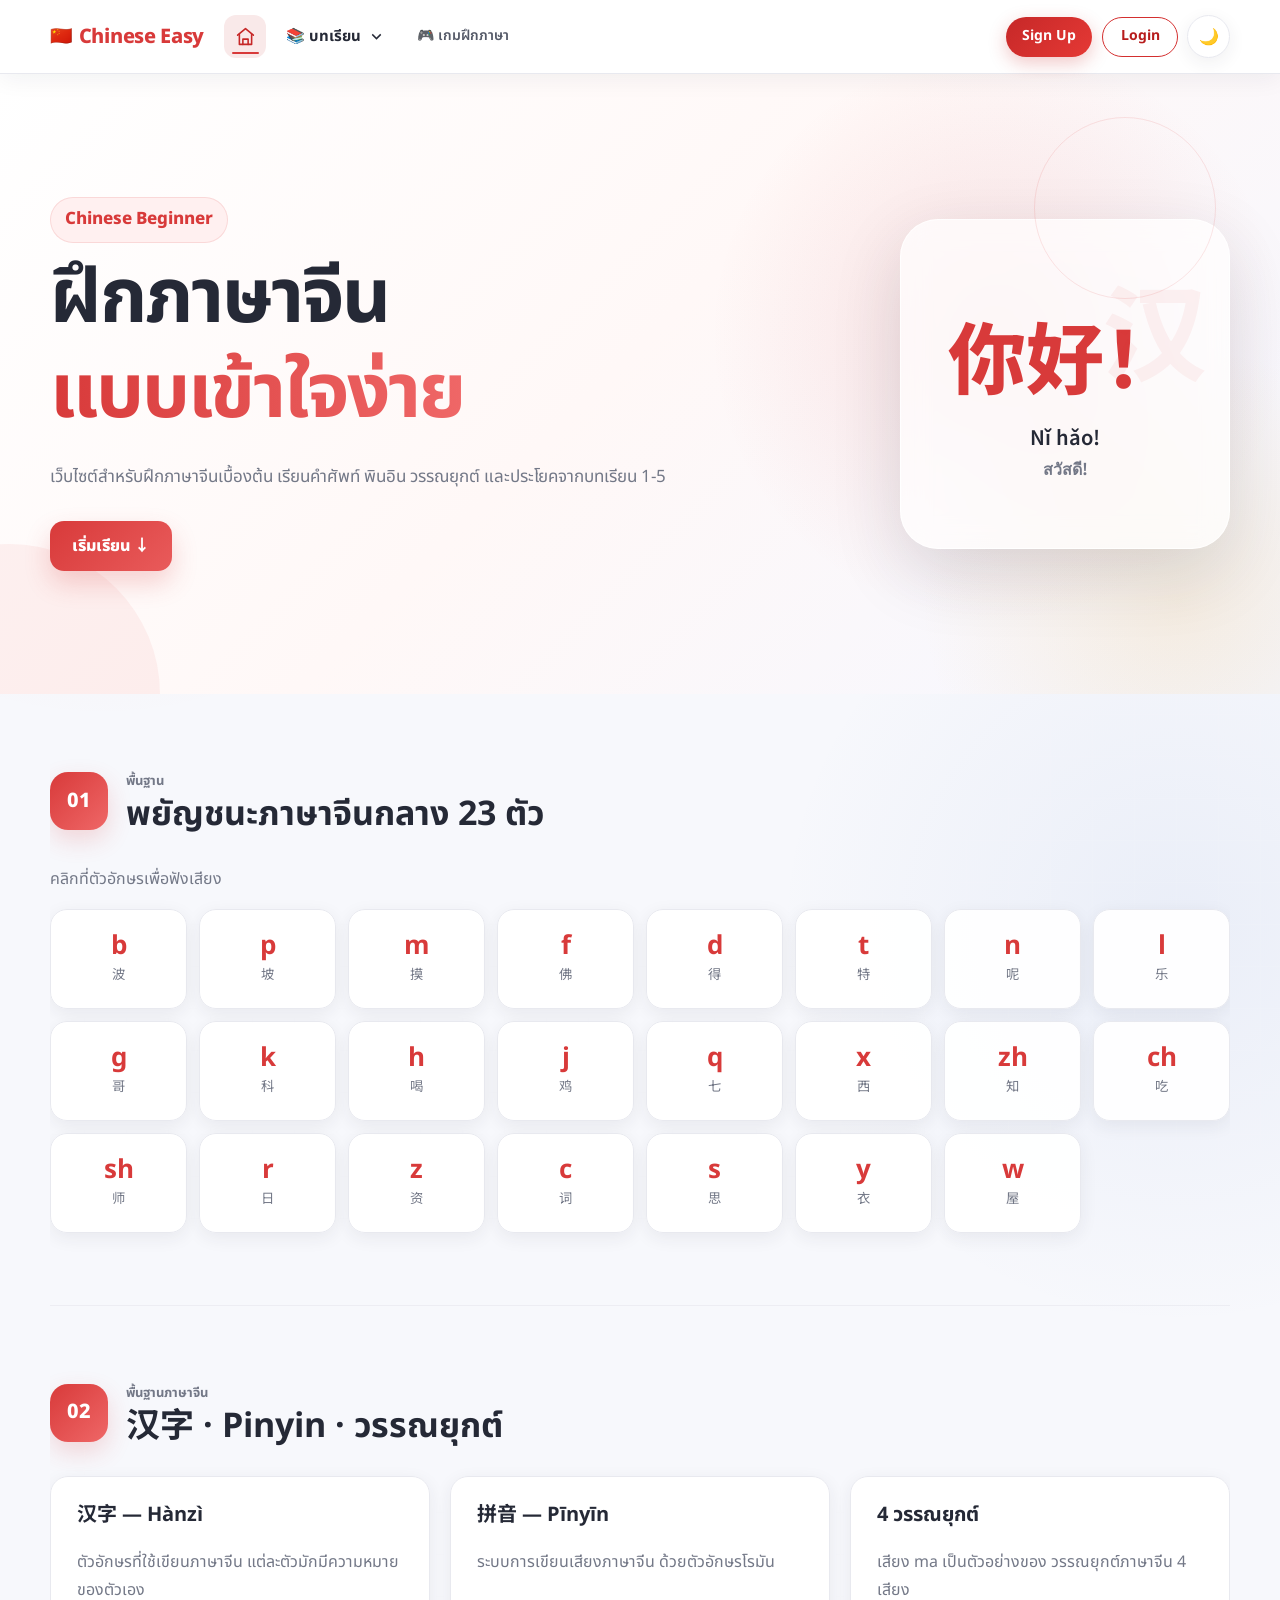
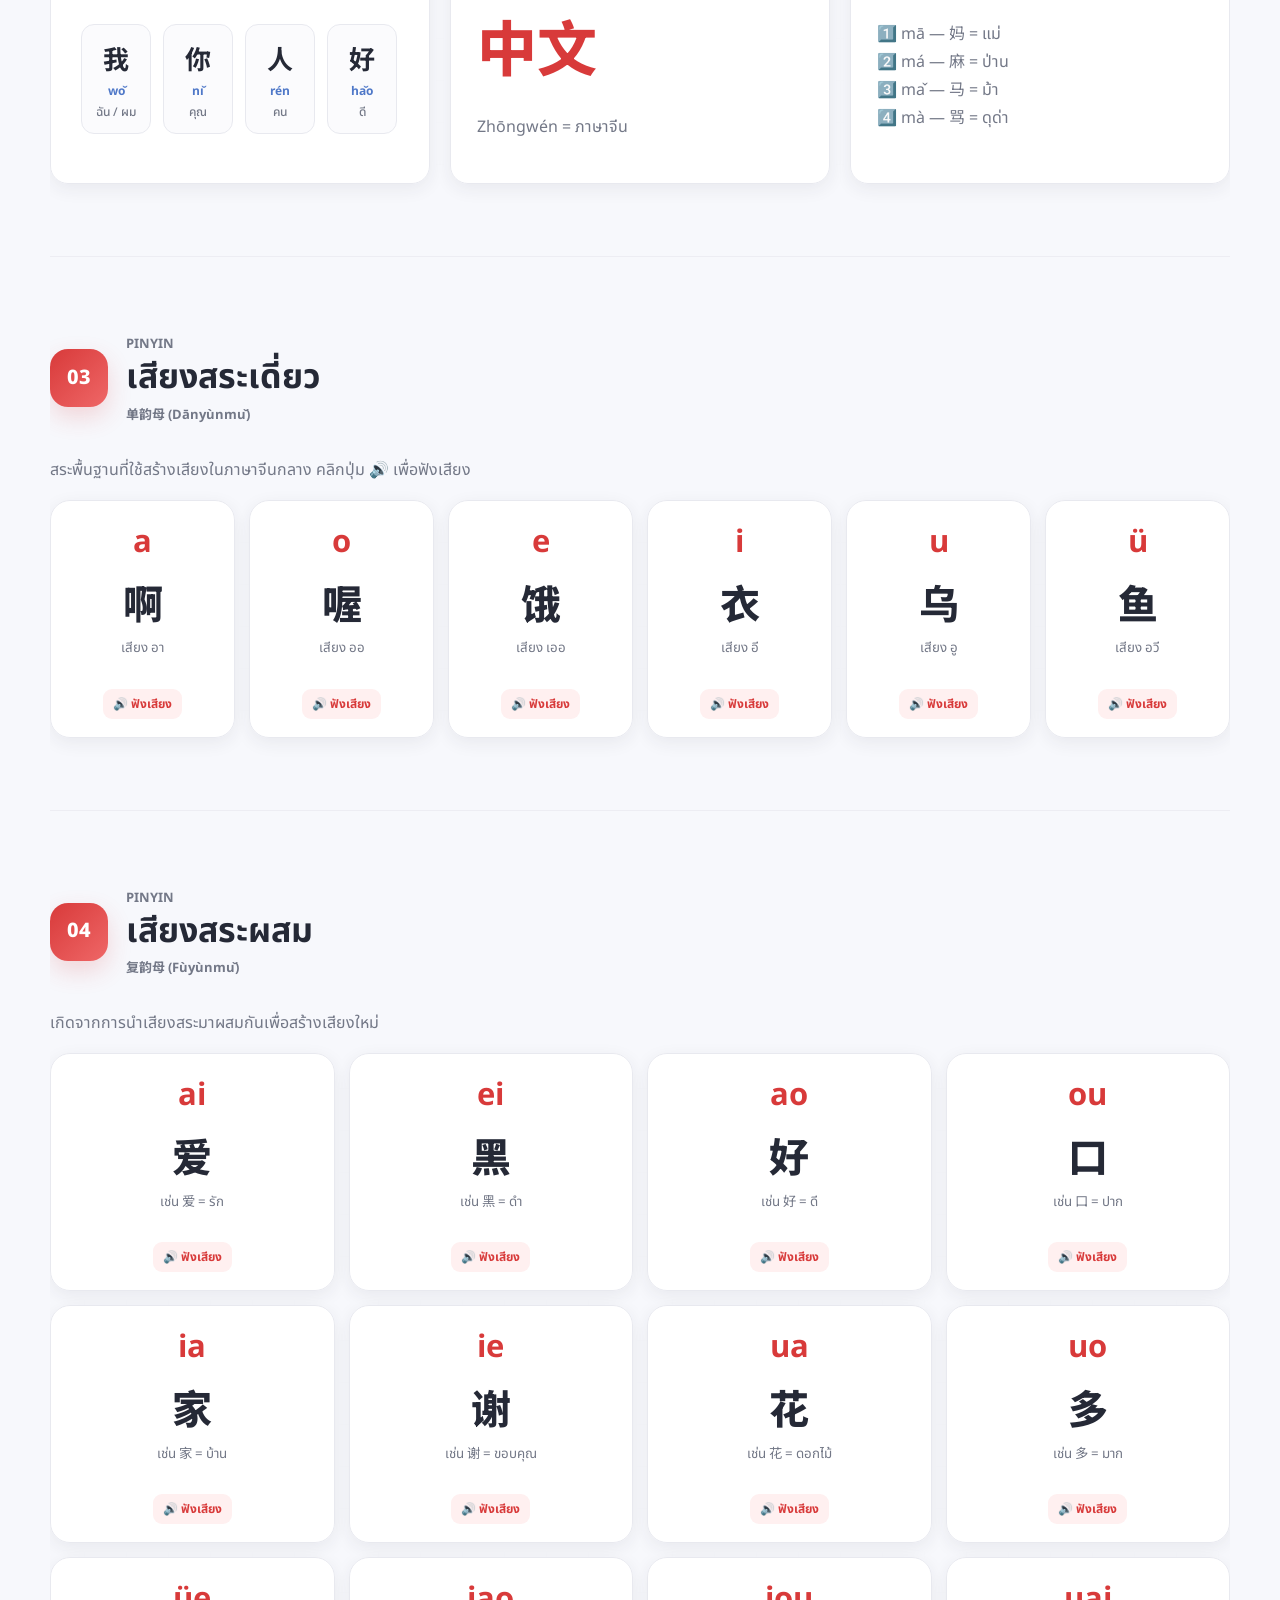
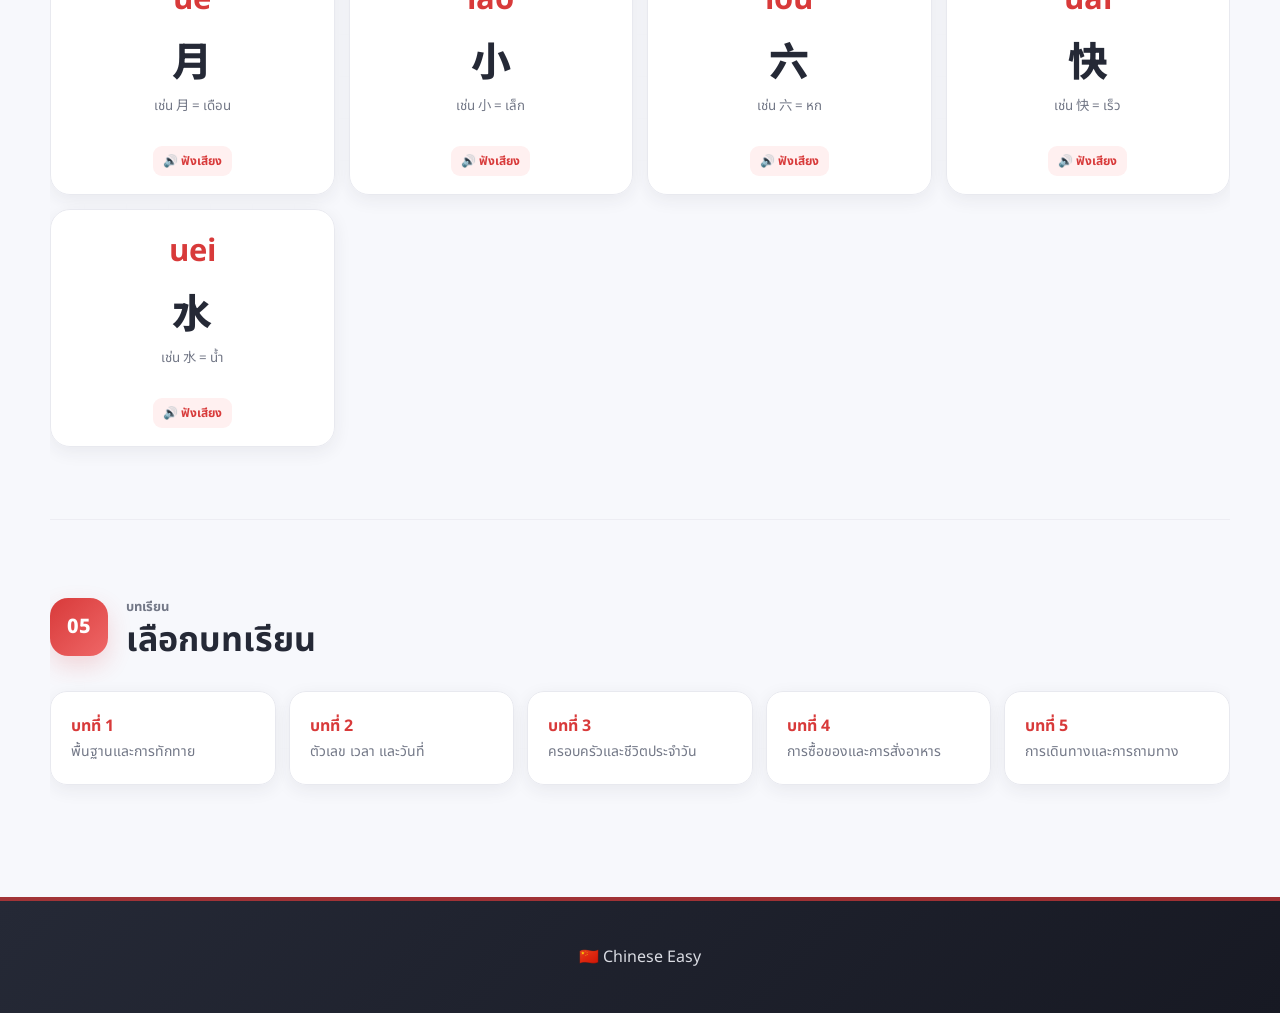
<file: index.html>
<!DOCTYPE html>
<html lang="th">
<head>
    <meta charset="UTF-8">
    <meta name="viewport" content="width=device-width, initial-scale=1.0">
    <title>Chinese Easy - Home</title>
    <link rel="stylesheet" href="style.css">
</head>

<body>

<header class="site-header">
    <div class="logo">
        <span class="logo-flag">🇨🇳</span>
        <span>Chinese Easy</span>
    </div>

    <nav class="nav-main" aria-label="เมนูหลัก">
        <a href="index.html"
           class="home-icon active"
           title="Home"
           aria-label="Home">
            <svg viewBox="0 0 24 24" aria-hidden="true">
                <path d="M3 10.5L12 3l9 7.5"></path>
                <path d="M5 9.5V21h14V9.5"></path>
                <path d="M9 21v-6h6v6"></path>
            </svg>
        </a>

        <div class="nav-dropdown">
            <button class="dropdown-btn"
                    type="button"
                    aria-haspopup="true"
                    aria-expanded="false">
                <span>📚 บทเรียน</span>
                <svg class="arrow-icon" viewBox="0 0 24 24" aria-hidden="true">
                    <path d="M6 9l6 6 6-6"></path>
                </svg>
            </button>

            <div class="dropdown-menu">
                <a href="บท1.html" class="lesson-menu-item">
                    <span class="lesson-icon">🔤</span>
                    <span>
                        <strong>บทที่ 1</strong>
                        <small>พื้นฐานภาษาจีนและการทักทาย</small>
                    </span>
                </a>
                <a href="บท2.html" class="lesson-menu-item">
                    <span class="lesson-icon">🔢</span>
                    <span>
                        <strong>บทที่ 2</strong>
                        <small>ตัวเลข เวลา และวันที่</small>
                    </span>
                </a>
                <a href="บท3.html" class="lesson-menu-item">
                    <span class="lesson-icon">👨‍👩‍👧‍👦</span>
                    <span>
                        <strong>บทที่ 3</strong>
                        <small>ครอบครัวและชีวิตประจำวัน</small>
                    </span>
                </a>
                <a href="บท4.html" class="lesson-menu-item">
                    <span class="lesson-icon">🛒</span>
                    <span>
                        <strong>บทที่ 4</strong>
                        <small>การซื้อของและการสั่งอาหาร</small>
                    </span>
                </a>
                <a href="บท5.html" class="lesson-menu-item">
                    <span class="lesson-icon">🚆</span>
                    <span>
                        <strong>บทที่ 5</strong>
                        <small>การเดินทางและการถามทาง</small>
                    </span>
                </a>
            </div>
        </div>

        <a href="chinese-lesson-game.html"
           class="nav-link">
            🎮 เกมฝึกภาษา
        </a>
    </nav>

    <div class="top-actions navbar-actions">
        <div id="userArea"></div>
        <button id="themeToggle"
                class="theme-toggle"
                type="button"
                aria-label="เปลี่ยนธีม">🌙</button>
    </div>
</header>
</header>

<section class="hero">
    <div>
        <p class="tag">Chinese Beginner</p>

        <h1>
            ฝึกภาษาจีน<br>
            <span>แบบเข้าใจง่าย</span>
        </h1>

        <p>
            เว็บไซต์สำหรับฝึกภาษาจีนเบื้องต้น
            เรียนคำศัพท์ พินอิน วรรณยุกต์
            และประโยคจากบทเรียน 1-5
        </p>

        <a href="#initials" class="btn">เริ่มเรียน ↓</a>
    </div>

    <div class="hero-box">
        你好！
        <small>Nǐ hǎo!</small>
        <b>สวัสดี!</b>
    </div>
</section>


<main>

<!-- พยัญชนะ -->
<section id="initials" class="section">

    <div class="title">
        <span>01</span>

        <div>
            <small>พื้นฐาน</small>
            <h2>พยัญชนะภาษาจีนกลาง 23 ตัว</h2>
        </div>
    </div>

    <p>
        คลิกที่ตัวอักษรเพื่อฟังเสียง
    </p>

    <div class="initial-grid">

        <button onclick="speak('ㄅ')">
            <strong>b</strong>
            <small>波</small>
        </button>

        <button onclick="speak('ㄆ')">
            <strong>p</strong>
            <small>坡</small>
        </button>

        <button onclick="speak('ㄇ')">
            <strong>m</strong>
            <small>摸</small>
        </button>

        <button onclick="speak('ㄈ')">
            <strong>f</strong>
            <small>佛</small>
        </button>

        <button onclick="speak('ㄉ')">
            <strong>d</strong>
            <small>得</small>
        </button>

        <button onclick="speak('ㄊ')">
            <strong>t</strong>
            <small>特</small>
        </button>

        <button onclick="speak('ㄋ')">
            <strong>n</strong>
            <small>呢</small>
        </button>

        <button onclick="speak('ㄌ')">
            <strong>l</strong>
            <small>乐</small>
        </button>

        <button onclick="speak('ㄍ')">
            <strong>g</strong>
            <small>哥</small>
        </button>

        <button onclick="speak('ㄎ')">
            <strong>k</strong>
            <small>科</small>
        </button>

        <button onclick="speak('ㄏ')">
            <strong>h</strong>
            <small>喝</small>
        </button>

        <button onclick="speak('ㄐ')">
            <strong>j</strong>
            <small>鸡</small>
        </button>

        <button onclick="speak('ㄑ')">
            <strong>q</strong>
            <small>七</small>
        </button>

        <button onclick="speak('ㄒ')">
            <strong>x</strong>
            <small>西</small>
        </button>

        <button onclick="speak('ㄓ')">
            <strong>zh</strong>
            <small>知</small>
        </button>

        <button onclick="speak('ㄔ')">
            <strong>ch</strong>
            <small>吃</small>
        </button>

        <button onclick="speak('ㄕ')">
            <strong>sh</strong>
            <small>师</small>
        </button>

        <button onclick="speak('ㄖ')">
            <strong>r</strong>
            <small>日</small>
        </button>

        <button onclick="speak('ㄗ')">
            <strong>z</strong>
            <small>资</small>
        </button>

        <button onclick="speak('ㄘ')">
            <strong>c</strong>
            <small>词</small>
        </button>

        <button onclick="speak('ㄙ')">
            <strong>s</strong>
            <small>思</small>
        </button>

        <button onclick="speak('丨')">
            <strong>y</strong>
            <small>衣</small>
        </button>

        <button onclick="speak('ㄨ')">
            <strong>w</strong>
            <small>屋</small>
        </button>

    </div>

</section>


<!-- พื้นฐาน -->
<section class="section">

    <div class="title">
        <span>02</span>

        <div>
            <small>พื้นฐานภาษาจีน</small>
            <h2>汉字 · Pinyin · วรรณยุกต์</h2>
        </div>
    </div>

    <div class="cards">

        <div class="card">
            <h3>汉字 — Hànzì</h3>

            <p>
                ตัวอักษรที่ใช้เขียนภาษาจีน
                แต่ละตัวมักมีความหมายของตัวเอง
            </p>

            <div class="word">
                我
                <small>wǒ</small>
                <b>ฉัน / ผม</b>
            </div>

            <div class="word">
                你
                <small>nǐ</small>
                <b>คุณ</b>
            </div>

            <div class="word">
                人
                <small>rén</small>
                <b>คน</b>
            </div>

            <div class="word">
                好
                <small>hǎo</small>
                <b>ดี</b>
            </div>
        </div>


        <div class="card">
            <h3>拼音 — Pīnyīn</h3>

            <p>
                ระบบการเขียนเสียงภาษาจีน
                ด้วยตัวอักษรโรมัน
            </p>

            <div class="big-word">
                中文
            </div>

            <p>Zhōngwén = ภาษาจีน</p>
        </div>


        <div class="card">

            <h3>4 วรรณยุกต์</h3>

            <p>
                เสียง ma เป็นตัวอย่างของ
                วรรณยุกต์ภาษาจีน 4 เสียง
            </p>

            <p>
                1️⃣ mā — 妈 = แม่<br>
                2️⃣ má — 麻 = ป่าน<br>
                3️⃣ mǎ — 马 = ม้า<br>
                4️⃣ mà — 骂 = ดุด่า
            </p>

        </div>

    </div>

</section>

<section id="vowels" class="section vowel-section">
    <div class="title">
        <span>03</span>
        <div>
            <small>PINYIN</small>
            <h2>เสียงสระเดี่ยว</h2>
            <small>单韵母 (Dānyùnmǔ)</small>
        </div>
    </div>
    <p>สระพื้นฐานที่ใช้สร้างเสียงในภาษาจีนกลาง คลิกปุ่ม 🔊 เพื่อฟังเสียง</p>
    <div class="vowel-grid-home">
        <button class="vowel-card-home" onclick="speak('啊')"><strong>a</strong><span>啊</span><small>เสียง อา</small><b>🔊 ฟังเสียง</b></button>
        <button class="vowel-card-home" onclick="speak('喔')"><strong>o</strong><span>喔</span><small>เสียง ออ</small><b>🔊 ฟังเสียง</b></button>
        <button class="vowel-card-home" onclick="speak('饿')"><strong>e</strong><span>饿</span><small>เสียง เออ</small><b>🔊 ฟังเสียง</b></button>
        <button class="vowel-card-home" onclick="speak('衣')"><strong>i</strong><span>衣</span><small>เสียง อี</small><b>🔊 ฟังเสียง</b></button>
        <button class="vowel-card-home" onclick="speak('乌')"><strong>u</strong><span>乌</span><small>เสียง อู</small><b>🔊 ฟังเสียง</b></button>
        <button class="vowel-card-home" onclick="speak('鱼')"><strong>ü</strong><span>鱼</span><small>เสียง อวี</small><b>🔊 ฟังเสียง</b></button>
    </div>
</section>

<section id="compound-vowels" class="section vowel-section">
    <div class="title">
        <span>04</span>
        <div>
            <small>PINYIN</small>
            <h2>เสียงสระผสม</h2>
            <small>复韵母 (Fùyùnmǔ)</small>
        </div>
    </div>
    <p>เกิดจากการนำเสียงสระมาผสมกันเพื่อสร้างเสียงใหม่</p>
    <div class="vowel-grid-home compound">
        <button class="vowel-card-home" onclick="speak('爱')"><strong>ai</strong><span>爱</span><small>เช่น 爱 = รัก</small><b>🔊 ฟังเสียง</b></button>
        <button class="vowel-card-home" onclick="speak('黑')"><strong>ei</strong><span>黑</span><small>เช่น 黑 = ดำ</small><b>🔊 ฟังเสียง</b></button>
        <button class="vowel-card-home" onclick="speak('好')"><strong>ao</strong><span>好</span><small>เช่น 好 = ดี</small><b>🔊 ฟังเสียง</b></button>
        <button class="vowel-card-home" onclick="speak('口')"><strong>ou</strong><span>口</span><small>เช่น 口 = ปาก</small><b>🔊 ฟังเสียง</b></button>
        <button class="vowel-card-home" onclick="speak('家')"><strong>ia</strong><span>家</span><small>เช่น 家 = บ้าน</small><b>🔊 ฟังเสียง</b></button>
        <button class="vowel-card-home" onclick="speak('谢')"><strong>ie</strong><span>谢</span><small>เช่น 谢 = ขอบคุณ</small><b>🔊 ฟังเสียง</b></button>
        <button class="vowel-card-home" onclick="speak('花')"><strong>ua</strong><span>花</span><small>เช่น 花 = ดอกไม้</small><b>🔊 ฟังเสียง</b></button>
        <button class="vowel-card-home" onclick="speak('多')"><strong>uo</strong><span>多</span><small>เช่น 多 = มาก</small><b>🔊 ฟังเสียง</b></button>
        <button class="vowel-card-home" onclick="speak('月')"><strong>üe</strong><span>月</span><small>เช่น 月 = เดือน</small><b>🔊 ฟังเสียง</b></button>
        <button class="vowel-card-home" onclick="speak('小')"><strong>iao</strong><span>小</span><small>เช่น 小 = เล็ก</small><b>🔊 ฟังเสียง</b></button>
        <button class="vowel-card-home" onclick="speak('六')"><strong>iou</strong><span>六</span><small>เช่น 六 = หก</small><b>🔊 ฟังเสียง</b></button>
        <button class="vowel-card-home" onclick="speak('快')"><strong>uai</strong><span>快</span><small>เช่น 快 = เร็ว</small><b>🔊 ฟังเสียง</b></button>
        <button class="vowel-card-home" onclick="speak('水')"><strong>uei</strong><span>水</span><small>เช่น 水 = น้ำ</small><b>🔊 ฟังเสียง</b></button>
    </div>
</section>

<!-- บทเรียน -->
<section class="section">

    <div class="title">
        <span>05</span>

        <div>
            <small>บทเรียน</small>
            <h2>เลือกบทเรียน</h2>
        </div>
    </div>

    <div class="lesson-list">

        <a href="บท1.html">
            <b>บทที่ 1</b>
            <span>พื้นฐานและการทักทาย</span>
        </a>

        <a href="บท2.html">
            <b>บทที่ 2</b>
            <span>ตัวเลข เวลา และวันที่</span>
        </a>

        <a href="บท3.html">
            <b>บทที่ 3</b>
            <span>ครอบครัวและชีวิตประจำวัน</span>
        </a>

        <a href="บท4.html">
            <b>บทที่ 4</b>
            <span>การซื้อของและการสั่งอาหาร</span>
        </a>

        <a href="บท5.html">
            <b>บทที่ 5</b>
            <span>การเดินทางและการถามทาง</span>
        </a>

    </div>

</section>

</main>

<footer>
    🇨🇳 Chinese Easy
</footer>
<script src="script.js"></script>
<script src="theme.js"></script>
<script src="auth.js"></script>
</body>
</html>
</file>
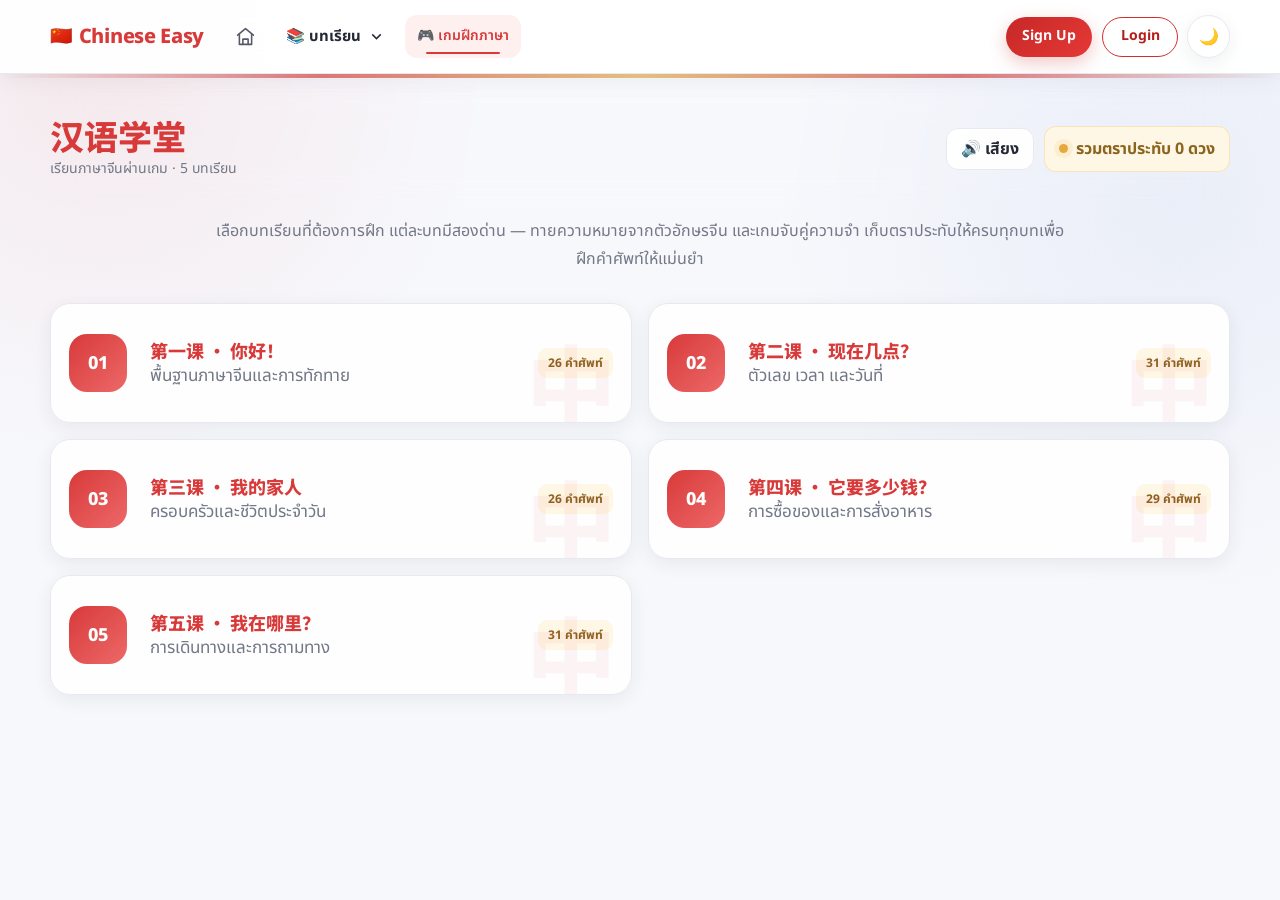
<file: chinese-lesson-game.html>
<!DOCTYPE html>
<html lang="th">
<head>
<meta charset="UTF-8">
<meta name="viewport" content="width=device-width, initial-scale=1.0">
<title>汉语学堂 · เรียนจีนผ่านเกม</title>
<link rel="stylesheet" href="style.css">
</head>
<body>
<header class="site-header">
    <div class="logo">
        <span class="logo-flag">🇨🇳</span>
        <span>Chinese Easy</span>
    </div>

    <nav class="nav-main" aria-label="เมนูหลัก">
        <a href="index.html"
           class="home-icon"
           title="Home"
           aria-label="Home">
            <svg viewBox="0 0 24 24" aria-hidden="true">
                <path d="M3 10.5L12 3l9 7.5"></path>
                <path d="M5 9.5V21h14V9.5"></path>
                <path d="M9 21v-6h6v6"></path>
            </svg>
        </a>

        <div class="nav-dropdown">
            <button class="dropdown-btn"
                    type="button"
                    aria-haspopup="true"
                    aria-expanded="false">
                <span>📚 บทเรียน</span>
                <svg class="arrow-icon" viewBox="0 0 24 24" aria-hidden="true">
                    <path d="M6 9l6 6 6-6"></path>
                </svg>
            </button>

            <div class="dropdown-menu">
                <a href="บท1.html" class="lesson-menu-item">
                    <span class="lesson-icon">🔤</span>
                    <span>
                        <strong>บทที่ 1</strong>
                        <small>พื้นฐานภาษาจีนและการทักทาย</small>
                    </span>
                </a>
                <a href="บท2.html" class="lesson-menu-item">
                    <span class="lesson-icon">🔢</span>
                    <span>
                        <strong>บทที่ 2</strong>
                        <small>ตัวเลข เวลา และวันที่</small>
                    </span>
                </a>
                <a href="บท3.html" class="lesson-menu-item">
                    <span class="lesson-icon">👨‍👩‍👧‍👦</span>
                    <span>
                        <strong>บทที่ 3</strong>
                        <small>ครอบครัวและชีวิตประจำวัน</small>
                    </span>
                </a>
                <a href="บท4.html" class="lesson-menu-item">
                    <span class="lesson-icon">🛒</span>
                    <span>
                        <strong>บทที่ 4</strong>
                        <small>การซื้อของและการสั่งอาหาร</small>
                    </span>
                </a>
                <a href="บท5.html" class="lesson-menu-item">
                    <span class="lesson-icon">🚆</span>
                    <span>
                        <strong>บทที่ 5</strong>
                        <small>การเดินทางและการถามทาง</small>
                    </span>
                </a>
            </div>
        </div>

        <a href="chinese-lesson-game.html"
           class="nav-link active">
            🎮 เกมฝึกภาษา
        </a>
    </nav>

    <div class="top-actions navbar-actions">
        <div id="userArea"></div>
        <button id="themeToggle"
                class="theme-toggle"
                type="button"
                aria-label="เปลี่ยนธีม">🌙</button>
    </div>
</header>
<div class="fiber"></div>
<div class="wrap">
  <header class="top">
    <div class="brand">
      <span class="cn">汉语学堂</span>
      <span class="th">เรียนภาษาจีนผ่านเกม · 5 บทเรียน</span>
    </div>
    <div class="top-actions">
      <button class="sound-toggle" id="soundToggle" onclick="toggleSound()">🔊 เสียง</button>
      <div class="score-chip"><span class="dot"></span><span id="scoreChipText">รวมตราประทับ 0 ดวง</span></div>
    </div>
  </header>

  <!-- HOME -->
  <section class="screen active" id="screen-home">
    <p class="intro">เลือกบทเรียนที่ต้องการฝึก แต่ละบทมีสองด่าน — ทายความหมายจากตัวอักษรจีน และเกมจับคู่ความจำ เก็บตราประทับให้ครบทุกบทเพื่อฝึกคำศัพท์ให้แม่นยำ</p>
    <div class="shelf" id="chapterShelf"></div>
  </section>

  <!-- LESSON MENU -->
  <section class="screen" id="screen-lesson">
    <button class="back-link" onclick="playClickSound(); goHome()">← กลับไปเลือกบท</button>
    <div class="lesson-hero">
      <div class="cn-title" id="lessonCnTitle"></div>
      <div class="th-title" id="lessonThTitle"></div>
    </div>
    <div class="mode-grid">
      <button class="mode-card" onclick="playStartSound(); startQuiz()">
        <h3>ทายความหมาย</h3>
        <p>ดูตัวอักษรจีนและพินอิน แล้วเลือกความหมายภาษาไทยที่ถูกต้องจาก 4 ตัวเลือก</p>
      </button>
      <button class="mode-card" onclick="playStartSound(); startMatch()">
        <h3>เกมจับคู่ความจำ</h3>
        <p>พลิกไพ่หาคู่ระหว่างตัวอักษรจีนกับความหมายภาษาไทยให้ครบทุกคู่</p>
      </button>
    </div>
  </section>

  <!-- QUIZ -->
  <section class="screen" id="screen-quiz">
    <button class="back-link" onclick="playClickSound(); goLessonMenu()">← กลับไปเลือกด่าน</button>
    <div class="quiz-top">
      <span id="quizProgressText">คำที่ 1 / 12</span>
      <span id="quizScoreText">ถูก 0</span>
    </div>
    <div class="progress-track"><div class="progress-fill" id="quizProgressFill"></div></div>
    <div class="quiz-card">
      <div class="seal-stamp" id="quizSeal">对</div>
      <div class="quiz-hanzi" id="quizHanzi"></div>
      <div class="quiz-pinyin" id="quizPinyin"></div>
      <div class="quiz-question-label">แปลว่าอะไร?</div>
      <div class="options" id="quizOptions"></div>
      <div class="quiz-next" id="quizNextWrap" style="display:none;">
        <button class="primary" onclick="playClickSound(); nextQuizQuestion()">ข้อถัดไป →</button>
      </div>
    </div>
  </section>

  <!-- MATCH -->
  <section class="screen" id="screen-match">
    <button class="back-link" onclick="playClickSound(); goLessonMenu()">← กลับไปเลือกด่าน</button>
    <div class="match-top">
      <span id="matchPairsText">จับคู่แล้ว 0 / 6</span>
      <span id="matchMovesText">พลิกไพ่ 0 ครั้ง</span>
    </div>
    <div class="match-grid" id="matchGrid"></div>
  </section>

  <!-- RESULT -->
  <section class="screen" id="screen-result">
    <div class="result-card">
      <div class="big" id="resultTitle"></div>
      <div class="sub" id="resultSub"></div>
      <div class="seals-row" id="resultSeals"></div>
      <div class="result-actions">
        <button class="primary" onclick="playStartSound(); replayLast()">เล่นด่านนี้อีกครั้ง</button>
        <button class="ghost" onclick="playClickSound(); goLessonMenu()">เลือกด่านอื่น</button>
        <button class="ghost" onclick="playClickSound(); goHome()">เลือกบทอื่น</button>
      </div>
    </div>
  </section>

</div>

<script>
/* ===================== DATA ===================== */
const chapters = [
  {
    id:1, cn:"第一课", th:"พื้นฐานภาษาจีนและการทักทาย", subtitle:"你好！",
    words:[
      ["你好","nǐ hǎo","สวัสดี"], ["您好","nín hǎo","สวัสดี (สุภาพ)"], ["我","wǒ","ฉัน / ผม"],
      ["你","nǐ","คุณ"], ["您","nín","คุณ (สุภาพ)"], ["他","tā","เขา"], ["她","tā","เธอ"],
      ["是","shì","เป็น / คือ"], ["叫","jiào","ชื่อ / เรียกว่า"], ["名字","míngzi","ชื่อ"],
      ["什么","shénme","อะไร"], ["谁","shéi","ใคร"], ["很","hěn","มาก / ค่อนข้าง"], ["好","hǎo","ดี"],
      ["是的","shì de","ใช่"], ["不","bù","ไม่ / ไม่ใช่"], ["谢谢","xièxie","ขอบคุณ"],
      ["不客气","bú kèqi","ไม่เป็นไร"], ["对不起","duìbuqǐ","ขอโทษ"], ["再见","zàijiàn","ลาก่อน"],
      ["请","qǐng","กรุณา / เชิญ"], ["认识","rènshi","รู้จัก"], ["高兴","gāoxìng","ดีใจ / ยินดี"],
      ["学生","xuéshēng","นักเรียน / นักศึกษา"], ["老师","lǎoshī","ครู / อาจารย์"], ["中文","Zhōngwén","ภาษาจีน"]
    ]
  },
  {
    id:2, cn:"第二课", th:"ตัวเลข เวลา และวันที่", subtitle:"现在几点？",
    words:[
      ["一","yī","หนึ่ง"], ["二","èr","สอง"], ["三","sān","สาม"], ["四","sì","สี่"], ["五","wǔ","ห้า"],
      ["六","liù","หก"], ["七","qī","เจ็ด"], ["八","bā","แปด"], ["九","jiǔ","เก้า"], ["十","shí","สิบ"],
      ["百","bǎi","ร้อย"], ["岁","suì","ปี (บอกอายุ)"], ["时间","shíjiān","เวลา"], ["现在","xiànzài","ตอนนี้"],
      ["几","jǐ","กี่"], ["点","diǎn","โมง / นาฬิกา"], ["分","fēn","นาที"], ["今天","jīntiān","วันนี้"],
      ["昨天","zuótiān","เมื่อวาน"], ["明天","míngtiān","พรุ่งนี้"], ["年","nián","ปี"], ["月","yuè","เดือน"],
      ["号","hào","วันที่"], ["星期","xīngqī","สัปดาห์"], ["星期一","xīngqī yī","วันจันทร์"],
      ["星期二","xīngqī èr","วันอังคาร"], ["星期三","xīngqī sān","วันพุธ"], ["星期四","xīngqī sì","วันพฤหัสบดี"],
      ["星期五","xīngqī wǔ","วันศุกร์"], ["星期六","xīngqī liù","วันเสาร์"], ["星期日","xīngqī rì","วันอาทิตย์"]
    ]
  },
  {
    id:3, cn:"第三课", th:"ครอบครัวและชีวิตประจำวัน", subtitle:"我的家人",
    words:[
      ["家","jiā","บ้าน / ครอบครัว"], ["家人","jiārén","สมาชิกครอบครัว"], ["爸爸","bàba","พ่อ"],
      ["妈妈","māma","แม่"], ["哥哥","gēge","พี่ชาย"], ["姐姐","jiějie","พี่สาว"], ["弟弟","dìdi","น้องชาย"],
      ["妹妹","mèimei","น้องสาว"], ["朋友","péngyou","เพื่อน"], ["人","rén","คน"], ["有","yǒu","มี"],
      ["没有","méiyǒu","ไม่มี"], ["起床","qǐchuáng","ตื่นนอน"], ["睡觉","shuìjiào","นอน"],
      ["吃饭","chīfàn","กินข้าว"], ["喝水","hē shuǐ","ดื่มน้ำ"], ["上课","shàngkè","เข้าเรียน"],
      ["学习","xuéxí","เรียน"], ["工作","gōngzuò","ทำงาน"], ["回家","huí jiā","กลับบ้าน"],
      ["休息","xiūxi","พักผ่อน"], ["早上","zǎoshang","ตอนเช้า"], ["中午","zhōngwǔ","ตอนเที่ยง"],
      ["下午","xiàwǔ","ตอนบ่าย"], ["晚上","wǎnshang","ตอนเย็น / กลางคืน"], ["每天","měitiān","ทุกวัน"]
    ]
  },
  {
    id:4, cn:"第四课", th:"การซื้อของและการสั่งอาหาร", subtitle:"它要多少钱？",
    words:[
      ["买","mǎi","ซื้อ"], ["卖","mài","ขาย"], ["要","yào","ต้องการ"], ["想","xiǎng","อยาก"],
      ["钱","qián","เงิน"], ["价格","jiàgé","ราคา"], ["多少","duōshao","เท่าไหร่"], ["贵","guì","แพง"],
      ["便宜","piányi","ถูก"], ["这个","zhège","อันนี้"], ["那个","nàge","อันนั้น"], ["多少个","duōshao ge","กี่อัน"],
      ["斤","jīn","จิน (หน่วยน้ำหนักจีน)"], ["吃","chī","กิน"], ["喝","hē","ดื่ม"], ["饭","fàn","ข้าว / อาหาร"],
      ["菜","cài","อาหาร / กับข้าว"], ["水","shuǐ","น้ำ"], ["茶","chá","ชา"], ["咖啡","kāfēi","กาแฟ"],
      ["米饭","mǐfàn","ข้าวสวย"], ["面条","miàntiáo","บะหมี่"], ["鸡肉","jīròu","เนื้อไก่"], ["猪肉","zhūròu","เนื้อหมู"],
      ["好吃","hǎochī","อร่อย"], ["杯","bēi","แก้ว"], ["碗","wǎn","ชาม"], ["菜单","càidān","เมนู"], ["服务员","fúwùyuán","พนักงาน"]
    ]
  },
  {
    id:5, cn:"第五课", th:"การเดินทางและการถามทาง", subtitle:"我在哪里？",
    words:[
      ["去","qù","ไป"], ["来","lái","มา"], ["走","zǒu","เดิน"], ["坐","zuò","นั่ง / โดยสาร"], ["车","chē","รถ"],
      ["出租车","chūzūchē","แท็กซี่"], ["公共汽车","gōnggòng qìchē","รถโดยสาร"], ["地铁","dìtiě","รถไฟใต้ดิน"],
      ["火车","huǒchē","รถไฟ"], ["飞机","fēijī","เครื่องบิน"], ["机场","jīchǎng","สนามบิน"], ["车站","chēzhàn","สถานี"],
      ["学校","xuéxiào","โรงเรียน"], ["医院","yīyuàn","โรงพยาบาล"], ["银行","yínháng","ธนาคาร"], ["商店","shāngdiàn","ร้านค้า"],
      ["餐厅","cāntīng","ร้านอาหาร"], ["厕所","cèsuǒ","ห้องน้ำ"], ["哪里","nǎlǐ","ที่ไหน"], ["这里","zhèlǐ","ที่นี่"],
      ["那里","nàlǐ","ที่นั่น"], ["左边","zuǒbian","ด้านซ้าย"], ["右边","yòubian","ด้านขวา"], ["前面","qiánmiàn","ด้านหน้า"],
      ["后面","hòumiàn","ด้านหลัง"], ["里面","lǐmiàn","ด้านใน"], ["外面","wàimiàn","ด้านนอก"], ["远","yuǎn","ไกล"],
      ["近","jìn","ใกล้"], ["直走","zhí zǒu","เดินตรงไป"], ["怎么走","zěnme zǒu","ไปอย่างไร"]
    ]
  }
];


/* ===================== GAME SOUND EFFECTS ===================== */
let gameAudioCtx = null;
let soundEnabled = true;

function getAudioContext(){
  if(!gameAudioCtx){
    const AC = window.AudioContext || window.webkitAudioContext;
    if(!AC) return null;
    gameAudioCtx = new AC();
  }
  if(gameAudioCtx.state === 'suspended') gameAudioCtx.resume();
  return gameAudioCtx;
}

function playTone(freq, duration=0.12, type='sine', volume=0.045, delay=0){
  if(!soundEnabled) return;
  const ctx = getAudioContext();
  if(!ctx) return;

  const now = ctx.currentTime + delay;
  const osc = ctx.createOscillator();
  const gain = ctx.createGain();

  osc.type = type;
  osc.frequency.setValueAtTime(freq, now);
  gain.gain.setValueAtTime(0.0001, now);
  gain.gain.exponentialRampToValueAtTime(volume, now + 0.012);
  gain.gain.exponentialRampToValueAtTime(0.0001, now + duration);

  osc.connect(gain);
  gain.connect(ctx.destination);
  osc.start(now);
  osc.stop(now + duration + 0.02);
}

function playClickSound(){
  playTone(520, 0.07, 'sine', 0.035);
}

function playCorrectSound(){
  playTone(660, 0.10, 'sine', 0.045);
  playTone(880, 0.16, 'sine', 0.045, 0.09);
}

function playWrongSound(){
  playTone(220, 0.12, 'triangle', 0.04);
  playTone(165, 0.18, 'triangle', 0.035, 0.10);
}

function playFlipSound(){
  playTone(360, 0.055, 'sine', 0.025);
}

function playMatchSound(){
  playTone(523, 0.08, 'sine', 0.04);
  playTone(659, 0.08, 'sine', 0.04, 0.08);
  playTone(784, 0.18, 'sine', 0.045, 0.16);
}

function playFinishSound(){
  playTone(523, 0.10, 'sine', 0.04);
  playTone(659, 0.10, 'sine', 0.04, 0.10);
  playTone(784, 0.10, 'sine', 0.04, 0.20);
  playTone(1047, 0.28, 'sine', 0.05, 0.30);
}

function playStartSound(){
  playTone(392, 0.08, 'sine', 0.035);
  playTone(523, 0.12, 'sine', 0.04, 0.08);
}

function toggleSound(){
  soundEnabled = !soundEnabled;
  const btn = document.getElementById('soundToggle');
  if(btn){
    btn.textContent = soundEnabled ? '🔊 เสียง' : '🔇 ปิดเสียง';
    btn.classList.toggle('muted', !soundEnabled);
  }
  if(soundEnabled) playClickSound();
}


/* ===================== STATE ===================== */
let totalSeals = 0;
let currentChapter = null;
let currentMode = null; // 'quiz' | 'match'

// quiz state
let quizQuestions = [];
let quizIndex = 0;
let quizCorrect = 0;
let quizAnswered = false;

// match state
let matchCards = [];
let matchFlipped = [];
let matchSolvedCount = 0;
let matchMoves = 0;
let matchTotalPairs = 6;
let matchLock = false;

/* ===================== HELPERS ===================== */
function shuffle(arr){
  const a = arr.slice();
  for(let i=a.length-1;i>0;i--){
    const j = Math.floor(Math.random()*(i+1));
    [a[i],a[j]]=[a[j],a[i]];
  }
  return a;
}
function sample(arr,n){ return shuffle(arr).slice(0,n); }
function showScreen(id){
  document.querySelectorAll('.screen').forEach(s=>s.classList.remove('active'));
  document.getElementById(id).classList.add('active');
  window.scrollTo({top:0, behavior:'smooth'});
}
function updateScoreChip(){
  document.getElementById('scoreChipText').textContent = `รวมตราประทับ ${totalSeals} ดวง`;
}

/* ===================== HOME ===================== */
function renderHome(){
  const shelf = document.getElementById('chapterShelf');
  shelf.innerHTML = '';
  chapters.forEach(ch=>{
    const card = document.createElement('button');
    card.className = 'chapter-card';
    card.innerHTML = `
      <span class="chapter-num">${String(ch.id).padStart(2,'0')}</span>
      <span class="chapter-info">
        <div class="cn-title">${ch.cn} · ${ch.subtitle}</div>
        <div class="th-title">${ch.th}</div>
      </span>
      <span class="chapter-meta">${ch.words.length} คำศัพท์</span>
    `;
    card.onclick = ()=> { playClickSound(); openLesson(ch.id); };
    shelf.appendChild(card);
  });
}
function goHome(){ currentChapter = null; showScreen('screen-home'); }

/* ===================== LESSON MENU ===================== */
function openLesson(id){
  currentChapter = chapters.find(c=>c.id===id);
  document.getElementById('lessonCnTitle').textContent = `${currentChapter.cn} · ${currentChapter.subtitle}`;
  document.getElementById('lessonThTitle').textContent = currentChapter.th;
  showScreen('screen-lesson');
}
function goLessonMenu(){ showScreen('screen-lesson'); }

/* ===================== QUIZ ===================== */
function startQuiz(){
  currentMode = 'quiz';
  const pool = currentChapter.words;
  const count = Math.min(12, pool.length);
  quizQuestions = sample(pool, count);
  quizIndex = 0;
  quizCorrect = 0;
  showScreen('screen-quiz');
  renderQuizQuestion();
}
function renderQuizQuestion(){
  quizAnswered = false;
  const total = quizQuestions.length;
  const [hz, py, th] = quizQuestions[quizIndex];
  document.getElementById('quizProgressText').textContent = `คำที่ ${quizIndex+1} / ${total}`;
  document.getElementById('quizScoreText').textContent = `ถูก ${quizCorrect}`;
  document.getElementById('quizProgressFill').style.width = `${(quizIndex/total)*100}%`;
  document.getElementById('quizHanzi').textContent = hz;
  document.getElementById('quizPinyin').textContent = py;
  document.getElementById('quizSeal').classList.remove('show');
  document.getElementById('quizNextWrap').style.display = 'none';

  // build options: correct + 3 distractors from full chapter pool (fallback to all chapters if needed)
  let distractorPool = currentChapter.words.filter(w=>w[2]!==th);
  if(distractorPool.length < 3){
    chapters.forEach(c=>{ if(c.id!==currentChapter.id) distractorPool = distractorPool.concat(c.words); });
  }
  const distractors = sample(distractorPool, 3).map(w=>w[2]);
  const options = shuffle([th, ...distractors]);

  const optWrap = document.getElementById('quizOptions');
  optWrap.innerHTML = '';
  options.forEach(opt=>{
    const btn = document.createElement('button');
    btn.className = 'opt-btn';
    btn.textContent = opt;
    btn.onclick = ()=> selectQuizOption(btn, opt, th);
    optWrap.appendChild(btn);
  });
}
function selectQuizOption(btn, chosen, correctAnswer){
  if(quizAnswered) return;
  quizAnswered = true;
  const allBtns = document.querySelectorAll('#quizOptions .opt-btn');
  allBtns.forEach(b=>{
    b.disabled = true;
    if(b.textContent === correctAnswer) b.classList.add('correct');
  });
  if(chosen === correctAnswer){
    quizCorrect++;
    totalSeals++;
    updateScoreChip();
    document.getElementById('quizSeal').classList.add('show');
  } else {
    btn.classList.add('wrong');
  }
  document.getElementById('quizScoreText').textContent = `ถูก ${quizCorrect}`;
  document.getElementById('quizNextWrap').style.display = 'flex';
}
function nextQuizQuestion(){
  quizIndex++;
  if(quizIndex >= quizQuestions.length){
    document.getElementById('quizProgressFill').style.width = '100%';
    finishQuiz();
  } else {
    renderQuizQuestion();
  }
}
function finishQuiz(){
  const total = quizQuestions.length;
  const pct = Math.round((quizCorrect/total)*100);
  let verdict = 'ต้องฝึกอีกนิด';
  if(pct===100) verdict = 'ยอดเยี่ยม เก็บครบทุกคำ!';
  else if(pct>=75) verdict = 'เก่งมาก ใกล้ครบแล้ว';
  else if(pct>=50) verdict = 'ทำได้ดี ลองอีกรอบ';
  document.getElementById('resultTitle').textContent = `${quizCorrect} / ${total} คำ`;
  document.getElementById('resultSub').textContent = `${currentChapter.cn} · ${verdict}`;
  const sealsRow = document.getElementById('resultSeals');
  sealsRow.innerHTML = '';
  for(let i=0;i<total;i++){
    const s = document.createElement('span');
    s.className = 's' + (i<quizCorrect ? '' : ' miss');
    s.textContent = '印';
    s.style.animationDelay = (i*0.04)+'s';
    sealsRow.appendChild(s);
  }
  showScreen('screen-result');
}

/* ===================== MATCH ===================== */
function startMatch(){
  currentMode = 'match';
  const pool = currentChapter.words;
  matchTotalPairs = Math.min(6, pool.length);
  const chosen = sample(pool, matchTotalPairs);
  let cards = [];
  chosen.forEach((w, idx)=>{
    cards.push({pairId:idx, type:'hz', display:w[0], sub:w[1]});
    cards.push({pairId:idx, type:'th', display:w[2], sub:''});
  });
  matchCards = shuffle(cards);
  matchFlipped = [];
  matchSolvedCount = 0;
  matchMoves = 0;
  matchLock = false;
  showScreen('screen-match');
  renderMatch();
}
function renderMatch(){
  document.getElementById('matchPairsText').textContent = `จับคู่แล้ว ${matchSolvedCount} / ${matchTotalPairs}`;
  document.getElementById('matchMovesText').textContent = `พลิกไพ่ ${matchMoves} ครั้ง`;
  const grid = document.getElementById('matchGrid');
  grid.innerHTML = '';
  matchCards.forEach((c, i)=>{
    const cardEl = document.createElement('div');
    cardEl.className = 'card';
    cardEl.dataset.index = i;
    cardEl.innerHTML = `
      <div class="card-inner">
        <div class="card-face card-back"></div>
        <div class="card-face card-front">
          <div class="hz">${c.type==='hz' ? c.display : ''}</div>
          <div class="th">${c.type==='th' ? c.display : (c.sub||'')}</div>
        </div>
      </div>
    `;
    cardEl.onclick = ()=> flipMatchCard(i, cardEl);
    grid.appendChild(cardEl);
  });
}
function flipMatchCard(i, el){
  if(matchLock) return;
  if(el.classList.contains('flipped') || el.classList.contains('solved')) return;
  if(matchFlipped.length===2) return;

  el.classList.add('flipped');
  matchFlipped.push({i, el});

  if(matchFlipped.length===2){
    matchMoves++;
    document.getElementById('matchMovesText').textContent = `พลิกไพ่ ${matchMoves} ครั้ง`;
    const [a,b] = matchFlipped;
    const ca = matchCards[a.i], cb = matchCards[b.i];
    if(ca.pairId===cb.pairId){
      matchLock = true;
      setTimeout(()=>{
        a.el.classList.add('solved');
        b.el.classList.add('solved');
        matchSolvedCount++;
        totalSeals++;
        updateScoreChip();
        document.getElementById('matchPairsText').textContent = `จับคู่แล้ว ${matchSolvedCount} / ${matchTotalPairs}`;
        matchFlipped = [];
        matchLock = false;
        if(matchSolvedCount===matchTotalPairs){
          setTimeout(()=>{ playFinishSound(); finishMatch(); }, 500);
        }
      }, 400);
    } else {
      matchLock = true;
      setTimeout(()=>{
        a.el.classList.remove('flipped');
        b.el.classList.remove('flipped');
        matchFlipped = [];
        matchLock = false;
      }, 700);
    }
  }
}
function finishMatch(){
  let verdict = 'ต้องฝึกอีกนิด';
  const efficiency = matchTotalPairs / matchMoves;
  if(efficiency >= 0.8) verdict = 'ความจำเป๊ะมาก!';
  else if(efficiency >= 0.55) verdict = 'เก่งมาก';
  else verdict = 'จับคู่ครบแล้ว ลองให้เร็วขึ้น';
  document.getElementById('resultTitle').textContent = `จับคู่ครบ ${matchTotalPairs} คู่`;
  document.getElementById('resultSub').textContent = `${currentChapter.cn} · ใช้ ${matchMoves} ครั้ง · ${verdict}`;
  const sealsRow = document.getElementById('resultSeals');
  sealsRow.innerHTML = '';
  for(let i=0;i<matchTotalPairs;i++){
    const s = document.createElement('span');
    s.className = 's';
    s.textContent = '印';
    s.style.animationDelay = (i*0.04)+'s';
    sealsRow.appendChild(s);
  }
  showScreen('screen-result');
}

/* ===================== RESULT ===================== */
function replayLast(){
  if(currentMode==='quiz') startQuiz();
  else startMatch();
}

/* ===================== INIT ===================== */
renderHome();
updateScoreChip();
</script>
<script src="script.js"></script>
<script src="theme.js"></script>
<script src="auth.js"></script>
</body>
</html>
</file>
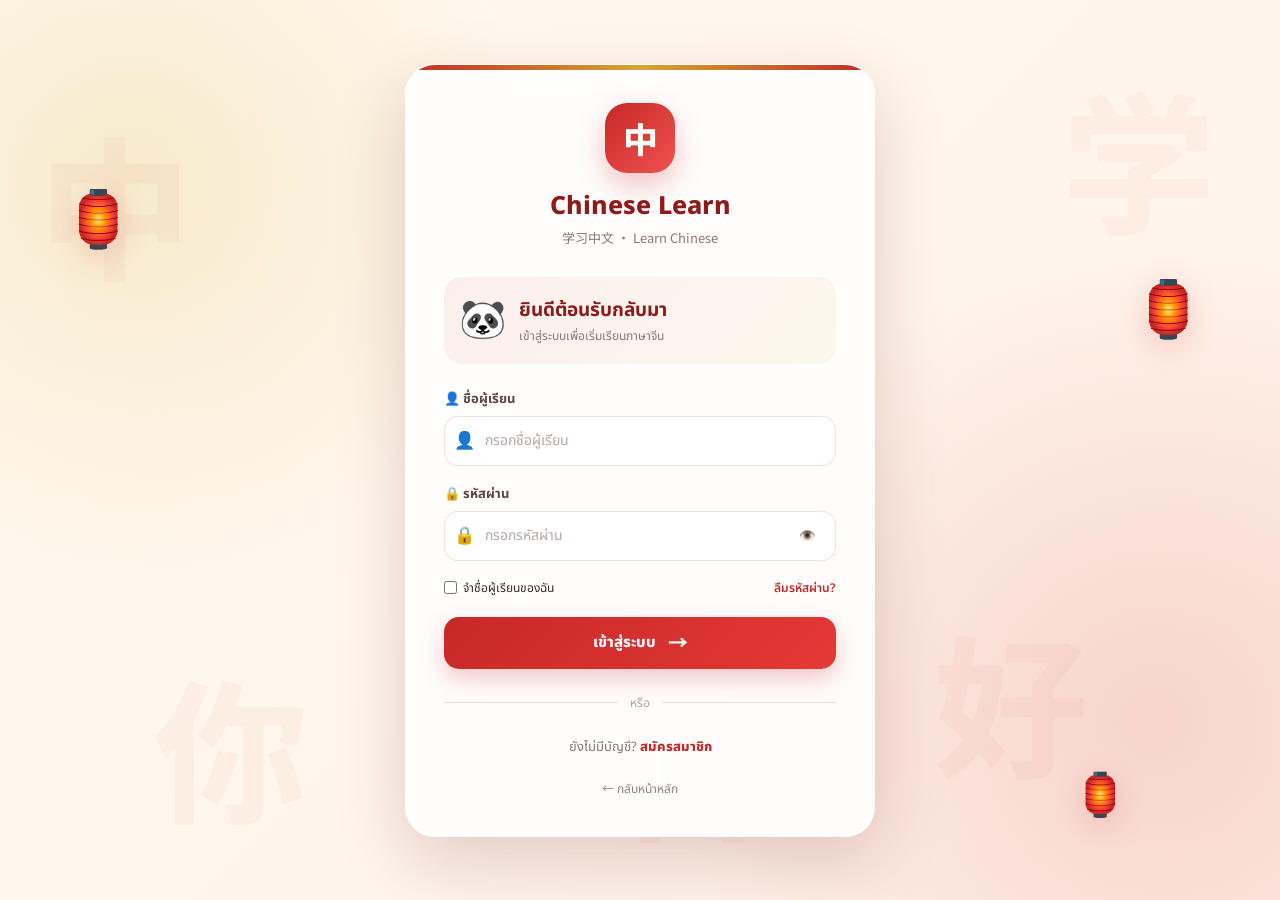
<file: login.html>
<!DOCTYPE html>
<html lang="th">
<head>
    <meta charset="UTF-8">
    <meta name="viewport" content="width=device-width, initial-scale=1.0">

    <title>Login | Chinese Learn</title>

    <link rel="stylesheet" href="auth.css">
</head>

<body>

    <!-- Background Decorations -->
    <div class="chinese-bg">
        <span>中</span>
        <span>学</span>
        <span>你</span>
        <span>好</span>
        <span>语</span>
        <span>言</span>
    </div>

    <!-- Floating Lanterns -->
    <div class="lantern lantern-1">🏮</div>
    <div class="lantern lantern-2">🏮</div>
    <div class="lantern lantern-3">🏮</div>

    <!-- Main -->
    <main class="auth-container">

        <div class="auth-card">

            <!-- Logo -->
            <div class="auth-logo">
                <div class="logo-circle">中</div>

                <h1>Chinese Learn</h1>

                <p>学习中文 · Learn Chinese</p>
            </div>

            <!-- Title -->
            <div class="auth-title">

                <span class="title-icon">🐼</span>

                <div>
                    <h2>ยินดีต้อนรับกลับมา</h2>
                    <p>เข้าสู่ระบบเพื่อเริ่มเรียนภาษาจีน</p>
                </div>

            </div>

            <!-- Form -->
            <form id="loginForm">

                <!-- Username -->
                <div class="input-group">

                    <label for="loginUsername">
                        👤 ชื่อผู้เรียน
                    </label>

                    <div class="input-box">

                        <span class="input-icon">👤</span>

                        <input
                            type="text"
                            id="loginUsername"
                            placeholder="กรอกชื่อผู้เรียน"
                            autocomplete="username"
                            required
                        >

                    </div>

                </div>

                <!-- Password -->
                <div class="input-group">

                    <label for="loginPassword">
                        🔒 รหัสผ่าน
                    </label>

                    <div class="input-box">

                        <span class="input-icon">🔒</span>

                        <input
                            type="password"
                            id="loginPassword"
                            placeholder="กรอกรหัสผ่าน"
                            autocomplete="current-password"
                            required
                        >

                        <button
                            type="button"
                            class="password-toggle"
                            onclick="togglePassword('loginPassword', this)"
                        >
                            👁️
                        </button>

                    </div>

                </div>

                <!-- Remember -->
                <div class="form-options">

                    <label class="remember">

                        <input
                            type="checkbox"
                            id="rememberMe"
                        >

                        <span>จำชื่อผู้เรียนของฉัน</span>

                    </label>

                    <a href="#" onclick="forgotPassword(event)">
                        ลืมรหัสผ่าน?
                    </a>

                </div>

                <!-- Button -->
                <button
                    type="submit"
                    class="auth-submit"
                >
                    <span>เข้าสู่ระบบ</span>
                    <span class="button-arrow">→</span>
                </button>

            </form>

            <!-- Divider -->
            <div class="divider">
                <span>หรือ</span>
            </div>

            <!-- Signup -->
            <div class="switch-auth">

                <p>
                    ยังไม่มีบัญชี?
                    <a href="signup.html">
                        สมัครสมาชิก
                    </a>
                </p>

            </div>

            <!-- Home -->
            <a href="index.html" class="home-link">
                ← กลับหน้าหลัก
            </a>

        </div>

    </main>

    <!-- Toast -->
    <div id="toast" class="toast"></div>

    <script src="auth.js"></script>
</body>
</html>
</file>
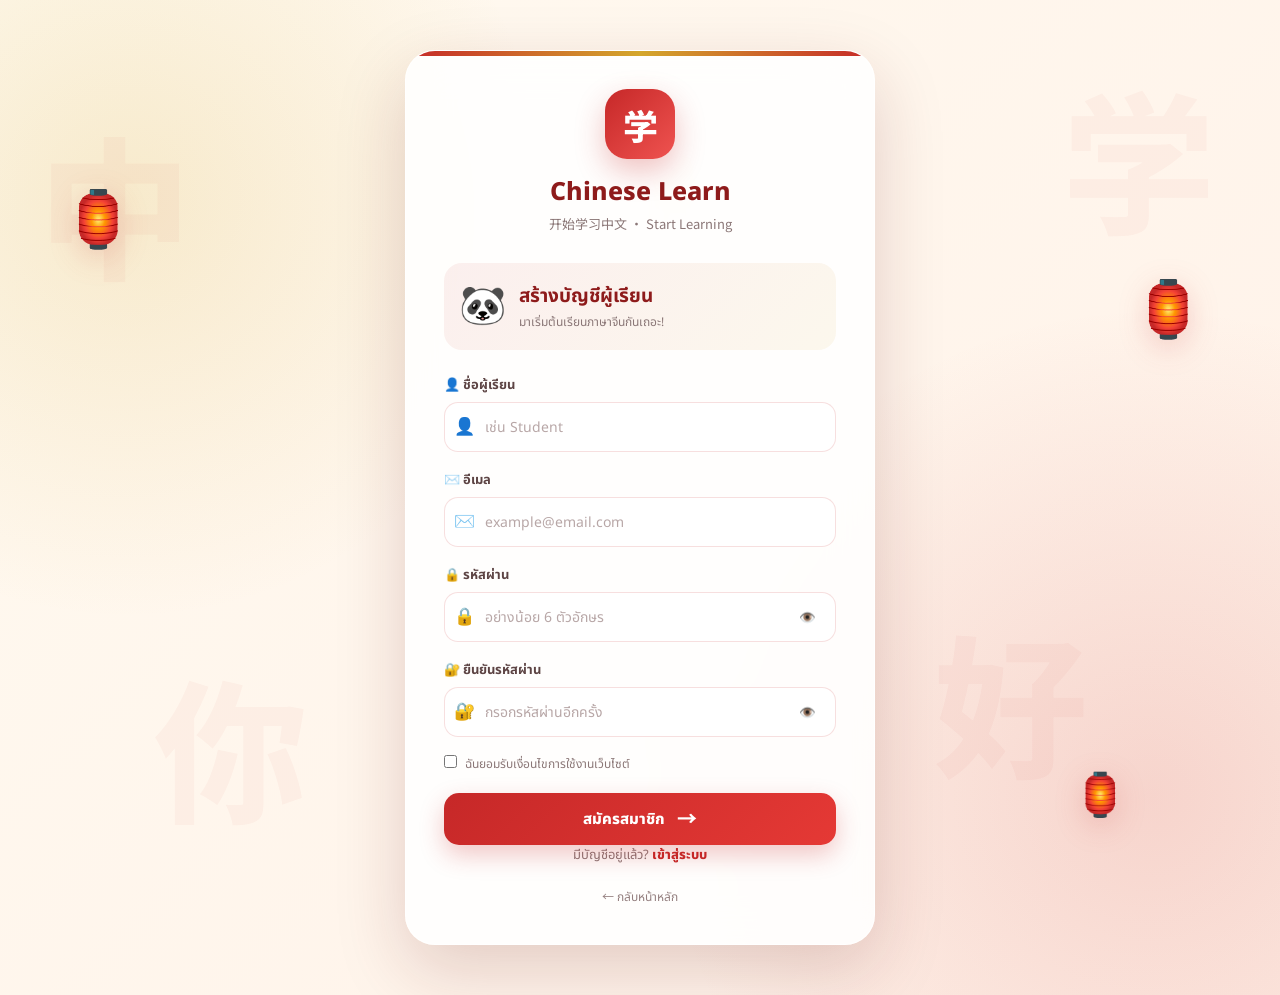
<file: signup.html>
<!DOCTYPE html>
<html lang="th">
<head>

    <meta charset="UTF-8">

    <meta
        name="viewport"
        content="width=device-width, initial-scale=1.0"
    >

    <title>Sign Up | Chinese Learn</title>

    <link rel="stylesheet" href="auth.css">

</head>

<body>

    <!-- Background -->
    <div class="chinese-bg">
        <span>中</span>
        <span>学</span>
        <span>你</span>
        <span>好</span>
        <span>语</span>
        <span>言</span>
    </div>

    <!-- Lanterns -->
    <div class="lantern lantern-1">🏮</div>
    <div class="lantern lantern-2">🏮</div>
    <div class="lantern lantern-3">🏮</div>

    <main class="auth-container">

        <div class="auth-card signup-card">

            <!-- Logo -->
            <div class="auth-logo">

                <div class="logo-circle">
                    学
                </div>

                <h1>Chinese Learn</h1>

                <p>
                    开始学习中文 · Start Learning
                </p>

            </div>

            <!-- Title -->
            <div class="auth-title">

                <span class="title-icon">
                    🐼
                </span>

                <div>

                    <h2>
                        สร้างบัญชีผู้เรียน
                    </h2>

                    <p>
                        มาเริ่มต้นเรียนภาษาจีนกันเถอะ!
                    </p>

                </div>

            </div>

            <!-- Form -->
            <form id="signupForm">

                <!-- Name -->
                <div class="input-group">

                    <label for="signupName">
                        👤 ชื่อผู้เรียน
                    </label>

                    <div class="input-box">

                        <span class="input-icon">
                            👤
                        </span>

                        <input
                            type="text"
                            id="signupName"
                            placeholder="เช่น Student"
                            required
                        >

                    </div>

                </div>

                <!-- Email -->
                <div class="input-group">

                    <label for="signupEmail">
                        ✉️ อีเมล
                    </label>

                    <div class="input-box">

                        <span class="input-icon">
                            ✉️
                        </span>

                        <input
                            type="email"
                            id="signupEmail"
                            placeholder="example@email.com"
                            required
                        >

                    </div>

                </div>

                <!-- Password -->
                <div class="input-group">

                    <label for="signupPassword">
                        🔒 รหัสผ่าน
                    </label>

                    <div class="input-box">

                        <span class="input-icon">
                            🔒
                        </span>

                        <input
                            type="password"
                            id="signupPassword"
                            placeholder="อย่างน้อย 6 ตัวอักษร"
                            required
                            minlength="6"
                        >

                        <button
                            type="button"
                            class="password-toggle"
                            onclick="togglePassword('signupPassword', this)"
                        >
                            👁️
                        </button>

                    </div>

                </div>

                <!-- Confirm -->
                <div class="input-group">

                    <label for="confirmPassword">
                        🔐 ยืนยันรหัสผ่าน
                    </label>

                    <div class="input-box">

                        <span class="input-icon">
                            🔐
                        </span>

                        <input
                            type="password"
                            id="confirmPassword"
                            placeholder="กรอกรหัสผ่านอีกครั้ง"
                            required
                        >

                        <button
                            type="button"
                            class="password-toggle"
                            onclick="togglePassword('confirmPassword', this)"
                        >
                            👁️
                        </button>

                    </div>

                </div>

                <!-- Terms -->
                <label class="terms">

                    <input
                        type="checkbox"
                        id="terms"
                        required
                    >

                    <span>
                        ฉันยอมรับเงื่อนไขการใช้งานเว็บไซต์
                    </span>

                </label>

                <!-- Submit -->
                <button
                    type="submit"
                    class="auth-submit"
                >

                    <span>
                        สมัครสมาชิก
                    </span>

                    <span class="button-arrow">
                        →
                    </span>

                </button>

            </form>

            <!-- Login -->
            <div class="switch-auth">

                <p>
                    มีบัญชีอยู่แล้ว?
                    <a href="login.html">
                        เข้าสู่ระบบ
                    </a>
                </p>

            </div>

            <!-- Home -->
            <a
                href="index.html"
                class="home-link"
            >
                ← กลับหน้าหลัก
            </a>

        </div>

    </main>

    <div
        id="toast"
        class="toast"
    ></div>

    <script src="auth.js"></script>
</body>
</html>
</file>
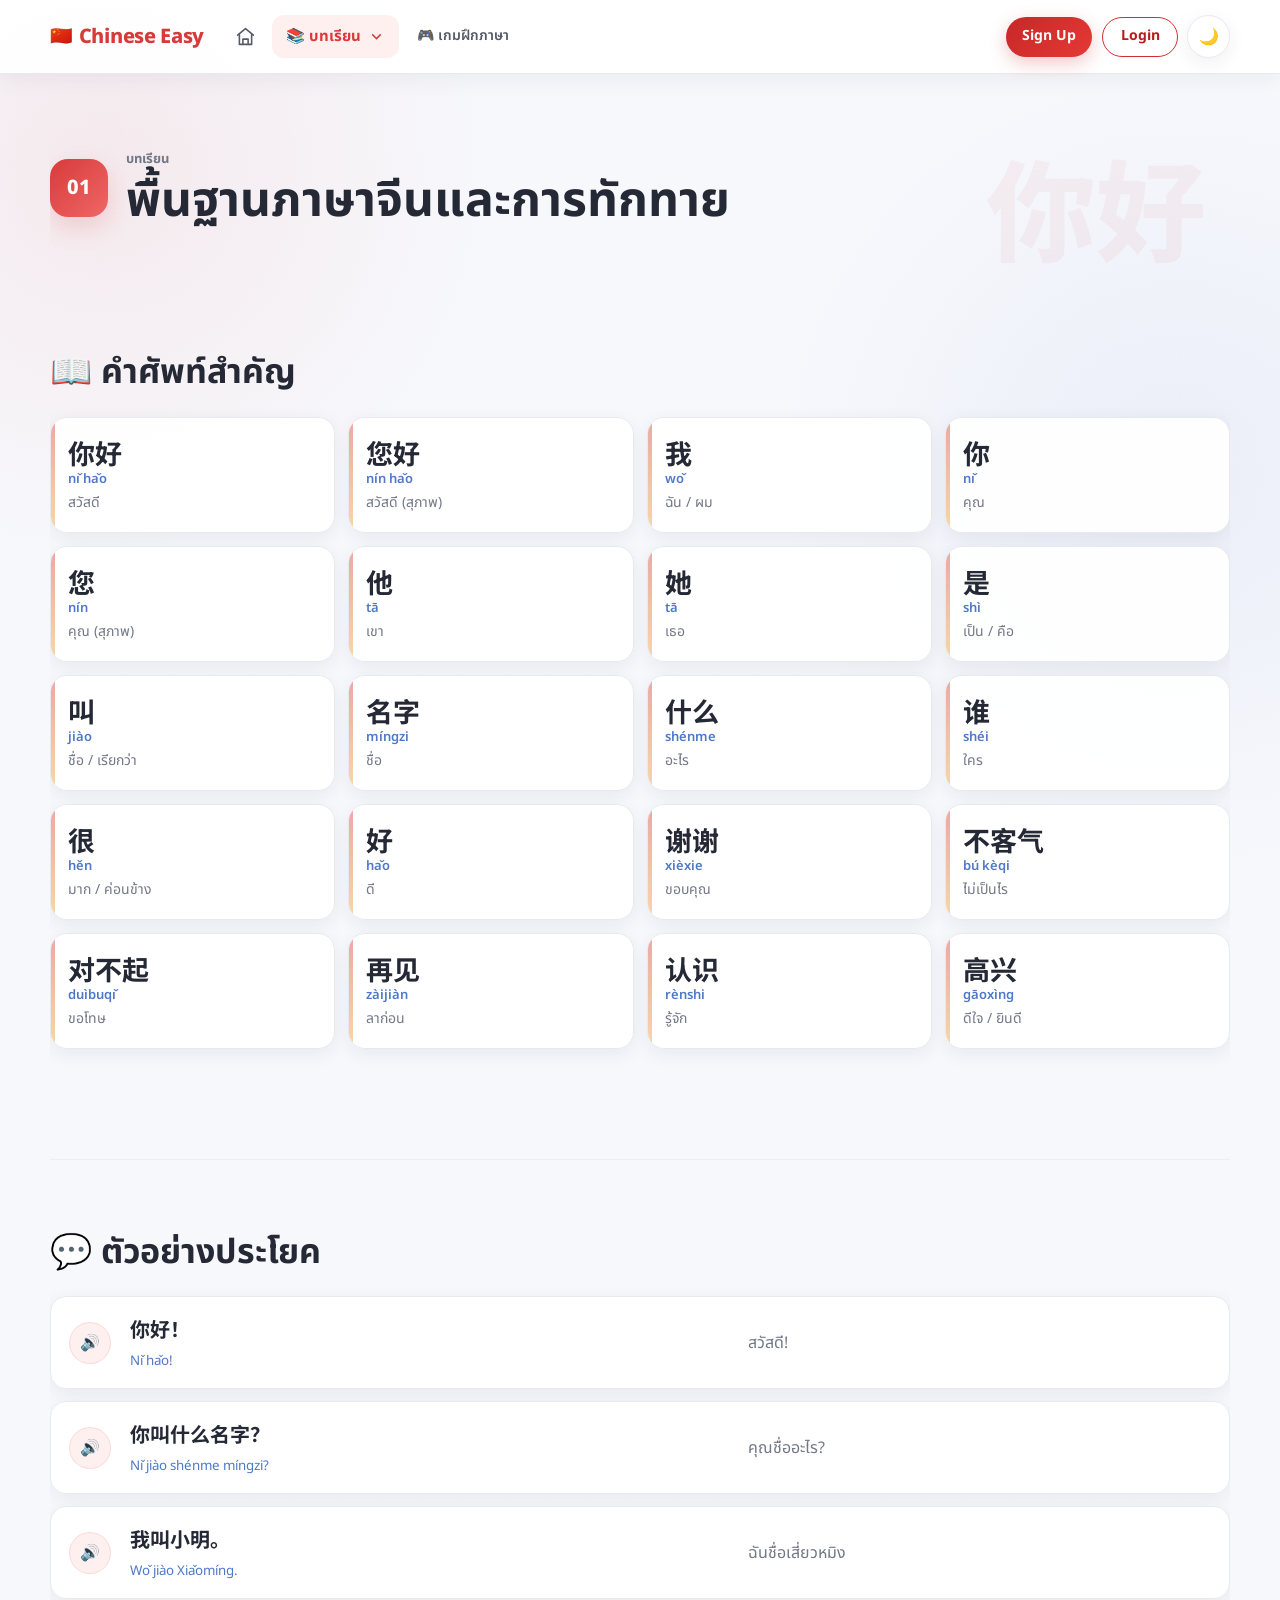
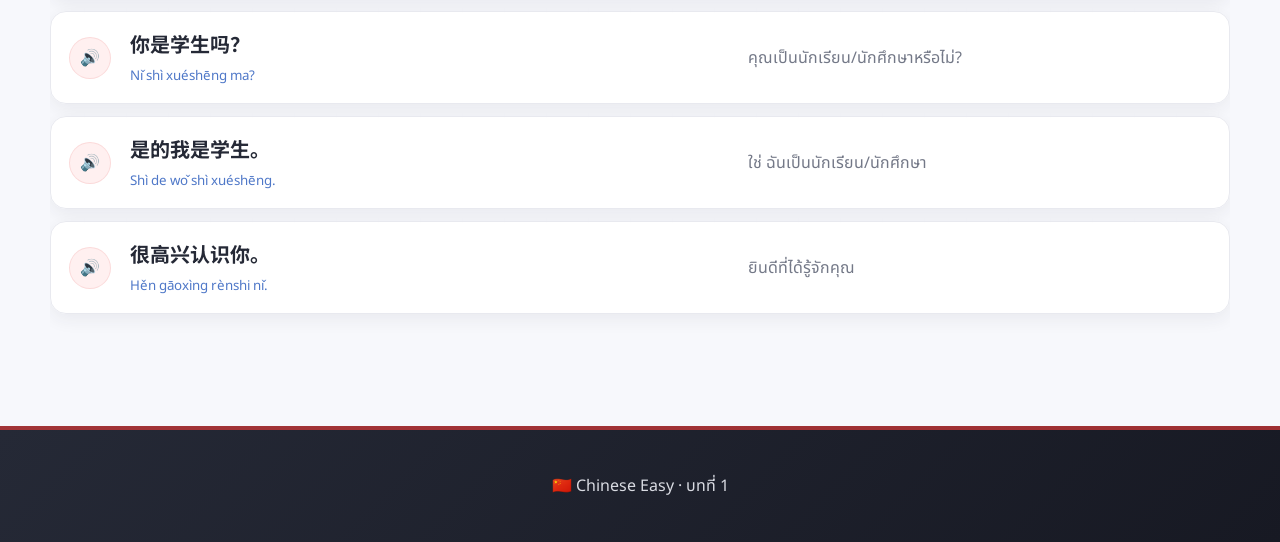
<file: บท1.html>
<!DOCTYPE html>
<html lang="th">
<head>
<meta charset="UTF-8">
<meta name="viewport" content="width=device-width, initial-scale=1.0">
<title>บทที่ 1 - Chinese Easy</title>
<link rel="stylesheet" href="style.css">
</head>

<body>

<header class="site-header">
    <div class="logo">
        <span class="logo-flag">🇨🇳</span>
        <span>Chinese Easy</span>
    </div>

    <nav class="nav-main" aria-label="เมนูหลัก">
        <a href="index.html"
           class="home-icon"
           title="Home"
           aria-label="Home">
            <svg viewBox="0 0 24 24" aria-hidden="true">
                <path d="M3 10.5L12 3l9 7.5"></path>
                <path d="M5 9.5V21h14V9.5"></path>
                <path d="M9 21v-6h6v6"></path>
            </svg>
        </a>

        <div class="nav-dropdown">
            <button class="dropdown-btn active"
                    type="button"
                    aria-haspopup="true"
                    aria-expanded="false">
                <span>📚 บทเรียน</span>
                <svg class="arrow-icon" viewBox="0 0 24 24" aria-hidden="true">
                    <path d="M6 9l6 6 6-6"></path>
                </svg>
            </button>

            <div class="dropdown-menu">
                <a href="บท1.html" class="lesson-menu-item current">
                    <span class="lesson-icon">🔤</span>
                    <span>
                        <strong>บทที่ 1</strong>
                        <small>พื้นฐานภาษาจีนและการทักทาย</small>
                    </span>
                </a>
                <a href="บท2.html" class="lesson-menu-item">
                    <span class="lesson-icon">🔢</span>
                    <span>
                        <strong>บทที่ 2</strong>
                        <small>ตัวเลข เวลา และวันที่</small>
                    </span>
                </a>
                <a href="บท3.html" class="lesson-menu-item">
                    <span class="lesson-icon">👨‍👩‍👧‍👦</span>
                    <span>
                        <strong>บทที่ 3</strong>
                        <small>ครอบครัวและชีวิตประจำวัน</small>
                    </span>
                </a>
                <a href="บท4.html" class="lesson-menu-item">
                    <span class="lesson-icon">🛒</span>
                    <span>
                        <strong>บทที่ 4</strong>
                        <small>การซื้อของและการสั่งอาหาร</small>
                    </span>
                </a>
                <a href="บท5.html" class="lesson-menu-item">
                    <span class="lesson-icon">🚆</span>
                    <span>
                        <strong>บทที่ 5</strong>
                        <small>การเดินทางและการถามทาง</small>
                    </span>
                </a>
            </div>
        </div>

        <a href="chinese-lesson-game.html"
           class="nav-link">
            🎮 เกมฝึกภาษา
        </a>
    </nav>

    <div class="top-actions navbar-actions">
        <div id="userArea"></div>
        <button id="themeToggle"
                class="theme-toggle"
                type="button"
                aria-label="เปลี่ยนธีม">🌙</button>
    </div>
</header>

<main>

<section class="lesson-head">

    <div class="title">
        <span>01</span>

        <div>
            <small>บทเรียน</small>
            <h1>พื้นฐานภาษาจีนและการทักทาย</h1>
        </div>
    </div>

</section>

<section class="section">

<h2>📖 คำศัพท์สำคัญ</h2>

<div class="vocab-grid">

    <button onclick="speak('你好')">
        <strong>你好</strong>
        <small>nǐ hǎo</small>
        <span>สวัสดี</span>
    </button>

    <button onclick="speak('您好')">
        <strong>您好</strong>
        <small>nín hǎo</small>
        <span>สวัสดี (สุภาพ)</span>
    </button>

    <button onclick="speak('我')">
        <strong>我</strong>
        <small>wǒ</small>
        <span>ฉัน / ผม</span>
    </button>

    <button onclick="speak('你')">
        <strong>你</strong>
        <small>nǐ</small>
        <span>คุณ</span>
    </button>

    <button onclick="speak('您')">
        <strong>您</strong>
        <small>nín</small>
        <span>คุณ (สุภาพ)</span>
    </button>

    <button onclick="speak('他')">
        <strong>他</strong>
        <small>tā</small>
        <span>เขา</span>
    </button>

    <button onclick="speak('她')">
        <strong>她</strong>
        <small>tā</small>
        <span>เธอ</span>
    </button>

    <button onclick="speak('是')">
        <strong>是</strong>
        <small>shì</small>
        <span>เป็น / คือ</span>
    </button>

    <button onclick="speak('叫')">
        <strong>叫</strong>
        <small>jiào</small>
        <span>ชื่อ / เรียกว่า</span>
    </button>

    <button onclick="speak('名字')">
        <strong>名字</strong>
        <small>míngzi</small>
        <span>ชื่อ</span>
    </button>

    <button onclick="speak('什么')">
        <strong>什么</strong>
        <small>shénme</small>
        <span>อะไร</span>
    </button>

    <button onclick="speak('谁')">
        <strong>谁</strong>
        <small>shéi</small>
        <span>ใคร</span>
    </button>

    <button onclick="speak('很')">
        <strong>很</strong>
        <small>hěn</small>
        <span>มาก / ค่อนข้าง</span>
    </button>

    <button onclick="speak('好')">
        <strong>好</strong>
        <small>hǎo</small>
        <span>ดี</span>
    </button>

    <button onclick="speak('谢谢')">
        <strong>谢谢</strong>
        <small>xièxie</small>
        <span>ขอบคุณ</span>
    </button>

    <button onclick="speak('不客气')">
        <strong>不客气</strong>
        <small>bú kèqi</small>
        <span>ไม่เป็นไร</span>
    </button>

    <button onclick="speak('对不起')">
        <strong>对不起</strong>
        <small>duìbuqǐ</small>
        <span>ขอโทษ</span>
    </button>

    <button onclick="speak('再见')">
        <strong>再见</strong>
        <small>zàijiàn</small>
        <span>ลาก่อน</span>
    </button>

    <button onclick="speak('认识')">
        <strong>认识</strong>
        <small>rènshi</small>
        <span>รู้จัก</span>
    </button>

    <button onclick="speak('高兴')">
        <strong>高兴</strong>
        <small>gāoxìng</small>
        <span>ดีใจ / ยินดี</span>
    </button>

</div>

</section>


<section class="section">

<h2>💬 ตัวอย่างประโยค</h2>

<div class="sentences">

    <div class="sentence">
        <button onclick="speak('你好')">🔊</button>
        <div>
            <strong>你好！</strong>
            <small>Nǐ hǎo!</small>
        </div>
        <span>สวัสดี!</span>
    </div>

    <div class="sentence">
        <button onclick="speak('你叫什么名字')">🔊</button>
        <div>
            <strong>你叫什么名字？</strong>
            <small>Nǐ jiào shénme míngzi?</small>
        </div>
        <span>คุณชื่ออะไร?</span>
    </div>

    <div class="sentence">
        <button onclick="speak('我叫小明')">🔊</button>
        <div>
            <strong>我叫小明。</strong>
            <small>Wǒ jiào Xiǎomíng.</small>
        </div>
        <span>ฉันชื่อเสี่ยวหมิง</span>
    </div>

    <div class="sentence">
        <button onclick="speak('你是学生吗')">🔊</button>
        <div>
            <strong>你是学生吗？</strong>
            <small>Nǐ shì xuéshēng ma?</small>
        </div>
        <span>คุณเป็นนักเรียน/นักศึกษาหรือไม่?</span>
    </div>

    <div class="sentence">
        <button onclick="speak('是的我是学生')">🔊</button>
        <div>
            <strong>是的我是学生。</strong>
            <small>Shì de wǒ shì xuéshēng.</small>
        </div>
        <span>ใช่ ฉันเป็นนักเรียน/นักศึกษา</span>
    </div>

    <div class="sentence">
        <button onclick="speak('很高兴认识你')">🔊</button>
        <div>
            <strong>很高兴认识你。</strong>
            <small>Hěn gāoxìng rènshi nǐ.</small>
        </div>
        <span>ยินดีที่ได้รู้จักคุณ</span>
    </div>

</div>

</section>

</main>

<footer>🇨🇳 Chinese Easy · บทที่ 1</footer>
<script src="script.js"></script>
<script src="theme.js"></script>
<script src="auth.js"></script>
</body>
</html>
</file>
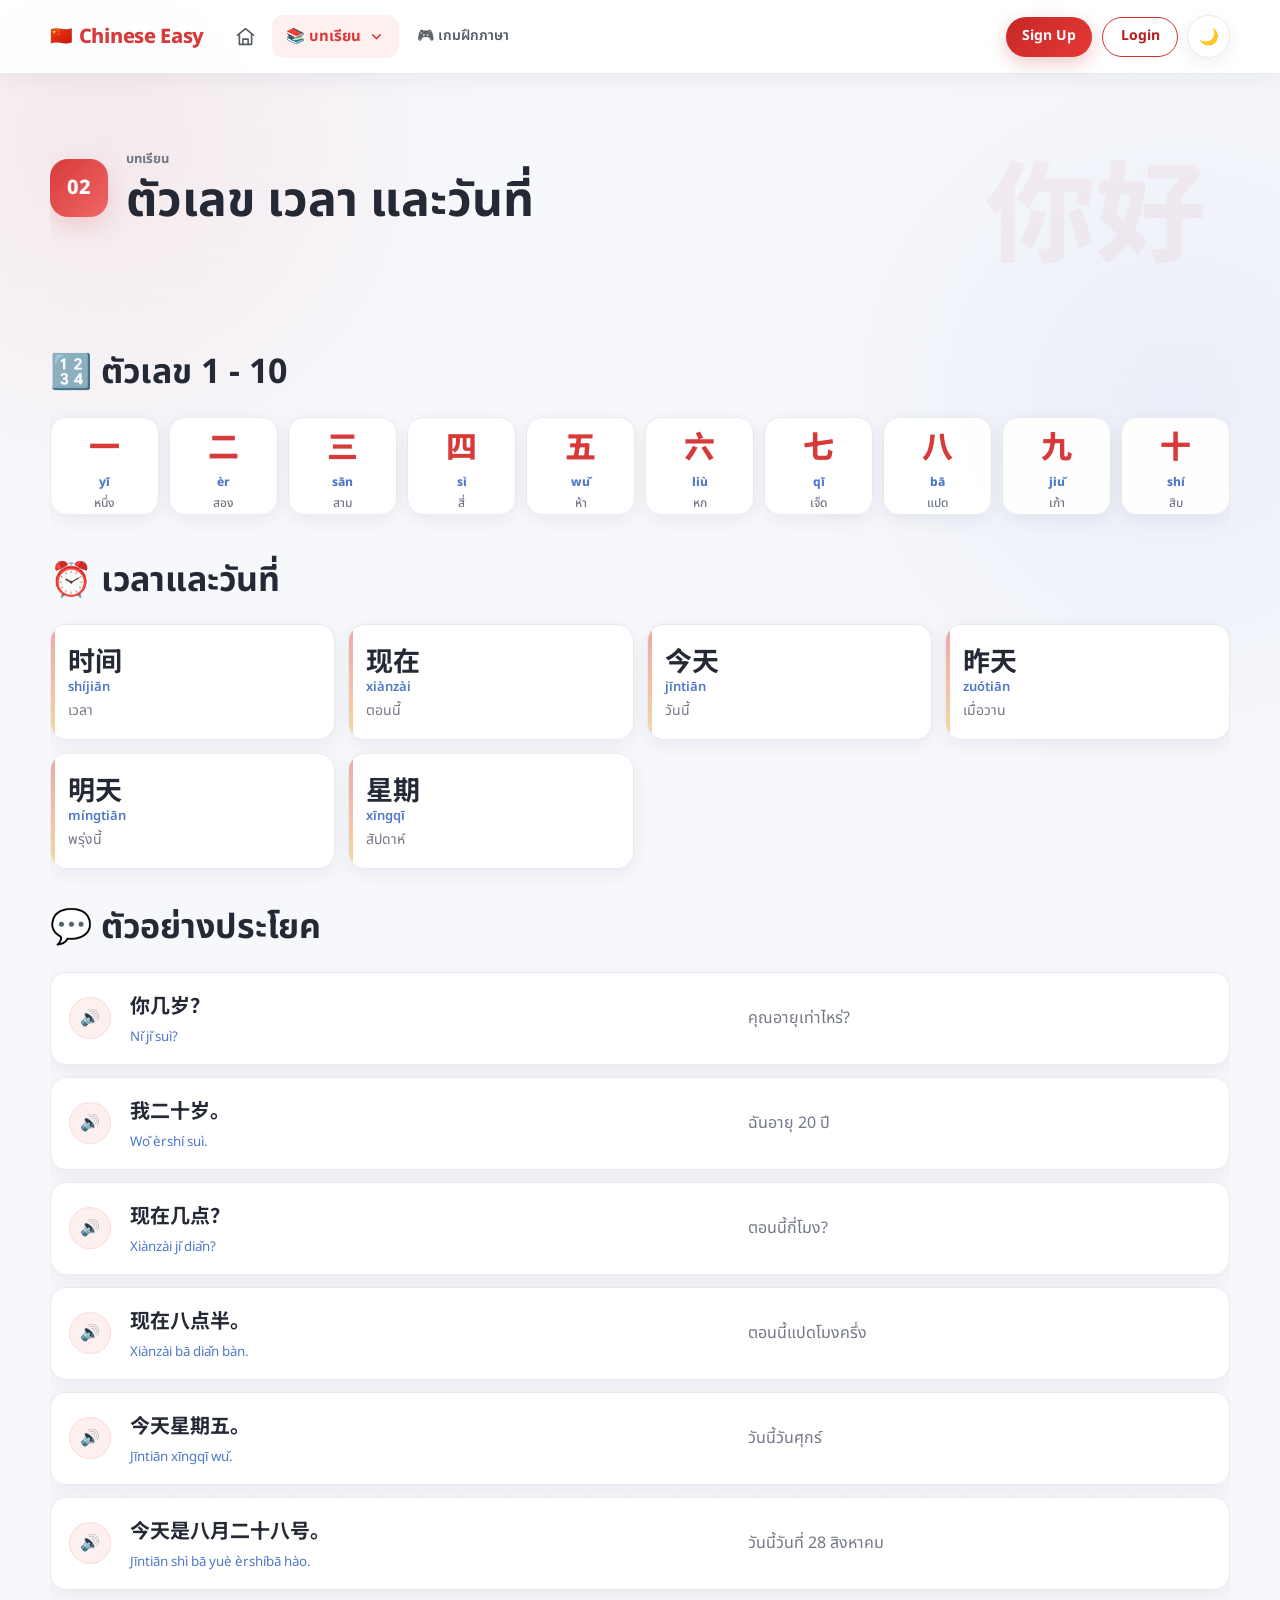
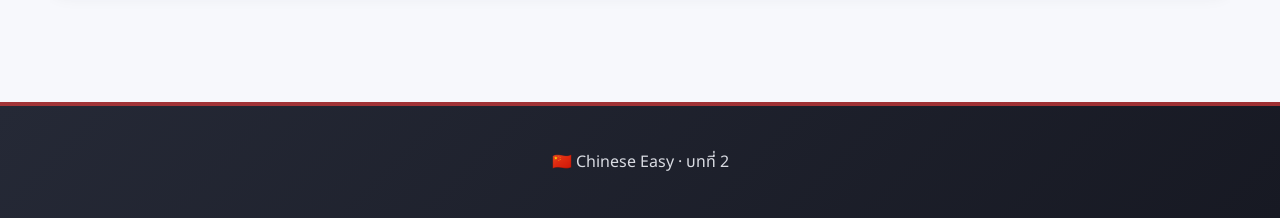
<file: บท2.html>
<!DOCTYPE html>
<html lang="th">
<head>
<meta charset="UTF-8">
<meta name="viewport" content="width=device-width, initial-scale=1.0">
<title>บทที่ 2 - Chinese Easy</title>
<link rel="stylesheet" href="style.css">
</head>

<body>

<header class="site-header">
    <div class="logo">
        <span class="logo-flag">🇨🇳</span>
        <span>Chinese Easy</span>
    </div>

    <nav class="nav-main" aria-label="เมนูหลัก">
        <a href="index.html"
           class="home-icon"
           title="Home"
           aria-label="Home">
            <svg viewBox="0 0 24 24" aria-hidden="true">
                <path d="M3 10.5L12 3l9 7.5"></path>
                <path d="M5 9.5V21h14V9.5"></path>
                <path d="M9 21v-6h6v6"></path>
            </svg>
        </a>

        <div class="nav-dropdown">
            <button class="dropdown-btn active"
                    type="button"
                    aria-haspopup="true"
                    aria-expanded="false">
                <span>📚 บทเรียน</span>
                <svg class="arrow-icon" viewBox="0 0 24 24" aria-hidden="true">
                    <path d="M6 9l6 6 6-6"></path>
                </svg>
            </button>

            <div class="dropdown-menu">
                <a href="บท1.html" class="lesson-menu-item">
                    <span class="lesson-icon">🔤</span>
                    <span>
                        <strong>บทที่ 1</strong>
                        <small>พื้นฐานภาษาจีนและการทักทาย</small>
                    </span>
                </a>
                <a href="บท2.html" class="lesson-menu-item current">
                    <span class="lesson-icon">🔢</span>
                    <span>
                        <strong>บทที่ 2</strong>
                        <small>ตัวเลข เวลา และวันที่</small>
                    </span>
                </a>
                <a href="บท3.html" class="lesson-menu-item">
                    <span class="lesson-icon">👨‍👩‍👧‍👦</span>
                    <span>
                        <strong>บทที่ 3</strong>
                        <small>ครอบครัวและชีวิตประจำวัน</small>
                    </span>
                </a>
                <a href="บท4.html" class="lesson-menu-item">
                    <span class="lesson-icon">🛒</span>
                    <span>
                        <strong>บทที่ 4</strong>
                        <small>การซื้อของและการสั่งอาหาร</small>
                    </span>
                </a>
                <a href="บท5.html" class="lesson-menu-item">
                    <span class="lesson-icon">🚆</span>
                    <span>
                        <strong>บทที่ 5</strong>
                        <small>การเดินทางและการถามทาง</small>
                    </span>
                </a>
            </div>
        </div>

        <a href="chinese-lesson-game.html"
           class="nav-link">
            🎮 เกมฝึกภาษา
        </a>
    </nav>

    <div class="top-actions navbar-actions">
        <div id="userArea"></div>
        <button id="themeToggle"
                class="theme-toggle"
                type="button"
                aria-label="เปลี่ยนธีม">🌙</button>
    </div>
</header>

<main>

<section class="lesson-head">

    <div class="title">
        <span>02</span>

        <div>
            <small>บทเรียน</small>
            <h1>ตัวเลข เวลา และวันที่</h1>
        </div>
    </div>

</section>

<section class="section">

<h2>🔢 ตัวเลข 1 - 10</h2>

<div class="number-grid">

<div onclick="speak('一')">一<small>yī</small><b>หนึ่ง</b></div>
<div onclick="speak('二')">二<small>èr</small><b>สอง</b></div>
<div onclick="speak('三')">三<small>sān</small><b>สาม</b></div>
<div onclick="speak('四')">四<small>sì</small><b>สี่</b></div>
<div onclick="speak('五')">五<small>wǔ</small><b>ห้า</b></div>
<div onclick="speak('六')">六<small>liù</small><b>หก</b></div>
<div onclick="speak('七')">七<small>qī</small><b>เจ็ด</b></div>
<div onclick="speak('八')">八<small>bā</small><b>แปด</b></div>
<div onclick="speak('九')">九<small>jiǔ</small><b>เก้า</b></div>
<div onclick="speak('十')">十<small>shí</small><b>สิบ</b></div>

</div>

<h2>⏰ เวลาและวันที่</h2>

<div class="vocab-grid">

<button onclick="speak('时间')">
<strong>时间</strong>
<small>shíjiān</small>
<span>เวลา</span>
</button>

<button onclick="speak('现在')">
<strong>现在</strong>
<small>xiànzài</small>
<span>ตอนนี้</span>
</button>

<button onclick="speak('今天')">
<strong>今天</strong>
<small>jīntiān</small>
<span>วันนี้</span>
</button>

<button onclick="speak('昨天')">
<strong>昨天</strong>
<small>zuótiān</small>
<span>เมื่อวาน</span>
</button>

<button onclick="speak('明天')">
<strong>明天</strong>
<small>míngtiān</small>
<span>พรุ่งนี้</span>
</button>

<button onclick="speak('星期')">
<strong>星期</strong>
<small>xīngqī</small>
<span>สัปดาห์</span>
</button>

</div>


<h2>💬 ตัวอย่างประโยค</h2>

<div class="sentences">

<div class="sentence">
<button onclick="speak('你几岁')">🔊</button>
<div>
<strong>你几岁？</strong>
<small>Nǐ jǐ suì?</small>
</div>
<span>คุณอายุเท่าไหร่?</span>
</div>

<div class="sentence">
<button onclick="speak('我二十岁')">🔊</button>
<div>
<strong>我二十岁。</strong>
<small>Wǒ èrshí suì.</small>
</div>
<span>ฉันอายุ 20 ปี</span>
</div>

<div class="sentence">
<button onclick="speak('现在几点')">🔊</button>
<div>
<strong>现在几点？</strong>
<small>Xiànzài jǐ diǎn?</small>
</div>
<span>ตอนนี้กี่โมง?</span>
</div>

<div class="sentence">
<button onclick="speak('现在八点半')">🔊</button>
<div>
<strong>现在八点半。</strong>
<small>Xiànzài bā diǎn bàn.</small>
</div>
<span>ตอนนี้แปดโมงครึ่ง</span>
</div>

<div class="sentence">
<button onclick="speak('今天星期五')">🔊</button>
<div>
<strong>今天星期五。</strong>
<small>Jīntiān xīngqī wǔ.</small>
</div>
<span>วันนี้วันศุกร์</span>
</div>

<div class="sentence">
<button onclick="speak('今天是八月二十八号')">🔊</button>
<div>
<strong>今天是八月二十八号。</strong>
<small>Jīntiān shì bā yuè èrshíbā hào.</small>
</div>
<span>วันนี้วันที่ 28 สิงหาคม</span>
</div>

</div>

</section>

</main>

<footer>🇨🇳 Chinese Easy · บทที่ 2</footer>
<script src="script.js"></script>
<script src="theme.js"></script>
<script src="auth.js"></script>
</body>
</html>
</file>
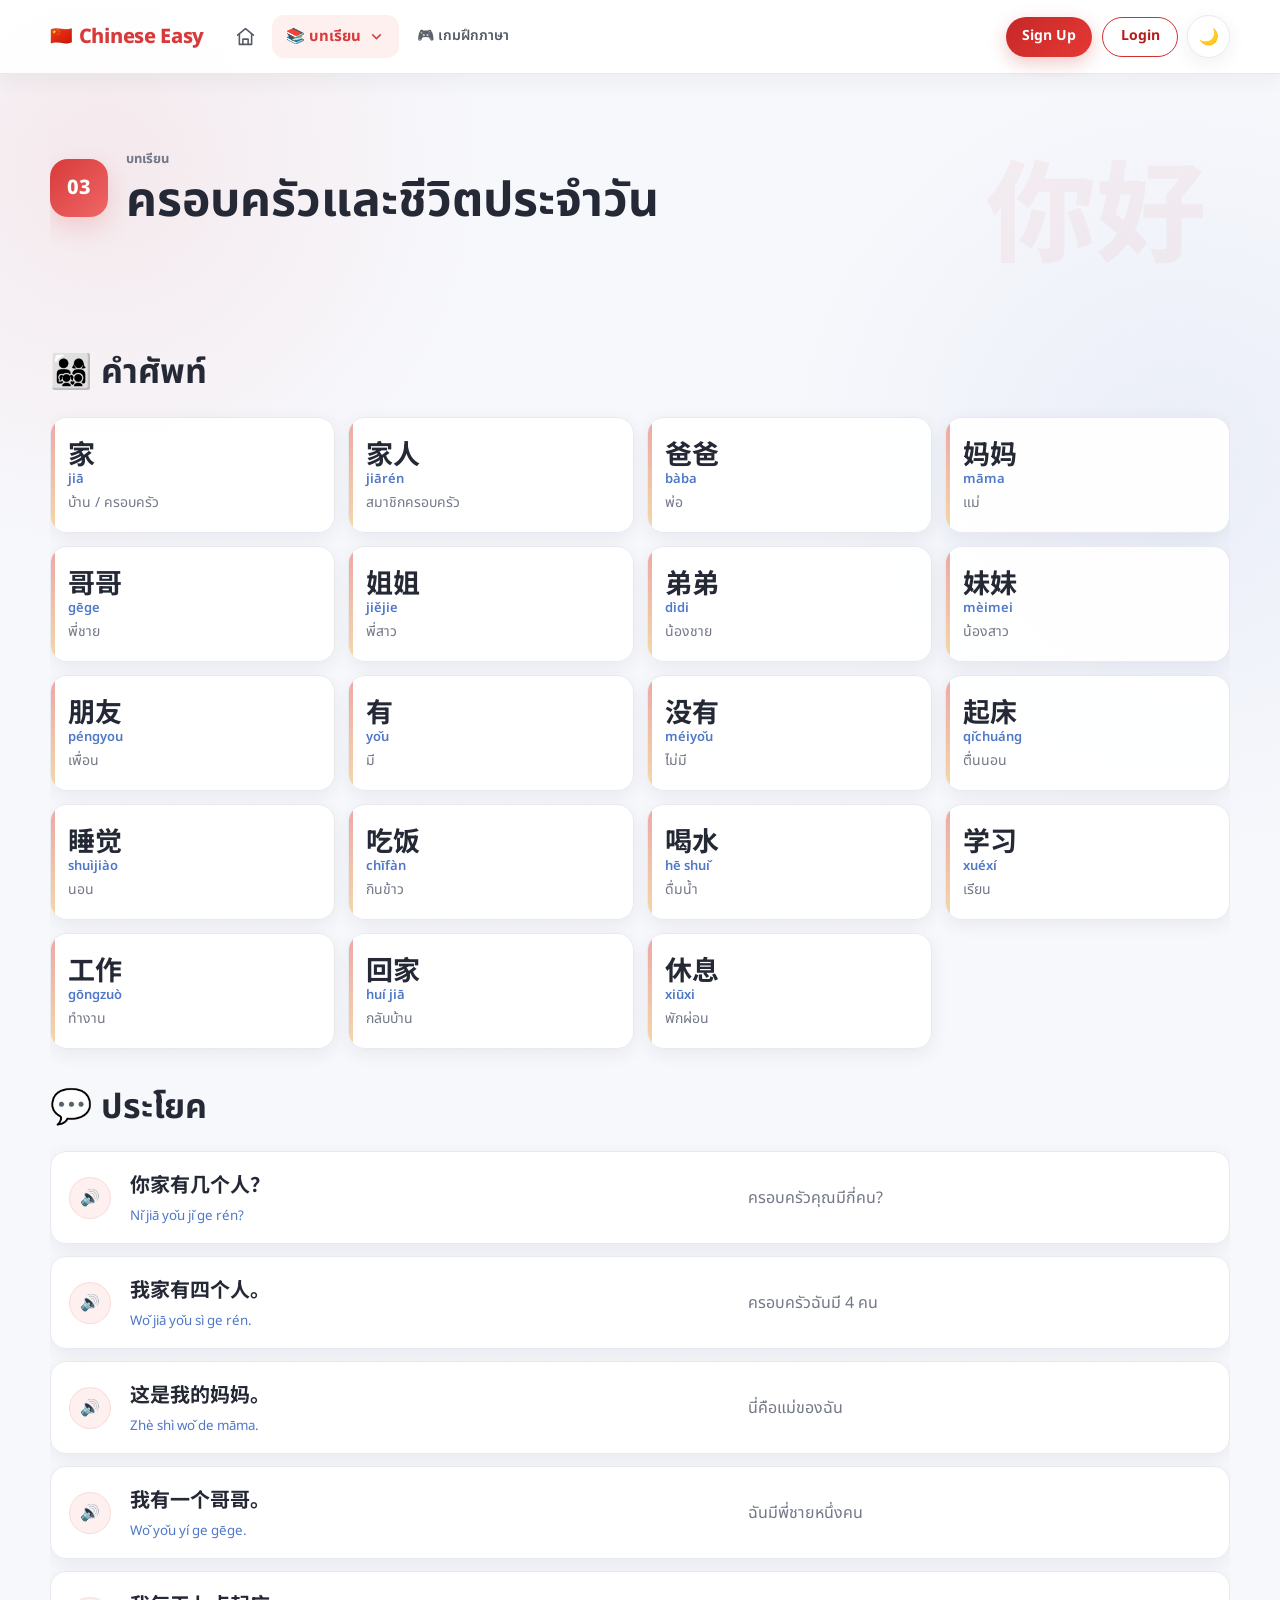
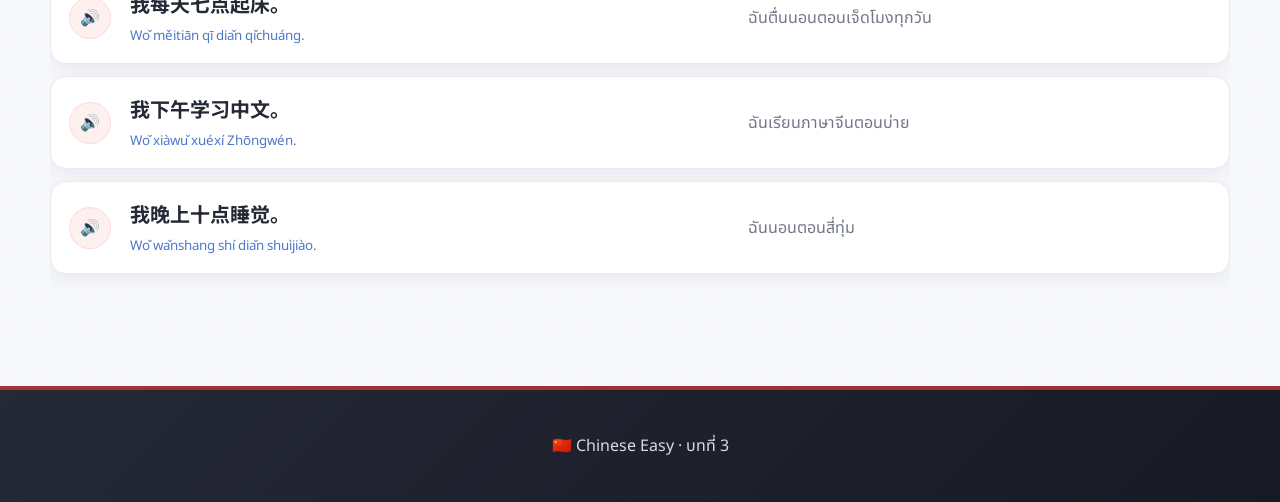
<file: บท3.html>
<!DOCTYPE html>
<html lang="th">
<head>
<meta charset="UTF-8">
<meta name="viewport" content="width=device-width, initial-scale=1.0">
<title>บทที่ 3 - Chinese Easy</title>
<link rel="stylesheet" href="style.css">
</head>

<body>

<header class="site-header">
    <div class="logo">
        <span class="logo-flag">🇨🇳</span>
        <span>Chinese Easy</span>
    </div>

    <nav class="nav-main" aria-label="เมนูหลัก">
        <a href="index.html"
           class="home-icon"
           title="Home"
           aria-label="Home">
            <svg viewBox="0 0 24 24" aria-hidden="true">
                <path d="M3 10.5L12 3l9 7.5"></path>
                <path d="M5 9.5V21h14V9.5"></path>
                <path d="M9 21v-6h6v6"></path>
            </svg>
        </a>

        <div class="nav-dropdown">
            <button class="dropdown-btn active"
                    type="button"
                    aria-haspopup="true"
                    aria-expanded="false">
                <span>📚 บทเรียน</span>
                <svg class="arrow-icon" viewBox="0 0 24 24" aria-hidden="true">
                    <path d="M6 9l6 6 6-6"></path>
                </svg>
            </button>

            <div class="dropdown-menu">
                <a href="บท1.html" class="lesson-menu-item">
                    <span class="lesson-icon">🔤</span>
                    <span>
                        <strong>บทที่ 1</strong>
                        <small>พื้นฐานภาษาจีนและการทักทาย</small>
                    </span>
                </a>
                <a href="บท2.html" class="lesson-menu-item">
                    <span class="lesson-icon">🔢</span>
                    <span>
                        <strong>บทที่ 2</strong>
                        <small>ตัวเลข เวลา และวันที่</small>
                    </span>
                </a>
                <a href="บท3.html" class="lesson-menu-item current">
                    <span class="lesson-icon">👨‍👩‍👧‍👦</span>
                    <span>
                        <strong>บทที่ 3</strong>
                        <small>ครอบครัวและชีวิตประจำวัน</small>
                    </span>
                </a>
                <a href="บท4.html" class="lesson-menu-item">
                    <span class="lesson-icon">🛒</span>
                    <span>
                        <strong>บทที่ 4</strong>
                        <small>การซื้อของและการสั่งอาหาร</small>
                    </span>
                </a>
                <a href="บท5.html" class="lesson-menu-item">
                    <span class="lesson-icon">🚆</span>
                    <span>
                        <strong>บทที่ 5</strong>
                        <small>การเดินทางและการถามทาง</small>
                    </span>
                </a>
            </div>
        </div>

        <a href="chinese-lesson-game.html"
           class="nav-link">
            🎮 เกมฝึกภาษา
        </a>
    </nav>

    <div class="top-actions navbar-actions">
        <div id="userArea"></div>
        <button id="themeToggle"
                class="theme-toggle"
                type="button"
                aria-label="เปลี่ยนธีม">🌙</button>
    </div>
</header>

<main>

<section class="lesson-head">

    <div class="title">
        <span>03</span>

        <div>
            <small>บทเรียน</small>
            <h1>ครอบครัวและชีวิตประจำวัน</h1>
        </div>
    </div>

</section>

<section class="section">

<h2>👨‍👩‍👧‍👦 คำศัพท์</h2>

<div class="vocab-grid">

<button onclick="speak('家')">
<strong>家</strong><small>jiā</small><span>บ้าน / ครอบครัว</span>
</button>

<button onclick="speak('家人')">
<strong>家人</strong><small>jiārén</small><span>สมาชิกครอบครัว</span>
</button>

<button onclick="speak('爸爸')">
<strong>爸爸</strong><small>bàba</small><span>พ่อ</span>
</button>

<button onclick="speak('妈妈')">
<strong>妈妈</strong><small>māma</small><span>แม่</span>
</button>

<button onclick="speak('哥哥')">
<strong>哥哥</strong><small>gēge</small><span>พี่ชาย</span>
</button>

<button onclick="speak('姐姐')">
<strong>姐姐</strong><small>jiějie</small><span>พี่สาว</span>
</button>

<button onclick="speak('弟弟')">
<strong>弟弟</strong><small>dìdi</small><span>น้องชาย</span>
</button>

<button onclick="speak('妹妹')">
<strong>妹妹</strong><small>mèimei</small><span>น้องสาว</span>
</button>

<button onclick="speak('朋友')">
<strong>朋友</strong><small>péngyou</small><span>เพื่อน</span>
</button>

<button onclick="speak('有')">
<strong>有</strong><small>yǒu</small><span>มี</span>
</button>

<button onclick="speak('没有')">
<strong>没有</strong><small>méiyǒu</small><span>ไม่มี</span>
</button>

<button onclick="speak('起床')">
<strong>起床</strong><small>qǐchuáng</small><span>ตื่นนอน</span>
</button>

<button onclick="speak('睡觉')">
<strong>睡觉</strong><small>shuìjiào</small><span>นอน</span>
</button>

<button onclick="speak('吃饭')">
<strong>吃饭</strong><small>chīfàn</small><span>กินข้าว</span>
</button>

<button onclick="speak('喝水')">
<strong>喝水</strong><small>hē shuǐ</small><span>ดื่มน้ำ</span>
</button>

<button onclick="speak('学习')">
<strong>学习</strong><small>xuéxí</small><span>เรียน</span>
</button>

<button onclick="speak('工作')">
<strong>工作</strong><small>gōngzuò</small><span>ทำงาน</span>
</button>

<button onclick="speak('回家')">
<strong>回家</strong><small>huí jiā</small><span>กลับบ้าน</span>
</button>

<button onclick="speak('休息')">
<strong>休息</strong><small>xiūxi</small><span>พักผ่อน</span>
</button>

</div>


<h2>💬 ประโยค</h2>

<div class="sentences">

<div class="sentence">
<button onclick="speak('你家有几个人')">🔊</button>
<div>
<strong>你家有几个人？</strong>
<small>Nǐ jiā yǒu jǐ ge rén?</small>
</div>
<span>ครอบครัวคุณมีกี่คน?</span>
</div>

<div class="sentence">
<button onclick="speak('我家有四个人')">🔊</button>
<div>
<strong>我家有四个人。</strong>
<small>Wǒ jiā yǒu sì ge rén.</small>
</div>
<span>ครอบครัวฉันมี 4 คน</span>
</div>

<div class="sentence">
<button onclick="speak('这是我的妈妈')">🔊</button>
<div>
<strong>这是我的妈妈。</strong>
<small>Zhè shì wǒ de māma.</small>
</div>
<span>นี่คือแม่ของฉัน</span>
</div>

<div class="sentence">
<button onclick="speak('我有一个哥哥')">🔊</button>
<div>
<strong>我有一个哥哥。</strong>
<small>Wǒ yǒu yí ge gēge.</small>
</div>
<span>ฉันมีพี่ชายหนึ่งคน</span>
</div>

<div class="sentence">
<button onclick="speak('我每天七点起床')">🔊</button>
<div>
<strong>我每天七点起床。</strong>
<small>Wǒ měitiān qī diǎn qǐchuáng.</small>
</div>
<span>ฉันตื่นนอนตอนเจ็ดโมงทุกวัน</span>
</div>

<div class="sentence">
<button onclick="speak('我下午学习中文')">🔊</button>
<div>
<strong>我下午学习中文。</strong>
<small>Wǒ xiàwǔ xuéxí Zhōngwén.</small>
</div>
<span>ฉันเรียนภาษาจีนตอนบ่าย</span>
</div>

<div class="sentence">
<button onclick="speak('我晚上十点睡觉')">🔊</button>
<div>
<strong>我晚上十点睡觉。</strong>
<small>Wǒ wǎnshang shí diǎn shuìjiào.</small>
</div>
<span>ฉันนอนตอนสี่ทุ่ม</span>
</div>

</div>

</section>

</main>

<footer>🇨🇳 Chinese Easy · บทที่ 3</footer>
<script src="script.js"></script>
<script src="theme.js"></script>
<script src="auth.js"></script>
</body>
</html>
</file>
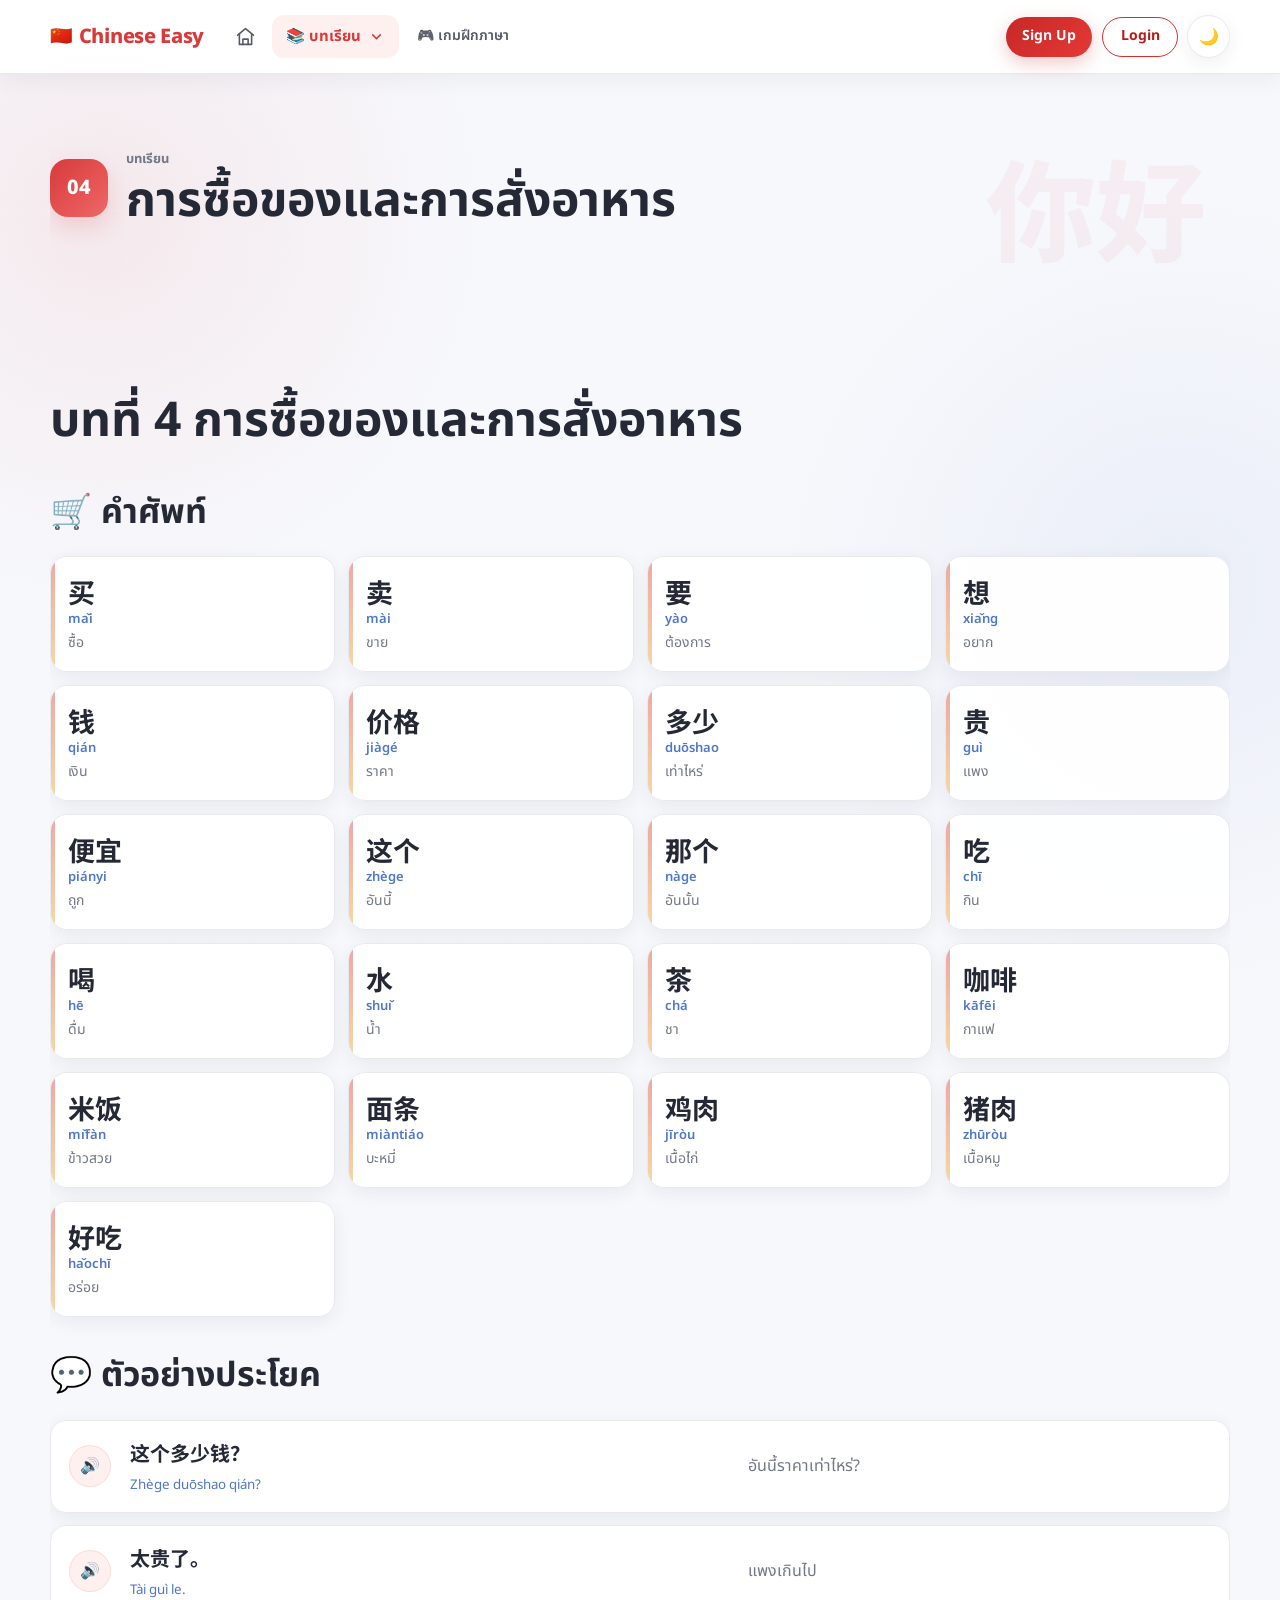
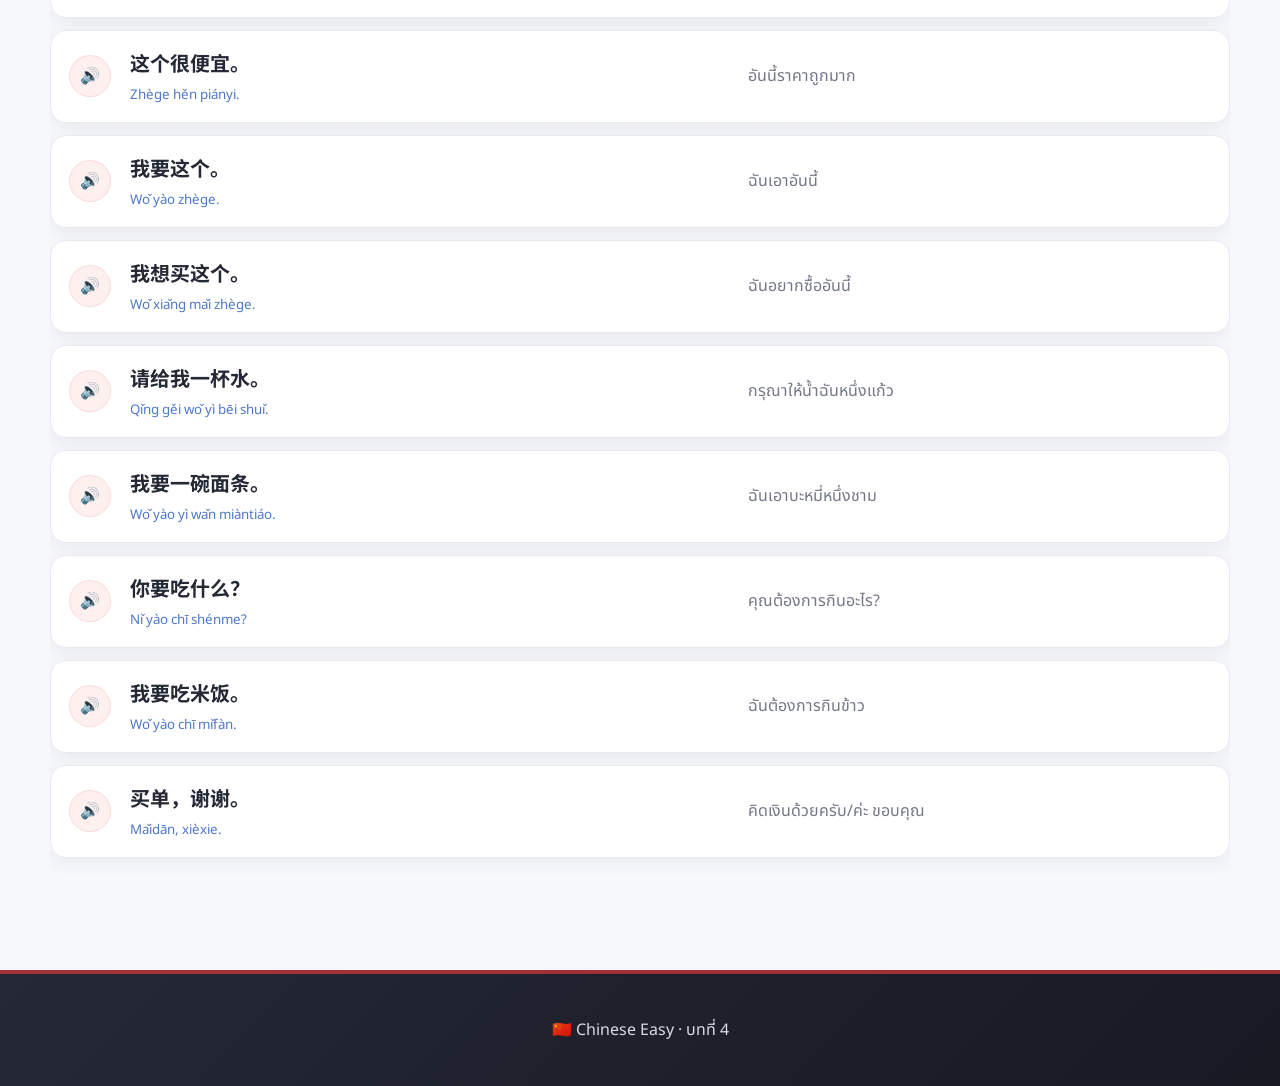
<file: บท4.html>
<!DOCTYPE html>
<html lang="th">
<head>
<meta charset="UTF-8">
<meta name="viewport" content="width=device-width, initial-scale=1.0">
<title>บทที่ 4 - Chinese Easy</title>
<link rel="stylesheet" href="style.css">
</head>

<body>

<header class="site-header">
    <div class="logo">
        <span class="logo-flag">🇨🇳</span>
        <span>Chinese Easy</span>
    </div>

    <nav class="nav-main" aria-label="เมนูหลัก">
        <a href="index.html"
           class="home-icon"
           title="Home"
           aria-label="Home">
            <svg viewBox="0 0 24 24" aria-hidden="true">
                <path d="M3 10.5L12 3l9 7.5"></path>
                <path d="M5 9.5V21h14V9.5"></path>
                <path d="M9 21v-6h6v6"></path>
            </svg>
        </a>

        <div class="nav-dropdown">
            <button class="dropdown-btn active"
                    type="button"
                    aria-haspopup="true"
                    aria-expanded="false">
                <span>📚 บทเรียน</span>
                <svg class="arrow-icon" viewBox="0 0 24 24" aria-hidden="true">
                    <path d="M6 9l6 6 6-6"></path>
                </svg>
            </button>

            <div class="dropdown-menu">
                <a href="บท1.html" class="lesson-menu-item">
                    <span class="lesson-icon">🔤</span>
                    <span>
                        <strong>บทที่ 1</strong>
                        <small>พื้นฐานภาษาจีนและการทักทาย</small>
                    </span>
                </a>
                <a href="บท2.html" class="lesson-menu-item">
                    <span class="lesson-icon">🔢</span>
                    <span>
                        <strong>บทที่ 2</strong>
                        <small>ตัวเลข เวลา และวันที่</small>
                    </span>
                </a>
                <a href="บท3.html" class="lesson-menu-item">
                    <span class="lesson-icon">👨‍👩‍👧‍👦</span>
                    <span>
                        <strong>บทที่ 3</strong>
                        <small>ครอบครัวและชีวิตประจำวัน</small>
                    </span>
                </a>
                <a href="บท4.html" class="lesson-menu-item current">
                    <span class="lesson-icon">🛒</span>
                    <span>
                        <strong>บทที่ 4</strong>
                        <small>การซื้อของและการสั่งอาหาร</small>
                    </span>
                </a>
                <a href="บท5.html" class="lesson-menu-item">
                    <span class="lesson-icon">🚆</span>
                    <span>
                        <strong>บทที่ 5</strong>
                        <small>การเดินทางและการถามทาง</small>
                    </span>
                </a>
            </div>
        </div>

        <a href="chinese-lesson-game.html"
           class="nav-link">
            🎮 เกมฝึกภาษา
        </a>
    </nav>

    <div class="top-actions navbar-actions">
        <div id="userArea"></div>
        <button id="themeToggle"
                class="theme-toggle"
                type="button"
                aria-label="เปลี่ยนธีม">🌙</button>
    </div>
</header>

<main>

<section class="lesson-head">

    <div class="title">
        <span>04</span>

        <div>
            <small>บทเรียน</small>
            <h1>การซื้อของและการสั่งอาหาร</h1>
        </div>
    </div>

</section>

<section class="section">

<h1>บทที่ 4 การซื้อของและการสั่งอาหาร</h1>

<h2>🛒 คำศัพท์</h2>

<div class="vocab-grid">

<button onclick="speak('买')">
<strong>买</strong><small>mǎi</small><span>ซื้อ</span>
</button>

<button onclick="speak('卖')">
<strong>卖</strong><small>mài</small><span>ขาย</span>
</button>

<button onclick="speak('要')">
<strong>要</strong><small>yào</small><span>ต้องการ</span>
</button>

<button onclick="speak('想')">
<strong>想</strong><small>xiǎng</small><span>อยาก</span>
</button>

<button onclick="speak('钱')">
<strong>钱</strong><small>qián</small><span>เงิน</span>
</button>

<button onclick="speak('价格')">
<strong>价格</strong><small>jiàgé</small><span>ราคา</span>
</button>

<button onclick="speak('多少')">
<strong>多少</strong><small>duōshao</small><span>เท่าไหร่</span>
</button>

<button onclick="speak('贵')">
<strong>贵</strong><small>guì</small><span>แพง</span>
</button>

<button onclick="speak('便宜')">
<strong>便宜</strong><small>piányi</small><span>ถูก</span>
</button>

<button onclick="speak('这个')">
<strong>这个</strong><small>zhège</small><span>อันนี้</span>
</button>

<button onclick="speak('那个')">
<strong>那个</strong><small>nàge</small><span>อันนั้น</span>
</button>

<button onclick="speak('吃')">
<strong>吃</strong><small>chī</small><span>กิน</span>
</button>

<button onclick="speak('喝')">
<strong>喝</strong><small>hē</small><span>ดื่ม</span>
</button>

<button onclick="speak('水')">
<strong>水</strong><small>shuǐ</small><span>น้ำ</span>
</button>

<button onclick="speak('茶')">
<strong>茶</strong><small>chá</small><span>ชา</span>
</button>

<button onclick="speak('咖啡')">
<strong>咖啡</strong><small>kāfēi</small><span>กาแฟ</span>
</button>

<button onclick="speak('米饭')">
<strong>米饭</strong><small>mǐfàn</small><span>ข้าวสวย</span>
</button>

<button onclick="speak('面条')">
<strong>面条</strong><small>miàntiáo</small><span>บะหมี่</span>
</button>

<button onclick="speak('鸡肉')">
<strong>鸡肉</strong><small>jīròu</small><span>เนื้อไก่</span>
</button>

<button onclick="speak('猪肉')">
<strong>猪肉</strong><small>zhūròu</small><span>เนื้อหมู</span>
</button>

<button onclick="speak('好吃')">
<strong>好吃</strong><small>hǎochī</small><span>อร่อย</span>
</button>

</div>


<h2>💬 ตัวอย่างประโยค</h2>

<div class="sentences">

<div class="sentence">
<button onclick="speak('这个多少钱')">🔊</button>
<div>
<strong>这个多少钱？</strong>
<small>Zhège duōshao qián?</small>
</div>
<span>อันนี้ราคาเท่าไหร่?</span>
</div>

<div class="sentence">
<button onclick="speak('太贵了')">🔊</button>
<div>
<strong>太贵了。</strong>
<small>Tài guì le.</small>
</div>
<span>แพงเกินไป</span>
</div>

<div class="sentence">
<button onclick="speak('这个很便宜')">🔊</button>
<div>
<strong>这个很便宜。</strong>
<small>Zhège hěn piányi.</small>
</div>
<span>อันนี้ราคาถูกมาก</span>
</div>

<div class="sentence">
<button onclick="speak('我要这个')">🔊</button>
<div>
<strong>我要这个。</strong>
<small>Wǒ yào zhège.</small>
</div>
<span>ฉันเอาอันนี้</span>
</div>

<div class="sentence">
<button onclick="speak('我想买这个')">🔊</button>
<div>
<strong>我想买这个。</strong>
<small>Wǒ xiǎng mǎi zhège.</small>
</div>
<span>ฉันอยากซื้ออันนี้</span>
</div>

<div class="sentence">
<button onclick="speak('请给我一杯水')">🔊</button>
<div>
<strong>请给我一杯水。</strong>
<small>Qǐng gěi wǒ yì bēi shuǐ.</small>
</div>
<span>กรุณาให้น้ำฉันหนึ่งแก้ว</span>
</div>

<div class="sentence">
<button onclick="speak('我要一碗面条')">🔊</button>
<div>
<strong>我要一碗面条。</strong>
<small>Wǒ yào yì wǎn miàntiáo.</small>
</div>
<span>ฉันเอาบะหมี่หนึ่งชาม</span>
</div>

<div class="sentence">
<button onclick="speak('你要吃什么')">🔊</button>
<div>
<strong>你要吃什么？</strong>
<small>Nǐ yào chī shénme?</small>
</div>
<span>คุณต้องการกินอะไร?</span>
</div>

<div class="sentence">
<button onclick="speak('我要吃米饭')">🔊</button>
<div>
<strong>我要吃米饭。</strong>
<small>Wǒ yào chī mǐfàn.</small>
</div>
<span>ฉันต้องการกินข้าว</span>
</div>

<div class="sentence">
<button onclick="speak('买单谢谢')">🔊</button>
<div>
<strong>买单，谢谢。</strong>
<small>Mǎidān, xièxie.</small>
</div>
<span>คิดเงินด้วยครับ/ค่ะ ขอบคุณ</span>
</div>

</div>

</section>

</main>

<footer>🇨🇳 Chinese Easy · บทที่ 4</footer>
<script src="script.js"></script>
<script src="theme.js"></script>
<script src="auth.js"></script>
</body>
</html>
</file>
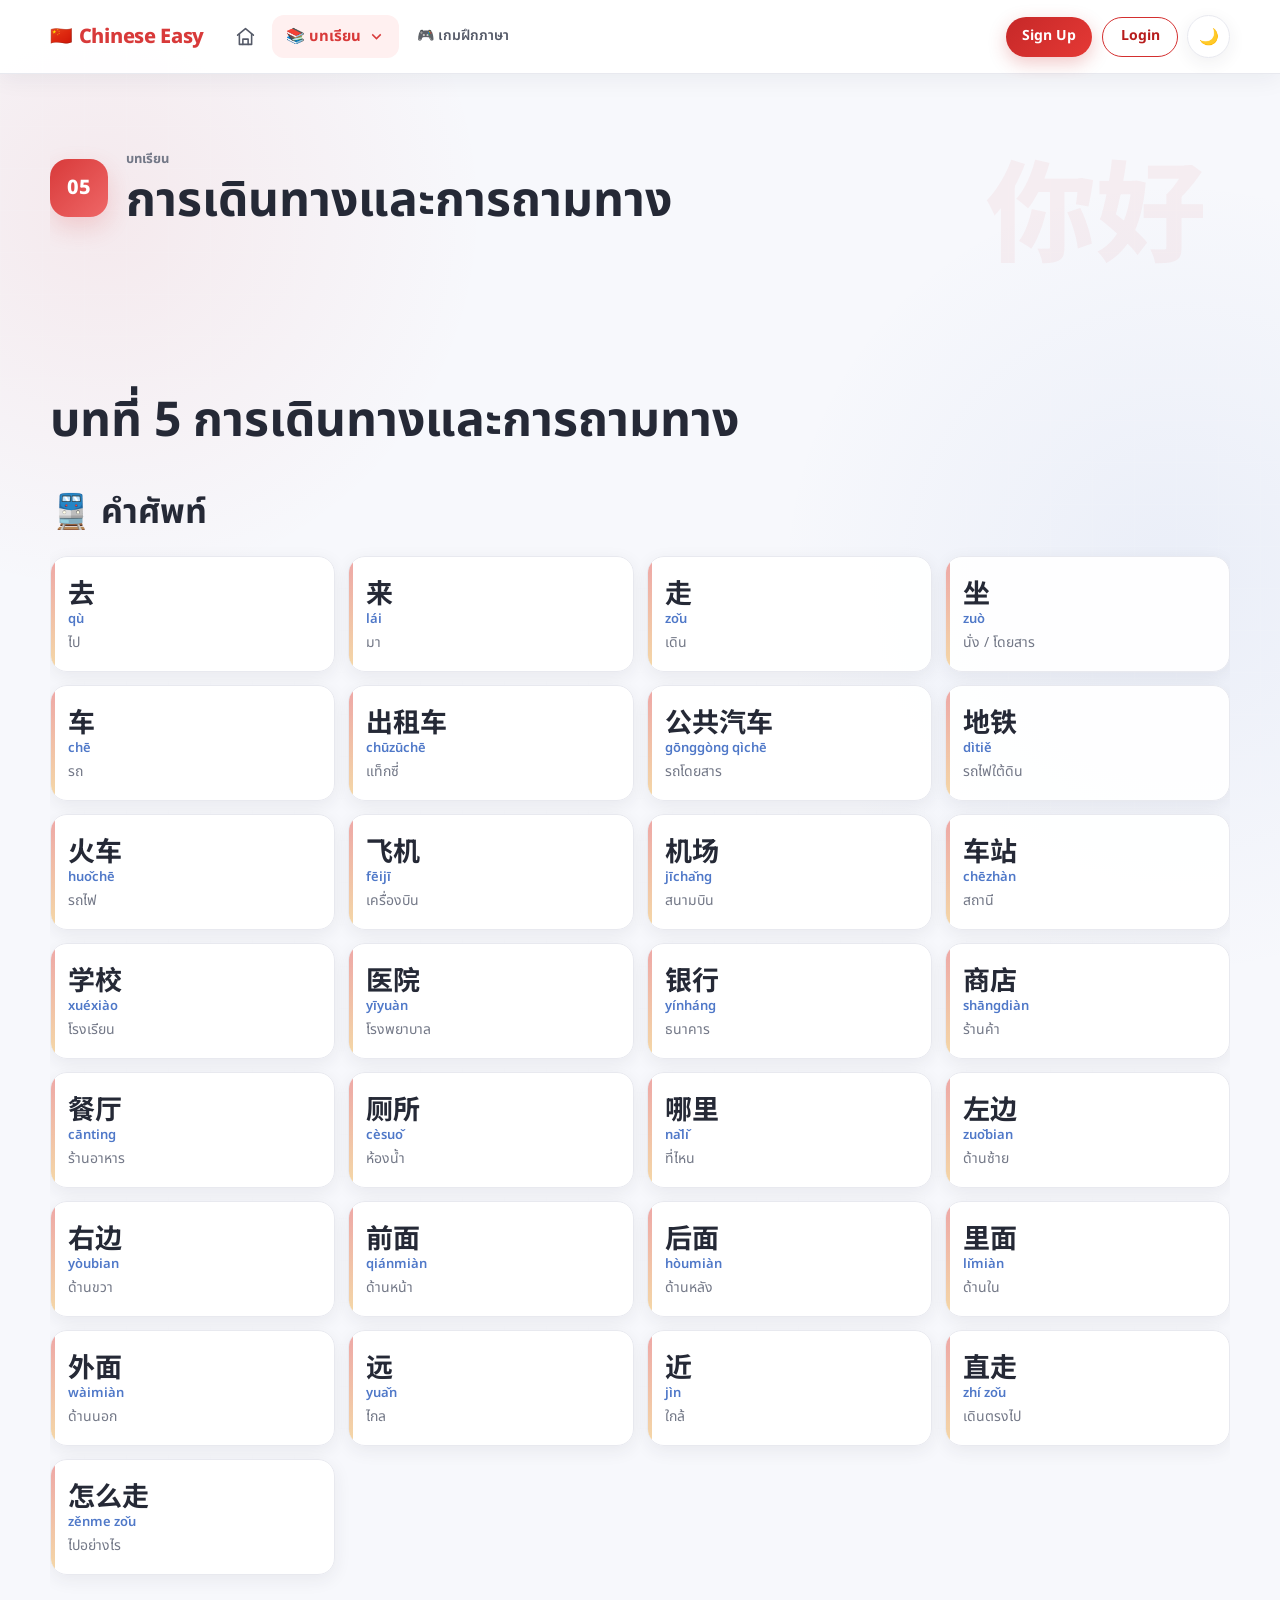
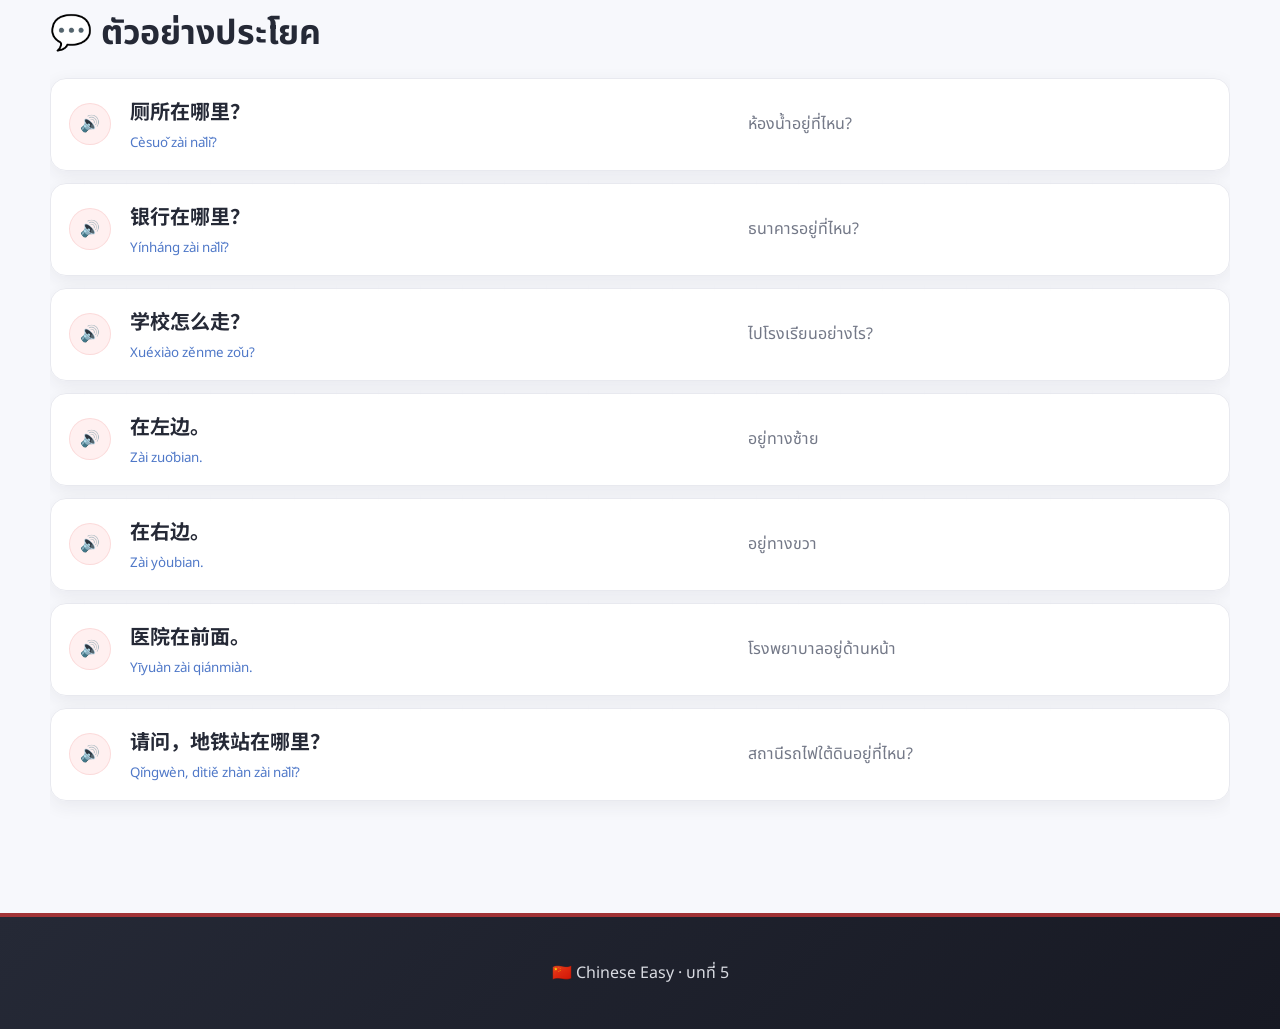
<file: บท5.html>
<!DOCTYPE html>
<html lang="th">
<head>
<meta charset="UTF-8">
<meta name="viewport" content="width=device-width, initial-scale=1.0">
<title>บทที่ 5 - Chinese Easy</title>
<link rel="stylesheet" href="style.css">
</head>

<body>

<header class="site-header">
    <div class="logo">
        <span class="logo-flag">🇨🇳</span>
        <span>Chinese Easy</span>
    </div>

    <nav class="nav-main" aria-label="เมนูหลัก">
        <a href="index.html"
           class="home-icon"
           title="Home"
           aria-label="Home">
            <svg viewBox="0 0 24 24" aria-hidden="true">
                <path d="M3 10.5L12 3l9 7.5"></path>
                <path d="M5 9.5V21h14V9.5"></path>
                <path d="M9 21v-6h6v6"></path>
            </svg>
        </a>

        <div class="nav-dropdown">
            <button class="dropdown-btn active"
                    type="button"
                    aria-haspopup="true"
                    aria-expanded="false">
                <span>📚 บทเรียน</span>
                <svg class="arrow-icon" viewBox="0 0 24 24" aria-hidden="true">
                    <path d="M6 9l6 6 6-6"></path>
                </svg>
            </button>

            <div class="dropdown-menu">
                <a href="บท1.html" class="lesson-menu-item">
                    <span class="lesson-icon">🔤</span>
                    <span>
                        <strong>บทที่ 1</strong>
                        <small>พื้นฐานภาษาจีนและการทักทาย</small>
                    </span>
                </a>
                <a href="บท2.html" class="lesson-menu-item">
                    <span class="lesson-icon">🔢</span>
                    <span>
                        <strong>บทที่ 2</strong>
                        <small>ตัวเลข เวลา และวันที่</small>
                    </span>
                </a>
                <a href="บท3.html" class="lesson-menu-item">
                    <span class="lesson-icon">👨‍👩‍👧‍👦</span>
                    <span>
                        <strong>บทที่ 3</strong>
                        <small>ครอบครัวและชีวิตประจำวัน</small>
                    </span>
                </a>
                <a href="บท4.html" class="lesson-menu-item">
                    <span class="lesson-icon">🛒</span>
                    <span>
                        <strong>บทที่ 4</strong>
                        <small>การซื้อของและการสั่งอาหาร</small>
                    </span>
                </a>
                <a href="บท5.html" class="lesson-menu-item current">
                    <span class="lesson-icon">🚆</span>
                    <span>
                        <strong>บทที่ 5</strong>
                        <small>การเดินทางและการถามทาง</small>
                    </span>
                </a>
            </div>
        </div>

        <a href="chinese-lesson-game.html"
           class="nav-link">
            🎮 เกมฝึกภาษา
        </a>
    </nav>

    <div class="top-actions navbar-actions">
        <div id="userArea"></div>
        <button id="themeToggle"
                class="theme-toggle"
                type="button"
                aria-label="เปลี่ยนธีม">🌙</button>
    </div>
</header>

<main>

<section class="lesson-head">

    <div class="title">
        <span>05</span>

        <div>
            <small>บทเรียน</small>
            <h1>การเดินทางและการถามทาง</h1>
        </div>
    </div>

</section>

<section class="section">

<h1>บทที่ 5 การเดินทางและการถามทาง</h1>

<h2>🚆 คำศัพท์</h2>

<div class="vocab-grid">

<button onclick="speak('去')">
<strong>去</strong><small>qù</small><span>ไป</span>
</button>

<button onclick="speak('来')">
<strong>来</strong><small>lái</small><span>มา</span>
</button>

<button onclick="speak('走')">
<strong>走</strong><small>zǒu</small><span>เดิน</span>
</button>

<button onclick="speak('坐')">
<strong>坐</strong><small>zuò</small><span>นั่ง / โดยสาร</span>
</button>

<button onclick="speak('车')">
<strong>车</strong><small>chē</small><span>รถ</span>
</button>

<button onclick="speak('出租车')">
<strong>出租车</strong><small>chūzūchē</small><span>แท็กซี่</span>
</button>

<button onclick="speak('公共汽车')">
<strong>公共汽车</strong><small>gōnggòng qìchē</small><span>รถโดยสาร</span>
</button>

<button onclick="speak('地铁')">
<strong>地铁</strong><small>dìtiě</small><span>รถไฟใต้ดิน</span>
</button>

<button onclick="speak('火车')">
<strong>火车</strong><small>huǒchē</small><span>รถไฟ</span>
</button>

<button onclick="speak('飞机')">
<strong>飞机</strong><small>fēijī</small><span>เครื่องบิน</span>
</button>

<button onclick="speak('机场')">
<strong>机场</strong><small>jīchǎng</small><span>สนามบิน</span>
</button>

<button onclick="speak('车站')">
<strong>车站</strong><small>chēzhàn</small><span>สถานี</span>
</button>

<button onclick="speak('学校')">
<strong>学校</strong><small>xuéxiào</small><span>โรงเรียน</span>
</button>

<button onclick="speak('医院')">
<strong>医院</strong><small>yīyuàn</small><span>โรงพยาบาล</span>
</button>

<button onclick="speak('银行')">
<strong>银行</strong><small>yínháng</small><span>ธนาคาร</span>
</button>

<button onclick="speak('商店')">
<strong>商店</strong><small>shāngdiàn</small><span>ร้านค้า</span>
</button>

<button onclick="speak('餐厅')">
<strong>餐厅</strong><small>cānting</small><span>ร้านอาหาร</span>
</button>

<button onclick="speak('厕所')">
<strong>厕所</strong><small>cèsuǒ</small><span>ห้องน้ำ</span>
</button>

<button onclick="speak('哪里')">
<strong>哪里</strong><small>nǎlǐ</small><span>ที่ไหน</span>
</button>

<button onclick="speak('左边')">
<strong>左边</strong><small>zuǒbian</small><span>ด้านซ้าย</span>
</button>

<button onclick="speak('右边')">
<strong>右边</strong><small>yòubian</small><span>ด้านขวา</span>
</button>

<button onclick="speak('前面')">
<strong>前面</strong><small>qiánmiàn</small><span>ด้านหน้า</span>
</button>

<button onclick="speak('后面')">
<strong>后面</strong><small>hòumiàn</small><span>ด้านหลัง</span>
</button>

<button onclick="speak('里面')">
<strong>里面</strong><small>lǐmiàn</small><span>ด้านใน</span>
</button>

<button onclick="speak('外面')">
<strong>外面</strong><small>wàimiàn</small><span>ด้านนอก</span>
</button>

<button onclick="speak('远')">
<strong>远</strong><small>yuǎn</small><span>ไกล</span>
</button>

<button onclick="speak('近')">
<strong>近</strong><small>jìn</small><span>ใกล้</span>
</button>

<button onclick="speak('直走')">
<strong>直走</strong><small>zhí zǒu</small><span>เดินตรงไป</span>
</button>

<button onclick="speak('怎么走')">
<strong>怎么走</strong><small>zěnme zǒu</small><span>ไปอย่างไร</span>
</button>

</div>


<h2>💬 ตัวอย่างประโยค</h2>

<div class="sentences">

<div class="sentence">
<button onclick="speak('厕所在哪里')">🔊</button>
<div>
<strong>厕所在哪里？</strong>
<small>Cèsuǒ zài nǎlǐ?</small>
</div>
<span>ห้องน้ำอยู่ที่ไหน?</span>
</div>

<div class="sentence">
<button onclick="speak('银行在哪里')">🔊</button>
<div>
<strong>银行在哪里？</strong>
<small>Yínháng zài nǎlǐ?</small>
</div>
<span>ธนาคารอยู่ที่ไหน?</span>
</div>

<div class="sentence">
<button onclick="speak('学校怎么走')">🔊</button>
<div>
<strong>学校怎么走？</strong>
<small>Xuéxiào zěnme zǒu?</small>
</div>
<span>ไปโรงเรียนอย่างไร?</span>
</div>

<div class="sentence">
<button onclick="speak('在左边')">🔊</button>
<div>
<strong>在左边。</strong>
<small>Zài zuǒbian.</small>
</div>
<span>อยู่ทางซ้าย</span>
</div>

<div class="sentence">
<button onclick="speak('在右边')">🔊</button>
<div>
<strong>在右边。</strong>
<small>Zài yòubian.</small>
</div>
<span>อยู่ทางขวา</span>
</div>

<div class="sentence">
<button onclick="speak('医院在前面')">🔊</button>
<div>
<strong>医院在前面。</strong>
<small>Yīyuàn zài qiánmiàn.</small>
</div>
<span>โรงพยาบาลอยู่ด้านหน้า</span>
</div>

<div class="sentence">
<button onclick="speak('请问地铁站在哪里')">🔊</button>
<div>
<strong>请问，地铁站在哪里？</strong>
<small>Qǐngwèn, dìtiě zhàn zài nǎlǐ?</small>
</div>
<span>สถานีรถไฟใต้ดินอยู่ที่ไหน?</span>
</div>

</div>

</section>

</main>

<footer>🇨🇳 Chinese Easy · บทที่ 5</footer>
<script src="script.js"></script>
<script src="theme.js"></script>
<script src="auth.js"></script>
</body>
</html>
</file>
<file: style.css>
/* =========================================================
   🇨🇳 CHINESE EASY — COMPLETE UI THEME
   ใช้ร่วมกันได้กับ Home / บท 1-5 / เกม
   ========================================================= */

@import url('https://fonts.googleapis.com/css2?family=Noto+Sans+Thai:wght@300;400;500;600;700;800&family=Noto+Sans+SC:wght@400;500;600;700;800&display=swap');

:root {
    --red: #d83a3a;
    --red-dark: #b8272f;
    --red-soft: #fff0f0;
    --gold: #e7a93b;
    --gold-soft: #fff7e5;
    --blue: #4f78c8;
    --green: #35a56a;

    --bg: #f7f8fc;
    --surface: rgba(255,255,255,.92);
    --surface-solid: #ffffff;
    --surface-soft: #fbfbfd;
    --text: #252936;
    --muted: #737887;
    --border: #e8e9ef;

    --shadow-sm: 0 5px 18px rgba(38, 42, 56, .07);
    --shadow-md: 0 14px 38px rgba(38, 42, 56, .10);
    --shadow-lg: 0 24px 70px rgba(38, 42, 56, .14);

    --radius-sm: 12px;
    --radius: 18px;
    --radius-lg: 28px;

    --container: 1180px;
    --nav-height: 72px;
}

* {
    box-sizing: border-box;
}

html {
    scroll-behavior: smooth;
    scroll-padding-top: 90px;
}

body {
    margin: 0;
    min-height: 100vh;
    font-family: "Noto Sans Thai", "Noto Sans SC", Arial, sans-serif;
    color: var(--text);
    background:
        radial-gradient(circle at 8% 8%, rgba(216,58,58,.08), transparent 24rem),
        radial-gradient(circle at 92% 22%, rgba(79,120,200,.08), transparent 25rem),
        var(--bg);
    line-height: 1.75;
    animation: pageIn .55s ease both;
}

body::before {
    content: "";
    position: fixed;
    inset: 0;
    pointer-events: none;
    z-index: -1;
    background-image:
        linear-gradient(rgba(255,255,255,.25) 1px, transparent 1px),
        linear-gradient(90deg, rgba(255,255,255,.25) 1px, transparent 1px);
    background-size: 42px 42px;
    opacity: .28;
}

button,
a {
    font-family: inherit;
}

button {
    font-size: inherit;
}

button:focus-visible,
a:focus-visible {
    outline: 3px solid rgba(216,58,58,.25);
    outline-offset: 3px;
}

/* =========================================================
   HEADER / NAVIGATION
   ========================================================= */

header,
.navbar {
    position: sticky;
    top: 0;
    z-index: 1000;
    min-height: var(--nav-height);
    display: flex;
    align-items: center;
    justify-content: space-between;
    gap: 18px;
    padding: 10px max(20px, calc((100% - var(--container)) / 2));
    background: rgba(255,255,255,.82);
    border-bottom: 1px solid rgba(232,233,239,.9);
    box-shadow: 0 5px 25px rgba(30,34,48,.05);
    backdrop-filter: blur(18px);
    -webkit-backdrop-filter: blur(18px);
}

.logo {
    display: inline-flex;
    align-items: center;
    gap: 8px;
    color: var(--red);
    font-size: 20px;
    font-weight: 800;
    white-space: nowrap;
    letter-spacing: -.3px;
}

nav {
    display: flex;
    align-items: center;
    gap: 5px;
    max-width: 100%;
    overflow-x: auto;
    scrollbar-width: none;
}

nav::-webkit-scrollbar {
    display: none;
}

nav a {
    position: relative;
    display: inline-flex;
    align-items: center;
    min-height: 42px;
    padding: 8px 12px;
    border-radius: 12px;
    color: #555a68;
    text-decoration: none;
    white-space: nowrap;
    font-size: 14px;
    font-weight: 600;
    transition: .25s ease;
}

nav a::after {
    content: "";
    position: absolute;
    left: 18%;
    right: 18%;
    bottom: 4px;
    height: 2px;
    border-radius: 99px;
    background: var(--red);
    transform: scaleX(0);
    transition: transform .25s ease;
}

nav a:hover {
    color: var(--red);
    background: var(--red-soft);
    transform: translateY(-2px);
}

nav a.active {
    color: var(--red);
    background: linear-gradient(135deg, #fff0f0, #fff8f8);
}

nav a.active::after,
nav a:hover::after {
    transform: scaleX(1);
}

.theme-toggle {
    flex: 0 0 auto;
    width: 43px;
    height: 43px;
    border: 1px solid var(--border);
    border-radius: 50%;
    background: var(--surface-solid);
    color: var(--text);
    cursor: pointer;
    box-shadow: var(--shadow-sm);
    transition: .3s ease;
}

.theme-toggle:hover {
    transform: rotate(12deg) scale(1.06);
    border-color: rgba(216,58,58,.35);
    box-shadow: var(--shadow-md);
}

/* เกมมี .fiber อยู่ใต้ navbar */
.fiber {
    height: 4px;
    background: linear-gradient(90deg, transparent, var(--red), var(--gold), var(--red), transparent);
    opacity: .65;
}

/* =========================================================
   GLOBAL CONTAINERS
   ========================================================= */

main,
.wrap {
    width: min(var(--container), calc(100% - 40px));
    margin-inline: auto;
}

main {
    overflow: hidden;
}

.section {
    padding: 72px 0;
}

.section + .section {
    border-top: 1px solid rgba(232,233,239,.7);
}

h1,
h2,
h3,
p {
    overflow-wrap: anywhere;
}

h1,
h2,
h3 {
    color: var(--text);
    line-height: 1.25;
}

h1 {
    font-size: clamp(30px, 4vw, 48px);
}

h2 {
    margin: 0 0 22px;
    font-size: clamp(24px, 3vw, 34px);
}

h3 {
    font-size: 20px;
}

p {
    color: var(--muted);
}

::selection {
    color: #fff;
    background: var(--red);
}

/* =========================================================
   HOME HERO
   ========================================================= */

.hero {
    position: relative;
    min-height: 620px;
    width: 100%;
    display: flex;
    align-items: center;
    justify-content: space-between;
    gap: 70px;
    padding: 90px max(20px, calc((100% - var(--container)) / 2));
    overflow: hidden;
    background:
        radial-gradient(circle at 78% 42%, rgba(216,58,58,.13), transparent 18rem),
        radial-gradient(circle at 92% 85%, rgba(231,169,59,.15), transparent 16rem),
        linear-gradient(135deg, #fff, #fff8f7 48%, #f5f7ff);
}

.hero::before,
.hero::after {
    content: "";
    position: absolute;
    border-radius: 50%;
    pointer-events: none;
}

.hero::before {
    width: 300px;
    height: 300px;
    left: -140px;
    bottom: -150px;
    background: rgba(216,58,58,.06);
}

.hero::after {
    width: 180px;
    height: 180px;
    right: 5%;
    top: 7%;
    border: 1px solid rgba(216,58,58,.12);
}

.hero > div:first-child {
    max-width: 650px;
    position: relative;
    z-index: 1;
    animation: slideRight .75s ease both;
}

.tag {
    display: inline-flex;
    align-items: center;
    gap: 7px;
    margin: 0 0 12px;
    padding: 7px 14px;
    border: 1px solid rgba(216,58,58,.13);
    border-radius: 99px;
    background: var(--red-soft);
    color: var(--red);
    font-size: 13px;
    font-weight: 800;
}

.hero h1 {
    margin: 8px 0 22px;
    font-size: clamp(42px, 7vw, 76px);
    letter-spacing: -2px;
}

.hero h1 span {
    color: var(--red);
    background: linear-gradient(90deg, var(--red), #ef6767);
    -webkit-background-clip: text;
    background-clip: text;
    color: transparent;
}

.hero p {
    max-width: 650px;
    margin: 0;
    font-size: 17px;
}

.btn {
    display: inline-flex;
    align-items: center;
    justify-content: center;
    margin-top: 28px;
    min-height: 50px;
    padding: 11px 22px;
    border-radius: 14px;
    color: #fff;
    background: linear-gradient(135deg, var(--red), #e95b5b);
    text-decoration: none;
    font-weight: 800;
    box-shadow: 0 12px 26px rgba(216,58,58,.22);
    transition: .25s ease;
}

.btn:hover {
    color: #fff;
    transform: translateY(-4px);
    box-shadow: 0 18px 32px rgba(216,58,58,.27);
}

.hero-box {
    position: relative;
    flex: 0 0 330px;
    width: 330px;
    height: 330px;
    display: flex;
    flex-direction: column;
    align-items: center;
    justify-content: center;
    border: 1px solid rgba(255,255,255,.85);
    border-radius: 38px;
    background: rgba(255,255,255,.72);
    box-shadow: var(--shadow-lg);
    backdrop-filter: blur(14px);
    color: var(--red);
    font-family: "Noto Sans SC", sans-serif;
    font-size: 78px;
    font-weight: 800;
    animation: popIn .8s ease both, float 4.5s ease-in-out 1s infinite;
}

.hero-box::before {
    content: "汉";
    position: absolute;
    right: 22px;
    top: 16px;
    color: rgba(216,58,58,.06);
    font-size: 105px;
}

.hero-box small {
    margin-top: -3px;
    color: var(--text);
    font-family: inherit;
    font-size: 20px;
    font-weight: 600;
}

.hero-box b {
    color: var(--muted);
    font-family: inherit;
    font-size: 16px;
}

.hero-box button,
.listen,
.sound-button {
    margin-top: 16px;
    border: 0;
    border-radius: 12px;
    padding: 10px 16px;
    color: #fff;
    background: var(--red);
    cursor: pointer;
    font-weight: 800;
    transition: .25s ease;
}

.hero-box button:hover,
.listen:hover,
.sound-button:hover {
    transform: translateY(-2px);
    background: var(--red-dark);
    box-shadow: 0 9px 20px rgba(216,58,58,.2);
}

/* =========================================================
   SECTION TITLES
   ========================================================= */

.title {
    display: flex;
    align-items: center;
    gap: 18px;
    margin-bottom: 28px;
}

.title > span {
    display: grid;
    place-items: center;
    flex: 0 0 58px;
    width: 58px;
    height: 58px;
    border-radius: 18px;
    color: #fff;
    background: linear-gradient(135deg, var(--red), #ef6767);
    box-shadow: 0 10px 24px rgba(216,58,58,.18);
    font-size: 20px;
    font-weight: 800;
}

.title h1,
.title h2 {
    margin: 0;
}

.title small {
    color: var(--muted);
    font-size: 13px;
    font-weight: 700;
}

/* =========================================================
   INITIALS / PINYIN
   ========================================================= */

.initial-grid {
    display: grid;
    grid-template-columns: repeat(8, minmax(0, 1fr));
    gap: 12px;
}

.initial-grid button {
    min-height: 100px;
    border: 1px solid var(--border);
    border-radius: 17px;
    background: var(--surface);
    color: var(--text);
    cursor: pointer;
    box-shadow: var(--shadow-sm);
    transition: .25s ease;
}

.initial-grid button:hover {
    border-color: rgba(216,58,58,.35);
    background: #fffafa;
    transform: translateY(-5px);
    box-shadow: var(--shadow-md);
}

.initial-grid strong {
    display: block;
    color: var(--red);
    font-size: 26px;
    line-height: 1.2;
}

.initial-grid small {
    color: var(--muted);
}

/* =========================================================
   GENERAL CARDS
   ========================================================= */

.cards {
    display: grid;
    grid-template-columns: repeat(3, minmax(0, 1fr));
    gap: 20px;
}

.card {
    padding: 26px;
    border: 1px solid var(--border);
    border-radius: var(--radius);
    background: var(--surface);
    box-shadow: var(--shadow-sm);
}

.card h3 {
    margin-top: 0;
}

.word {
    display: inline-flex;
    min-width: 70px;
    flex-direction: column;
    align-items: center;
    margin: 4px;
    padding: 10px 13px;
    border: 1px solid var(--border);
    border-radius: 13px;
    background: var(--surface-soft);
    font-family: "Noto Sans SC", sans-serif;
    font-size: 26px;
    font-weight: 700;
}

.word small,
.word b {
    display: block;
    font-family: "Noto Sans Thai", sans-serif;
    font-size: 12px;
}

.word small {
    color: var(--blue);
}

.word b {
    color: var(--muted);
    font-weight: 500;
}

.big-word {
    color: var(--red);
    font-family: "Noto Sans SC", sans-serif;
    font-size: 60px;
    font-weight: 800;
}

/* =========================================================
   VOCABULARY
   ========================================================= */

.vocab-grid {
    display: grid;
    grid-template-columns: repeat(4, minmax(0, 1fr));
    gap: 13px;
    margin-bottom: 38px;
}

.vocab-grid button {
    position: relative;
    min-height: 116px;
    padding: 17px;
    text-align: left;
    border: 1px solid var(--border);
    border-radius: 17px;
    background: var(--surface);
    color: var(--text);
    cursor: pointer;
    box-shadow: var(--shadow-sm);
    overflow: hidden;
    transition: .25s ease;
}

.vocab-grid button::before {
    content: "";
    position: absolute;
    inset: 0 auto 0 0;
    width: 4px;
    background: linear-gradient(var(--red), var(--gold));
    opacity: .45;
}

.vocab-grid button:hover {
    border-color: rgba(216,58,58,.28);
    transform: translateY(-5px);
    box-shadow: var(--shadow-md);
}

.vocab-grid strong {
    display: block;
    color: var(--text);
    font-family: "Noto Sans SC", sans-serif;
    font-size: 27px;
    line-height: 1.25;
}

.vocab-grid small {
    display: block;
    color: var(--blue);
    font-size: 13px;
    font-weight: 600;
}

.vocab-grid span {
    display: block;
    margin-top: 3px;
    color: var(--muted);
    font-size: 14px;
}

/* =========================================================
   LESSON LIST / HEAD
   ========================================================= */

.lesson-list {
    display: grid;
    grid-template-columns: repeat(5, minmax(0, 1fr));
    gap: 13px;
}

.lesson-list a {
    display: block;
    padding: 20px;
    border: 1px solid var(--border);
    border-radius: 17px;
    background: var(--surface);
    color: var(--text);
    text-decoration: none;
    box-shadow: var(--shadow-sm);
    transition: .25s ease;
}

.lesson-list a:hover {
    transform: translateY(-5px);
    border-color: rgba(216,58,58,.28);
    box-shadow: var(--shadow-md);
}

.lesson-list b,
.lesson-list span {
    display: block;
}

.lesson-list b {
    color: var(--red);
}

.lesson-list span {
    color: var(--muted);
    font-size: 14px;
}

.lesson-head {
    position: relative;
    padding: 70px 0 20px;
}

.lesson-head::after {
    content: "你好";
    position: absolute;
    right: 2%;
    top: 35px;
    color: rgba(216,58,58,.055);
    font-family: "Noto Sans SC", sans-serif;
    font-size: 110px;
    font-weight: 800;
    pointer-events: none;
}

.lesson-head .title {
    position: relative;
    z-index: 1;
}

/* =========================================================
   NUMBER GRID
   ========================================================= */

.number-grid {
    display: grid;
    grid-template-columns: repeat(10, minmax(0, 1fr));
    gap: 10px;
    margin-bottom: 45px;
}

.number-grid div {
    min-height: 92px;
    display: flex;
    flex-direction: column;
    justify-content: center;
    align-items: center;
    border: 1px solid var(--border);
    border-radius: 16px;
    background: var(--surface);
    color: var(--red);
    font-family: "Noto Sans SC", sans-serif;
    font-size: 31px;
    font-weight: 800;
    cursor: pointer;
    box-shadow: var(--shadow-sm);
    transition: .25s ease;
}

.number-grid div:hover {
    transform: translateY(-5px) scale(1.02);
    border-color: rgba(216,58,58,.3);
    box-shadow: var(--shadow-md);
}

.number-grid small,
.number-grid b {
    display: block;
    font-family: "Noto Sans Thai", sans-serif;
    font-size: 12px;
}

.number-grid small {
    color: var(--blue);
}

.number-grid b {
    color: var(--muted);
    font-weight: 500;
}

/* =========================================================
   SENTENCES
   ========================================================= */

.sentences {
    display: grid;
    gap: 12px;
}

.sentence {
    position: relative;
    display: grid;
    grid-template-columns: 46px minmax(0, 1.3fr) minmax(0, 1fr);
    align-items: center;
    gap: 15px;
    min-height: 82px;
    padding: 14px 18px;
    border: 1px solid var(--border);
    border-radius: 16px;
    background: var(--surface);
    box-shadow: var(--shadow-sm);
    transition: .25s ease;
}

.sentence:hover {
    transform: translateX(4px);
    border-color: rgba(216,58,58,.25);
    box-shadow: var(--shadow-md);
}

.sentence button {
    width: 42px;
    height: 42px;
    display: grid;
    place-items: center;
    border: 1px solid rgba(216,58,58,.12);
    border-radius: 50%;
    background: var(--red-soft);
    color: var(--red);
    cursor: pointer;
    transition: .2s ease;
}

.sentence button:hover {
    color: #fff;
    background: var(--red);
    transform: scale(1.08);
}

.sentence strong {
    display: block;
    color: var(--text);
    font-family: "Noto Sans SC", sans-serif;
    font-size: 20px;
}

.sentence small {
    color: var(--blue);
}

.sentence span {
    color: var(--muted);
}

/* =========================================================
   HOME VOWELS
   ========================================================= */

.vowel-section {
    position: relative;
}

.vowel-grid-home {
    display: grid;
    grid-template-columns: repeat(6, minmax(0, 1fr));
    gap: 14px;
}

.vowel-grid-home.compound {
    grid-template-columns: repeat(4, minmax(0, 1fr));
}

.vowel-card-home {
    min-height: 180px;
    padding: 18px;
    border: 1px solid var(--border);
    border-radius: 20px;
    background: var(--surface);
    cursor: pointer;
    box-shadow: var(--shadow-sm);
    transition: .28s ease;
}

.vowel-card-home:hover {
    transform: translateY(-7px);
    border-color: rgba(216,58,58,.28);
    box-shadow: var(--shadow-md);
}

.vowel-card-home strong {
    display: block;
    color: var(--red);
    font-size: 31px;
}

.vowel-card-home span {
    display: block;
    margin: 7px 0;
    color: var(--text);
    font-family: "Noto Sans SC", sans-serif;
    font-size: 40px;
    font-weight: 800;
}

.vowel-card-home small {
    display: block;
    min-height: 42px;
    color: var(--muted);
}

.vowel-card-home b {
    display: inline-flex;
    margin-top: 9px;
    padding: 6px 10px;
    border-radius: 9px;
    background: var(--red-soft);
    color: var(--red);
    font-size: 12px;
}

/* =========================================================
   FOOTER
   ========================================================= */

footer {
    margin-top: 40px;
    padding: 42px 20px;
    text-align: center;
    color: #d9dbe2;
    background: linear-gradient(135deg, #252936, #171923);
    border-top: 4px solid rgba(216,58,58,.7);
}

/* =========================================================
   GAME PAGE
   ========================================================= */

.wrap {
    padding-bottom: 60px;
}

.top {
    position: relative;
    display: flex;
    align-items: center;
    justify-content: space-between;
    gap: 20px;
    padding: 38px 0 24px;
    background: transparent;
    border: 0;
    box-shadow: none;
}

.brand {
    display: flex;
    flex-direction: column;
}

.brand .cn {
    color: var(--red);
    font-family: "Noto Sans SC", sans-serif;
    font-size: 34px;
    font-weight: 800;
    line-height: 1.2;
}

.brand .th {
    color: var(--muted);
    font-size: 14px;
}

.top-actions {
    display: flex;
    align-items: center;
    gap: 10px;
}

.sound-toggle,
.score-chip {
    min-height: 42px;
    border-radius: 12px;
    font-weight: 700;
}

.sound-toggle {
    padding: 8px 14px;
    border: 1px solid var(--border);
    background: var(--surface);
    color: var(--text);
    cursor: pointer;
    transition: .2s ease;
}

.sound-toggle:hover {
    transform: translateY(-2px);
    box-shadow: var(--shadow-sm);
}

.sound-toggle.muted {
    opacity: .7;
}

.score-chip {
    display: inline-flex;
    align-items: center;
    gap: 8px;
    padding: 8px 14px;
    border: 1px solid rgba(231,169,59,.25);
    background: var(--gold-soft);
    color: #8b641e;
}

.score-chip .dot {
    width: 9px;
    height: 9px;
    border-radius: 50%;
    background: var(--gold);
    box-shadow: 0 0 0 5px rgba(231,169,59,.12);
}

.screen {
    display: none;
    animation: screenIn .45s ease both;
}

.screen.active {
    display: block;
}

.intro {
    max-width: 850px;
    margin: 12px auto 30px;
    text-align: center;
    font-size: 16px;
}

.shelf {
    display: grid;
    grid-template-columns: repeat(2, minmax(0, 1fr));
    gap: 16px;
}

.chapter-card {
    position: relative;
    display: grid;
    grid-template-columns: 65px 1fr auto;
    align-items: center;
    gap: 16px;
    min-height: 120px;
    padding: 18px;
    border: 1px solid var(--border);
    border-radius: 20px;
    background: var(--surface);
    text-align: left;
    cursor: pointer;
    box-shadow: var(--shadow-sm);
    overflow: hidden;
    transition: .28s ease;
}

.chapter-card::after {
    content: "中";
    position: absolute;
    right: 15px;
    bottom: -25px;
    color: rgba(216,58,58,.055);
    font-family: "Noto Sans SC";
    font-size: 90px;
    font-weight: 800;
}

.chapter-card:hover {
    transform: translateY(-6px);
    border-color: rgba(216,58,58,.3);
    box-shadow: var(--shadow-md);
}

.chapter-num {
    display: grid;
    place-items: center;
    width: 58px;
    height: 58px;
    border-radius: 18px;
    color: #fff;
    background: linear-gradient(135deg, var(--red), #ed6868);
    font-size: 18px;
    font-weight: 800;
}

.chapter-info {
    min-width: 0;
}

.chapter-info .cn-title {
    color: var(--red);
    font-family: "Noto Sans SC";
    font-size: 18px;
    font-weight: 800;
}

.chapter-info .th-title {
    color: var(--muted);
}

.chapter-meta {
    color: #8b641e;
    background: var(--gold-soft);
    padding: 6px 10px;
    border-radius: 9px;
    font-size: 12px;
    font-weight: 700;
    white-space: nowrap;
}

.back-link {
    display: inline-flex;
    align-items: center;
    gap: 6px;
    margin: 15px 0 22px;
    padding: 8px 12px;
    border: 0;
    border-radius: 10px;
    background: transparent;
    color: var(--red);
    cursor: pointer;
    font-weight: 700;
    transition: .2s ease;
}

.back-link:hover {
    background: var(--red-soft);
    transform: translateX(-3px);
}

.lesson-hero {
    position: relative;
    padding: 38px;
    margin-bottom: 22px;
    border: 1px solid rgba(216,58,58,.13);
    border-radius: 25px;
    background:
        radial-gradient(circle at 85% 50%, rgba(216,58,58,.13), transparent 13rem),
        linear-gradient(135deg, #fff, #fff6f5);
    overflow: hidden;
}

.cn-title {
    color: var(--red);
    font-family: "Noto Sans SC";
    font-weight: 800;
}

.lesson-hero .cn-title {
    font-size: clamp(30px, 5vw, 50px);
}

.th-title {
    color: var(--muted);
    font-size: 17px;
}

.mode-grid {
    display: grid;
    grid-template-columns: repeat(2, minmax(0, 1fr));
    gap: 18px;
}

.mode-card {
    min-height: 200px;
    padding: 28px;
    text-align: left;
    border: 1px solid var(--border);
    border-radius: 22px;
    background: var(--surface);
    cursor: pointer;
    box-shadow: var(--shadow-sm);
    transition: .28s ease;
}

.mode-card:hover {
    transform: translateY(-7px);
    border-color: rgba(216,58,58,.3);
    box-shadow: var(--shadow-md);
}

.mode-card h3 {
    color: var(--red);
    margin-top: 0;
    font-size: 23px;
}

.quiz-top,
.match-top {
    display: flex;
    justify-content: space-between;
    gap: 15px;
    color: var(--muted);
    font-weight: 700;
}

.progress-track {
    width: 100%;
    height: 9px;
    margin: 12px 0 24px;
    border-radius: 99px;
    background: #e9eaf0;
    overflow: hidden;
}

.progress-fill {
    width: 0;
    height: 100%;
    border-radius: inherit;
    background: linear-gradient(90deg, var(--red), var(--gold));
    transition: width .35s ease;
}

.quiz-card {
    max-width: 760px;
    margin: 0 auto;
    padding: 38px 34px;
    text-align: center;
    border: 1px solid var(--border);
    border-radius: 27px;
    background: var(--surface);
    box-shadow: var(--shadow-lg);
}

.seal-stamp {
    display: grid;
    place-items: center;
    width: 52px;
    height: 52px;
    margin: 0 auto 12px;
    border: 3px solid var(--red);
    border-radius: 9px;
    color: var(--red);
    font-family: "Noto Sans SC";
    font-size: 24px;
    font-weight: 800;
    opacity: .35;
    transform: rotate(-8deg) scale(.8);
    transition: .35s ease;
}

.seal-stamp.show {
    opacity: 1;
    transform: rotate(-8deg) scale(1);
    box-shadow: 0 8px 25px rgba(216,58,58,.16);
}

.quiz-hanzi {
    color: var(--text);
    font-family: "Noto Sans SC";
    font-size: clamp(70px, 11vw, 110px);
    font-weight: 800;
    line-height: 1.1;
}

.quiz-pinyin {
    margin: 2px 0 15px;
    color: var(--blue);
    font-size: 21px;
    font-weight: 700;
}

.quiz-question-label {
    color: var(--muted);
    font-size: 14px;
}

.options {
    display: grid;
    grid-template-columns: repeat(2, minmax(0, 1fr));
    gap: 12px;
    margin-top: 18px;
}

.opt-btn {
    min-height: 58px;
    padding: 10px 14px;
    border: 1px solid var(--border);
    border-radius: 14px;
    background: var(--surface-solid);
    color: var(--text);
    cursor: pointer;
    font-weight: 700;
    transition: .22s ease;
}

.opt-btn:hover:not(:disabled) {
    color: var(--red);
    border-color: rgba(216,58,58,.3);
    background: var(--red-soft);
    transform: translateY(-3px);
}

.opt-btn:disabled {
    cursor: default;
}

.opt-btn.correct {
    color: #176b3a;
    border-color: #7acb99;
    background: #edf9f1;
    animation: answerPop .35s ease;
}

.opt-btn.wrong {
    color: #a51f1f;
    border-color: #e39a9a;
    background: #fff0f0;
    animation: shake .35s ease;
}

.quiz-next {
    justify-content: center;
    margin-top: 20px;
}

.primary,
.ghost {
    min-height: 46px;
    padding: 10px 18px;
    border: 0;
    border-radius: 13px;
    cursor: pointer;
    font-weight: 800;
    transition: .22s ease;
}

.primary {
    color: #fff;
    background: linear-gradient(135deg, var(--red), #e95b5b);
    box-shadow: 0 9px 22px rgba(216,58,58,.2);
}

.primary:hover {
    transform: translateY(-3px);
    box-shadow: 0 13px 28px rgba(216,58,58,.25);
}

.ghost {
    color: var(--text);
    background: #eef0f4;
}

.ghost:hover {
    background: #e3e5eb;
    transform: translateY(-2px);
}

.match-grid {
    width: min(800px, 100%);
    margin: 20px auto 0;
    display: grid;
    grid-template-columns: repeat(4, minmax(0, 1fr));
    gap: 14px;
    perspective: 1000px;
}

.match-grid .card {
    height: 150px;
    padding: 0;
    border: 0;
    background: transparent;
    cursor: pointer;
    box-shadow: none;
    perspective: 1000px;
}

.card-inner {
    position: relative;
    width: 100%;
    height: 100%;
    transform-style: preserve-3d;
    transition: transform .55s cubic-bezier(.2,.7,.2,1);
}

.card.flipped .card-inner,
.card.solved .card-inner {
    transform: rotateY(180deg);
}

.card-face {
    position: absolute;
    inset: 0;
    display: flex;
    flex-direction: column;
    justify-content: center;
    align-items: center;
    padding: 12px;
    text-align: center;
    border-radius: 18px;
    backface-visibility: hidden;
    -webkit-backface-visibility: hidden;
    border: 1px solid var(--border);
}

.card-back {
    background: linear-gradient(135deg, var(--red), var(--red-dark));
    color: #fff;
    box-shadow: 0 10px 24px rgba(216,58,58,.18);
}

.card-back::before {
    content: "汉";
    font-family: "Noto Sans SC";
    font-size: 46px;
    font-weight: 800;
    opacity: .9;
}

.card-front {
    transform: rotateY(180deg);
    background: var(--surface-solid);
    box-shadow: var(--shadow-md);
}

.card-front .hz {
    color: var(--red);
    font-family: "Noto Sans SC";
    font-size: 34px;
    font-weight: 800;
}

.card-front .sub {
    color: var(--blue);
    font-size: 12px;
}

.card-front .th {
    color: var(--text);
    font-size: 17px;
    font-weight: 700;
}

.result-card {
    max-width: 720px;
    margin: 35px auto;
    padding: 50px 30px;
    text-align: center;
    border: 1px solid var(--border);
    border-radius: 28px;
    background: var(--surface);
    box-shadow: var(--shadow-lg);
}

.result-card .big {
    color: var(--red);
    font-size: clamp(40px, 7vw, 70px);
    font-weight: 800;
}

.result-card .sub {
    color: var(--muted);
}

.seals-row {
    display: flex;
    flex-wrap: wrap;
    justify-content: center;
    gap: 7px;
    margin: 25px 0;
}

.seals-row .s {
    display: grid;
    place-items: center;
    width: 38px;
    height: 38px;
    border: 2px solid var(--red);
    border-radius: 8px;
    color: var(--red);
    font-family: "Noto Sans SC";
    font-weight: 800;
    animation: stampIn .45s ease both;
}

.seals-row .s.miss {
    opacity: .2;
    border-color: #999;
    color: #999;
}

.result-actions {
    display: flex;
    justify-content: center;
    flex-wrap: wrap;
    gap: 10px;
}

/* =========================================================
   DARK MODE
   ========================================================= */

body.dark-mode {
    --bg: #101217;
    --surface: rgba(25,28,36,.92);
    --surface-solid: #191c24;
    --surface-soft: #20242e;
    --text: #f0f1f5;
    --muted: #a5a9b5;
    --border: #303541;
    --red-soft: #321e21;
    --gold-soft: #332b1d;

    background:
        radial-gradient(circle at 8% 8%, rgba(216,58,58,.10), transparent 24rem),
        radial-gradient(circle at 92% 22%, rgba(79,120,200,.09), transparent 25rem),
        var(--bg);
}

body.dark-mode::before {
    opacity: .08;
}

body.dark-mode header,
body.dark-mode .navbar {
    background: rgba(17,19,25,.82);
    border-color: var(--border);
}

body.dark-mode nav a {
    color: #b9bdc8;
}

body.dark-mode nav a:hover,
body.dark-mode nav a.active {
    color: #ff7474;
    background: #2b1d20;
}

body.dark-mode .hero {
    background:
        radial-gradient(circle at 78% 42%, rgba(216,58,58,.13), transparent 18rem),
        linear-gradient(135deg, #14161c, #1b1c23 55%, #171b25);
}

body.dark-mode .hero-box,
body.dark-mode .lesson-hero {
    background: rgba(28,31,40,.86);
}

body.dark-mode .hero-box {
    border-color: #343844;
}

body.dark-mode .hero-box small,
body.dark-mode .hero-box b {
    color: var(--text);
}

body.dark-mode .initial-grid button,
body.dark-mode .card,
body.dark-mode .vocab-grid button,
body.dark-mode .lesson-list a,
body.dark-mode .number-grid div,
body.dark-mode .sentence,
body.dark-mode .vowel-card-home,
body.dark-mode .chapter-card,
body.dark-mode .mode-card,
body.dark-mode .quiz-card,
body.dark-mode .result-card,
body.dark-mode .sound-toggle {
    background: var(--surface);
    border-color: var(--border);
}

body.dark-mode .initial-grid button:hover,
body.dark-mode .vocab-grid button:hover,
body.dark-mode .lesson-list a:hover,
body.dark-mode .number-grid div:hover,
body.dark-mode .sentence:hover,
body.dark-mode .vowel-card-home:hover,
body.dark-mode .chapter-card:hover,
body.dark-mode .mode-card:hover {
    background: #20242d;
}

body.dark-mode .sentence button {
    background: #352125;
}

body.dark-mode .opt-btn {
    background: var(--surface-solid);
    border-color: var(--border);
    color: var(--text);
}

body.dark-mode .opt-btn:hover:not(:disabled) {
    background: #321e21;
}

body.dark-mode .ghost {
    background: #292d37;
    color: #e7e8ed;
}

body.dark-mode .progress-track {
    background: #2b2f39;
}

body.dark-mode .card-back {
    background: linear-gradient(135deg, #c52f38, #8d2027);
}

body.dark-mode .card-front {
    background: #1c2028;
}

body.dark-mode footer {
    background: #090a0e;
}

/* =========================================================
   RESPONSIVE
   ========================================================= */

@media (max-width: 1050px) {
    .initial-grid {
        grid-template-columns: repeat(6, minmax(0, 1fr));
    }

    .number-grid {
        grid-template-columns: repeat(5, minmax(0, 1fr));
    }

    .vowel-grid-home {
        grid-template-columns: repeat(3, minmax(0, 1fr));
    }

    .vowel-grid-home.compound {
        grid-template-columns: repeat(4, minmax(0, 1fr));
    }

    .vocab-grid {
        grid-template-columns: repeat(3, minmax(0, 1fr));
    }

    .hero {
        padding-top: 70px;
        padding-bottom: 70px;
    }
}

@media (max-width: 850px) {
    header,
    .navbar {
        align-items: flex-start;
        flex-direction: column;
        padding-top: 12px;
        padding-bottom: 12px;
    }

    nav {
        width: 100%;
    }

    .hero {
        min-height: auto;
        flex-direction: column;
        text-align: center;
    }

    .hero > div:first-child {
        max-width: 760px;
    }

    .hero p {
        margin-inline: auto;
    }

    .hero-box {
        flex-basis: 280px;
        width: 280px;
        height: 280px;
    }

    .cards {
        grid-template-columns: 1fr;
    }

    .lesson-list {
        grid-template-columns: repeat(2, minmax(0, 1fr));
    }

    .shelf,
    .mode-grid {
        grid-template-columns: 1fr;
    }

    .top {
        align-items: flex-start;
        flex-direction: column;
    }
}

@media (max-width: 650px) {
    main,
    .wrap {
        width: min(100% - 28px, var(--container));
    }

    .section {
        padding: 52px 0;
    }

    .hero {
        padding: 60px 20px;
        gap: 35px;
    }

    .hero h1 {
        font-size: clamp(39px, 13vw, 58px);
        letter-spacing: -1.5px;
    }

    .hero-box {
        flex-basis: 220px;
        width: 220px;
        height: 220px;
        font-size: 57px;
    }

    .title {
        align-items: flex-start;
    }

    .title > span {
        flex-basis: 48px;
        width: 48px;
        height: 48px;
        border-radius: 14px;
        font-size: 16px;
    }

    .initial-grid {
        grid-template-columns: repeat(3, minmax(0, 1fr));
    }

    .vocab-grid {
        grid-template-columns: repeat(2, minmax(0, 1fr));
    }

    .number-grid {
        grid-template-columns: repeat(5, minmax(0, 1fr));
    }

    .number-grid div {
        min-height: 80px;
        font-size: 25px;
    }

    .vowel-grid-home,
    .vowel-grid-home.compound {
        grid-template-columns: repeat(2, minmax(0, 1fr));
    }

    .lesson-list {
        grid-template-columns: 1fr;
    }

    .sentence {
        grid-template-columns: 43px 1fr;
    }

    .sentence span {
        grid-column: 2;
    }

    .chapter-card {
        grid-template-columns: 55px 1fr;
    }

    .chapter-meta {
        display: none;
    }

    .options {
        grid-template-columns: 1fr;
    }

    .match-grid {
        grid-template-columns: repeat(3, minmax(0, 1fr));
    }

    .match-grid .card {
        height: 125px;
    }

    .quiz-card {
        padding: 28px 18px;
    }

    .result-card {
        padding: 38px 18px;
    }
}

@media (max-width: 420px) {
    .initial-grid {
        grid-template-columns: repeat(2, minmax(0, 1fr));
    }

    .vocab-grid {
        grid-template-columns: 1fr;
    }

    .number-grid {
        grid-template-columns: repeat(3, minmax(0, 1fr));
    }

    .vowel-grid-home,
    .vowel-grid-home.compound {
        grid-template-columns: 1fr;
    }

    .match-grid {
        grid-template-columns: repeat(2, minmax(0, 1fr));
    }

    .top-actions {
        width: 100%;
        flex-wrap: wrap;
    }

    .brand .cn {
        font-size: 29px;
    }
}

/* =========================================================
   MOTION
   ========================================================= */

@keyframes pageIn {
    from { opacity: 0; transform: translateY(8px); }
    to { opacity: 1; transform: translateY(0); }
}

@keyframes screenIn {
    from { opacity: 0; transform: translateY(12px); }
    to { opacity: 1; transform: translateY(0); }
}

@keyframes slideRight {
    from { opacity: 0; transform: translateX(-28px); }
    to { opacity: 1; transform: translateX(0); }
}

@keyframes popIn {
    from { opacity: 0; transform: scale(.82); }
    to { opacity: 1; transform: scale(1); }
}

@keyframes float {
    0%, 100% { transform: translateY(0); }
    50% { transform: translateY(-10px); }
}

@keyframes answerPop {
    50% { transform: scale(1.035); }
}

@keyframes shake {
    25% { transform: translateX(-6px); }
    50% { transform: translateX(6px); }
    75% { transform: translateX(-3px); }
}

@keyframes stampIn {
    from { opacity: 0; transform: scale(.5) rotate(-12deg); }
    to { opacity: 1; transform: scale(1) rotate(-4deg); }
}

@media (prefers-reduced-motion: reduce) {
    *,
    *::before,
    *::after {
        scroll-behavior: auto !important;
        animation-duration: .01ms !important;
        animation-iteration-count: 1 !important;
        transition-duration: .01ms !important;
    }
}

/* =========================================
   AUTH BUTTONS
========================================= */

.auth-buttons {
    display: flex;
    align-items: center;
    gap: 10px;
    margin-right: 8px;
}

.auth-btn {
    position: relative;
    display: inline-flex;
    align-items: center;
    justify-content: center;

    min-width: 90px;
    height: 40px;
    padding: 0 18px;

    border-radius: 999px;

    font-size: 14px;
    font-weight: 700;
    text-decoration: none;

    transition:
        transform .25s ease,
        box-shadow .25s ease,
        background .25s ease,
        color .25s ease;

    overflow: hidden;
}

/* Shine Effect */
.auth-btn::before {
    content: "";
    position: absolute;

    top: 0;
    left: -100%;

    width: 60%;
    height: 100%;

    background: linear-gradient(
        90deg,
        transparent,
        rgba(255,255,255,.45),
        transparent
    );

    transform: skewX(-20deg);

    transition: left .5s ease;
}

.auth-btn:hover::before {
    left: 140%;
}

.auth-btn:hover {
    transform: translateY(-2px);
}

/* SIGN UP */

.signup-btn {
    background: linear-gradient(
        135deg,
        #c62828,
        #e53935
    );

    color: white;

    box-shadow:
        0 6px 18px rgba(198,40,40,.25);
}

.signup-btn:hover {
    box-shadow:
        0 10px 25px rgba(198,40,40,.35);
}

/* LOGIN */

.login-btn {
    background: transparent;

    color: #b71c1c;

    border: 1.5px solid #d32f2f;
}

.login-btn:hover {
    background: #d32f2f;
    color: white;

    box-shadow:
        0 8px 20px rgba(211,47,47,.25);
}


/* =========================================
   DARK MODE
========================================= */

body.dark-mode .login-btn {
    color: #ffb4a9;
    border-color: #ff796d;
}

body.dark-mode .login-btn:hover {
    background: #ff796d;
    color: #35100c;
}

body.dark-mode .signup-btn {
    box-shadow:
        0 6px 20px rgba(255,80,70,.2);
}


/* =========================================
   MOBILE
========================================= */

@media (max-width: 768px) {

    .auth-buttons {
        gap: 6px;
    }

    .auth-btn {
        min-width: auto;
        height: 36px;
        padding: 0 12px;

        font-size: 12px;
    }

}

@media (max-width: 520px) {

    .auth-buttons {
        gap: 5px;
    }

    .auth-btn {
        padding: 0 10px;
        font-size: 11px;
    }

    .login-btn,
    .signup-btn {
        min-width: 65px;
    }

}

.user-area,
.auth-buttons {
    display: flex;
    align-items: center;
    gap: 10px;
}

.user-welcome {
    padding: 8px 14px;

    border-radius: 999px;

    background: rgba(198, 40, 40, 0.08);

    color: #8e1b1b;

    font-size: 13px;
}

.user-welcome strong {
    color: #c62828;
}

.logout-btn {
    border: 1px solid #c62828;

    background: transparent;

    color: #c62828;

    padding: 8px 15px;

    border-radius: 999px;

    font-family: inherit;

    font-size: 13px;

    font-weight: 700;

    cursor: pointer;

    transition: .25s;
}

.logout-btn:hover {
    background: #c62828;

    color: white;

    transform: translateY(-2px);
}

/* Modern Home Icon */
.home-icon {
    width: 42px;
    height: 42px;

    display: inline-flex;
    align-items: center;
    justify-content: center;

    padding: 0 !important;
    border-radius: 12px;

    text-decoration: none;

    transition: all 0.25s ease;
}

.home-icon svg {
    width: 21px;
    height: 21px;

    fill: none;
    stroke: currentColor;
    stroke-width: 1.8;
    stroke-linecap: round;
    stroke-linejoin: round;

    transition: transform 0.25s ease;
}

.home-icon:hover {
    transform: translateY(-3px) scale(1.05);

    background: rgba(198, 40, 40, 0.1);

    box-shadow: 0 8px 20px rgba(198, 40, 40, 0.15);
}

.home-icon:hover svg {
    transform: scale(1.1);
}

.home-icon.active {
    color: #c62828;
    background: rgba(198, 40, 40, 0.1);
}

.home-icon:active {
    transform: scale(0.94);
}

/* =========================================
   LESSON DROPDOWN
========================================= */

.nav-dropdown {
    position: relative;
}

/* ปุ่ม บทเรียน */
.dropdown-btn {
    display: flex;
    align-items: center;
    gap: 8px;

    border: none;
    background: transparent;

    color: var(--text);
    font-family: inherit;
    font-size: 15px;
    font-weight: 700;

    padding: 10px 14px;
    border-radius: 12px;

    cursor: pointer;

    transition:
        background .25s ease,
        color .25s ease,
        transform .2s ease;
}

.dropdown-btn:hover {
    background: var(--theme-soft);
    color: var(--theme-primary);
}

.arrow-icon {
    width: 17px;
    height: 17px;

    fill: none;
    stroke: currentColor;
    stroke-width: 2;

    transition: transform .25s ease;
}


/* =========================================
   DROPDOWN MENU
========================================= */

.dropdown-menu {
    position: absolute;

    top: calc(100% + 10px);
    left: 0;

    width: 280px;

    padding: 10px;

    background: var(--surface-solid);

    border: 1px solid var(--border);
    border-radius: 18px;

    box-shadow:
        0 18px 45px rgba(0,0,0,.14);

    opacity: 0;
    visibility: hidden;

    transform:
        translateY(-8px)
        scale(.97);

    transform-origin: top left;

    transition:
        opacity .2s ease,
        transform .2s ease,
        visibility .2s ease;

    z-index: 9999;
}


/* เปิด Dropdown */

.nav-dropdown.open .dropdown-menu {
    opacity: 1;
    visibility: visible;

    transform:
        translateY(0)
        scale(1);
}

.nav-dropdown.open .arrow-icon {
    transform: rotate(180deg);
}


/* =========================================
   LESSON ITEM
========================================= */

.lesson-menu-item {
    display: flex;
    align-items: center;

    gap: 12px;

    padding: 12px;

    margin: 3px 0;

    border-radius: 14px;

    text-decoration: none;

    color: var(--text);

    transition:
        background .2s ease,
        transform .2s ease,
        color .2s ease;
}

.lesson-menu-item:hover {
    background: var(--theme-soft);

    color: var(--theme-primary);

    transform: translateX(4px);
}


/* ไอคอน */

.lesson-icon {
    width: 42px;
    height: 42px;

    display: flex;
    align-items: center;
    justify-content: center;

    flex-shrink: 0;

    border-radius: 12px;

    background:
        linear-gradient(
            135deg,
            var(--theme-primary),
            var(--theme-primary-2)
        );

    font-size: 20px;

    box-shadow:
        0 5px 14px var(--theme-glow);
}


/* ข้อความ */

.lesson-menu-item span:last-child {
    display: flex;
    flex-direction: column;

    gap: 3px;
}

.lesson-menu-item strong {
    font-size: 14px;
}

.lesson-menu-item small {
    color: var(--muted);

    font-size: 12px;
    line-height: 1.3;
}


/* =========================================
   MOBILE
========================================= */

@media (max-width: 768px) {

    .dropdown-menu {
        left: 50%;
        transform:
            translateX(-50%)
            translateY(-8px)
            scale(.97);

        width: min(280px, 90vw);
    }

    .nav-dropdown.open .dropdown-menu {
        transform:
            translateX(-50%)
            translateY(0)
            scale(1);
    }

}

/* =========================================
   FIX NAVBAR USER AREA
========================================= */

.navbar {
    display: flex;
    align-items: center;
    gap: 14px;
    min-height: 72px;
}

/* Home */
.home-icon {
    flex-shrink: 0;
}

/* Dropdown */
.nav-dropdown {
    flex-shrink: 0;
}

/* Game menu */
.nav-link {
    flex-shrink: 0;
}

/* =========================================
   USER AREA
========================================= */

.top-actions {
    margin-left: auto;

    display: flex;
    align-items: center;
    justify-content: flex-end;

    gap: 10px;

    flex-shrink: 0;
}

#userArea {
    display: flex;
    align-items: center;
    gap: 10px;

    white-space: nowrap;
}

/* ชื่อผู้ใช้ */

.user-greeting {
    display: flex;
    align-items: center;
    gap: 6px;

    padding: 9px 14px;

    border-radius: 999px;

    background: var(--theme-soft);

    color: var(--theme-primary);

    font-size: 13px;
    font-weight: 600;

    white-space: nowrap;
}

/* Logout */

.logout-btn {
    display: inline-flex;
    align-items: center;
    justify-content: center;

    height: 38px;
    padding: 0 16px;

    border-radius: 999px;

    border: 1px solid var(--theme-primary);

    background: transparent;

    color: var(--theme-primary);

    font-family: inherit;
    font-size: 13px;
    font-weight: 700;

    cursor: pointer;

    white-space: nowrap;

    transition:
        background .2s ease,
        color .2s ease,
        transform .2s ease;
}

.logout-btn:hover {
    background: var(--theme-primary);
    color: white;

    transform: translateY(-2px);
}


/* =========================================
   SIGN UP / LOGIN
========================================= */

.auth-buttons {
    display: flex;
    align-items: center;
    gap: 10px;

    white-space: nowrap;
}


/* =========================================
   MOBILE
========================================= */

@media (max-width: 900px) {

    .navbar {
        gap: 8px;
    }

    .top-actions {
        gap: 6px;
    }

    .user-greeting {
        padding: 8px 10px;
    }

    .logout-btn {
        padding: 0 12px;
    }

}

@media (max-width: 700px) {

    .user-greeting {
        display: none;
    }

    #userArea {
        gap: 6px;
    }

}

/* =========================================================
   NAVBAR FINAL FIX
   แก้เมนูซ้อน / User area / Dropdown
   ========================================================= */

.site-header {
    position: sticky;
    top: 0;
    z-index: 2000;
    min-height: var(--nav-height);
    width: 100%;
    display: flex;
    align-items: center;
    gap: 18px;
    padding: 10px max(20px, calc((100% - var(--container)) / 2));
    background: rgba(255,255,255,.88);
    border-bottom: 1px solid rgba(232,233,239,.9);
    box-shadow: 0 5px 25px rgba(30,34,48,.05);
    backdrop-filter: blur(18px);
    -webkit-backdrop-filter: blur(18px);
}

.site-header .logo {
    flex: 0 0 auto;
}

.nav-main {
    min-width: 0;
    flex: 1 1 auto;
    display: flex;
    align-items: center;
    gap: 5px;
    overflow: visible;
}

.nav-main > a,
.nav-main > .nav-dropdown {
    flex: 0 0 auto;
}

.nav-main > a:not(.home-icon),
.nav-main .dropdown-btn {
    min-height: 42px;
}

.nav-main .home-icon {
    flex: 0 0 42px;
}

.nav-main .dropdown-btn {
    position: relative;
}

.nav-main .dropdown-btn.active {
    color: var(--red);
    background: var(--red-soft);
}

.nav-dropdown {
    position: relative;
    flex: 0 0 auto;
    overflow: visible;
}

.dropdown-menu {
    z-index: 5000;
}

.lesson-menu-item.current {
    background: var(--red-soft);
    color: var(--red);
}

.lesson-menu-item.current small {
    color: var(--muted);
}

.navbar-actions {
    margin-left: auto;
    flex: 0 0 auto;
    display: flex;
    align-items: center;
    justify-content: flex-end;
    gap: 10px;
    min-width: max-content;
}

#userArea {
    display: flex;
    align-items: center;
    gap: 9px;
    min-width: 0;
}

#userArea .auth-buttons {
    display: flex;
    align-items: center;
    gap: 10px;
    margin: 0;
}

.user-welcome {
    display: inline-flex;
    align-items: center;
    gap: 5px;
    max-width: 210px;
    padding: 8px 13px;
    border-radius: 999px;
    background: var(--red-soft);
    color: var(--red-dark);
    font-size: 13px;
    font-weight: 600;
    white-space: nowrap;
    overflow: hidden;
    text-overflow: ellipsis;
}

.user-welcome strong {
    color: var(--red);
    max-width: 105px;
    overflow: hidden;
    text-overflow: ellipsis;
}

.navbar-actions .auth-btn {
    min-width: 80px;
    height: 40px;
    padding: 0 16px;
}

.navbar-actions .signup-btn {
    background: linear-gradient(135deg, #c62828, #e53935);
    color: #fff;
}

.navbar-actions .login-btn {
    background: transparent;
    color: #b71c1c;
    border: 1.5px solid #d32f2f;
}

.navbar-actions .logout-btn {
    height: 38px;
    padding: 0 15px;
    border: 1px solid var(--red);
    border-radius: 999px;
    background: transparent;
    color: var(--red);
    font-family: inherit;
    font-size: 13px;
    font-weight: 700;
    cursor: pointer;
    white-space: nowrap;
    transition: .2s ease;
}

.navbar-actions .logout-btn:hover {
    background: var(--red);
    color: #fff;
    transform: translateY(-2px);
}

.navbar-actions .theme-toggle {
    flex: 0 0 43px;
    width: 43px;
    height: 43px;
    margin: 0;
}

/* Override old navbar rules so they cannot squeeze the user area */
.site-header nav {
    overflow: visible;
}

.site-header a::after {
    pointer-events: none;
}

@media (max-width: 1050px) {
    .site-header {
        gap: 10px;
    }

    .site-header .logo {
        font-size: 17px;
    }

    .nav-main {
        gap: 2px;
    }

    .nav-main a:not(.home-icon),
    .nav-main .dropdown-btn {
        padding-left: 9px;
        padding-right: 9px;
        font-size: 13px;
    }

    .navbar-actions .auth-btn {
        min-width: 70px;
        padding: 0 11px;
        font-size: 12px;
    }

    .user-welcome {
        max-width: 165px;
    }
}

@media (max-width: 850px) {
    .site-header {
        flex-wrap: wrap;
        padding-top: 9px;
        padding-bottom: 9px;
    }

    .site-header .logo {
        width: auto;
    }

    .nav-main {
        order: 3;
        width: 100%;
        flex-basis: 100%;
        overflow-x: auto;
        overflow-y: visible;
        padding-bottom: 2px;
    }

    .navbar-actions {
        margin-left: auto;
    }

    .dropdown-menu {
        position: fixed;
        top: 75px;
        left: 50%;
        transform: translateX(-50%) translateY(-8px) scale(.97);
        width: min(300px, calc(100vw - 28px));
    }

    .nav-dropdown.open .dropdown-menu {
        transform: translateX(-50%) translateY(0) scale(1);
    }
}

@media (max-width: 560px) {
    .site-header {
        gap: 7px;
    }

    .site-header .logo {
        font-size: 15px;
    }

    .navbar-actions {
        gap: 5px;
    }

    .navbar-actions .auth-btn {
        min-width: 62px;
        height: 36px;
        padding: 0 9px;
        font-size: 11px;
    }

    .user-welcome {
        display: none;
    }

    .navbar-actions .logout-btn {
        height: 36px;
        padding: 0 10px;
        font-size: 11px;
    }

    .navbar-actions .theme-toggle {
        width: 38px;
        height: 38px;
    }
}

/* ---------- Page transition ---------- */
body.page-exit {
    opacity: 0;
    transform: translateY(5px);
    transition: opacity .18s ease, transform .18s ease;
}


/* =========================================================
   FINAL HEADER / NAVBAR CONSISTENCY FIX
   ========================================================= */

.site-header {
    position: sticky;
    top: 0;
    z-index: 5000;

    width: 100%;
    min-height: 74px;
    box-sizing: border-box;

    display: flex;
    align-items: center;
    gap: 20px;

    padding: 10px max(24px, calc((100% - var(--container)) / 2));

    background: rgba(255,255,255,.94);
    border-bottom: 1px solid var(--border);
    box-shadow: 0 5px 24px rgba(25,30,45,.06);

    backdrop-filter: blur(16px);
    -webkit-backdrop-filter: blur(16px);
}

/* มีโลโก้เพียง 1 จุด */
.site-header > .logo {
    display: inline-flex;
    align-items: center;
    gap: 7px;

    flex: 0 0 auto;
    width: auto;
    margin: 0;
    padding: 0;

    color: var(--red);
    font-size: 20px;
    font-weight: 800;
    line-height: 1;
    white-space: nowrap;
}

.site-header > .logo .logo-flag {
    font-size: 18px;
    line-height: 1;
}

.nav-main {
    display: flex;
    align-items: center;
    gap: 6px;

    flex: 1 1 auto;
    min-width: 0;

    margin: 0;
    padding: 0;
    overflow: visible;
}

.nav-main > * {
    flex: 0 0 auto;
}

.nav-main .home-icon {
    width: 43px;
    height: 43px;
    margin: 0;
}

.nav-main .dropdown-btn,
.nav-main > .nav-link {
    height: 43px;
    box-sizing: border-box;
    margin: 0;
}

.nav-main .dropdown-btn {
    display: inline-flex;
    align-items: center;
    gap: 7px;
    white-space: nowrap;
}

.nav-main > .nav-link {
    display: inline-flex;
    align-items: center;
    white-space: nowrap;
}

.nav-main .dropdown-btn.active,
.nav-main > .nav-link.active {
    color: var(--red);
    background: var(--red-soft);
}

/* ห้าม dropdown เปิดค้างจาก HTML */
.nav-dropdown {
    position: relative;
    z-index: 5100;
}

.nav-dropdown.open .dropdown-menu {
    opacity: 1;
    visibility: visible;
    transform: translateY(0) scale(1);
}

.nav-dropdown.open .arrow-icon {
    transform: rotate(180deg);
}

/* User + theme อยู่ขวาสุด */
.site-header > .top-actions {
    flex: 0 0 auto;
    margin: 0 0 0 auto;
    padding: 0;

    display: flex;
    align-items: center;
    justify-content: flex-end;
    gap: 9px;

    min-width: max-content;
}

.site-header #userArea {
    display: flex;
    align-items: center;
    gap: 9px;
    min-width: 0;
}

.site-header .user-welcome {
    display: inline-flex;
    align-items: center;
    gap: 5px;

    max-width: 190px;
    padding: 8px 13px;

    border-radius: 999px;
    background: var(--red-soft);
    color: var(--red-dark);

    font-size: 13px;
    font-weight: 600;
    line-height: 1;
    white-space: nowrap;
    overflow: hidden;
}

.site-header .user-welcome strong {
    max-width: 100px;
    overflow: hidden;
    text-overflow: ellipsis;
    white-space: nowrap;
}

.site-header .auth-buttons {
    display: flex;
    align-items: center;
    gap: 9px;
    margin: 0;
}

.site-header .auth-btn {
    height: 40px;
    min-width: 76px;
    box-sizing: border-box;
    margin: 0;
}

.site-header .logout-btn {
    height: 38px;
    box-sizing: border-box;
    padding: 0 15px;

    border: 1px solid var(--red);
    border-radius: 999px;

    background: transparent;
    color: var(--red);

    font-family: inherit;
    font-size: 13px;
    font-weight: 700;
    white-space: nowrap;

    cursor: pointer;
}

.site-header .logout-btn:hover {
    background: var(--red);
    color: #fff;
}

.site-header .theme-toggle {
    width: 43px;
    height: 43px;
    min-width: 43px;
    margin: 0;
}

/* ป้องกัน header เดิมจากไฟล์เก่ามีผล */
.site-header header {
    display: contents;
}

/* Responsive */
@media (max-width: 1050px) {
    .site-header {
        gap: 12px;
        padding-left: 18px;
        padding-right: 18px;
    }

    .site-header > .logo {
        font-size: 17px;
    }

    .nav-main {
        gap: 3px;
    }

    .nav-main .dropdown-btn,
    .nav-main > .nav-link {
        padding-left: 9px;
        padding-right: 9px;
        font-size: 13px;
    }

    .site-header .auth-btn {
        min-width: 66px;
        padding-left: 10px;
        padding-right: 10px;
        font-size: 12px;
    }

    .site-header .user-welcome {
        max-width: 150px;
    }
}

@media (max-width: 820px) {
    .site-header {
        min-height: auto;
        flex-wrap: wrap;
        gap: 7px;
        padding-top: 9px;
        padding-bottom: 9px;
    }

    .site-header > .logo {
        font-size: 17px;
    }

    .site-header > .top-actions {
        margin-left: auto;
    }

    .nav-main {
        order: 3;
        flex-basis: 100%;
        width: 100%;
        overflow-x: auto;
        overflow-y: visible;
        padding-bottom: 2px;
    }

    .dropdown-menu {
        position: fixed !important;
        top: 75px !important;
        left: 50% !important;
        width: min(300px, calc(100vw - 24px)) !important;

        transform: translateX(-50%) translateY(-8px) scale(.97) !important;
    }

    .nav-dropdown.open .dropdown-menu {
        transform: translateX(-50%) translateY(0) scale(1) !important;
    }
}

@media (max-width: 560px) {
    .site-header > .logo {
        font-size: 15px;
    }

    .site-header > .logo .logo-flag {
        font-size: 15px;
    }

    .site-header .user-welcome {
        display: none;
    }

    .site-header .auth-btn {
        min-width: 60px;
        height: 36px;
        padding: 0 8px;
        font-size: 11px;
    }

    .site-header .logout-btn {
        height: 36px;
        padding: 0 10px;
        font-size: 11px;
    }

    .site-header .theme-toggle {
        width: 38px;
        height: 38px;
        min-width: 38px;
    }
}
</file>
<file: auth.css>
/* =========================================
   CHINESE LEARNING AUTH
========================================= */

@import url(
    'https://fonts.googleapis.com/css2?family=Noto+Sans+Thai:wght@300;400;500;600;700;800&family=Noto+Sans+SC:wght@400;500;600;700;800&display=swap'
);

* {
    margin: 0;
    padding: 0;
    box-sizing: border-box;
}

:root {

    --red: #c62828;
    --red-dark: #8e1b1b;
    --red-light: #ef5350;

    --gold: #d4a72c;
    --gold-light: #f5d77a;

    --cream: #fffaf0;
    --white: #ffffff;

    --text: #3a2525;
    --muted: #8b7777;

    --border: rgba(198, 40, 40, .15);

    --shadow:
        0 25px 70px rgba(100, 20, 20, .18);
}

body {

    min-height: 100vh;

    font-family:
        "Noto Sans Thai",
        "Noto Sans SC",
        sans-serif;

    color: var(--text);

    background:
        radial-gradient(
            circle at 10% 20%,
            rgba(212,167,44,.18),
            transparent 30%
        ),

        radial-gradient(
            circle at 90% 80%,
            rgba(198,40,40,.15),
            transparent 35%
        ),

        linear-gradient(
            135deg,
            #fffaf0,
            #fff1e8
        );

    overflow-x: hidden;
}


/* =========================================
   CHINESE BACKGROUND
========================================= */

.chinese-bg {

    position: fixed;

    inset: 0;

    overflow: hidden;

    pointer-events: none;

    z-index: 0;
}

.chinese-bg span {

    position: absolute;

    font-family:
        "Noto Sans SC",
        sans-serif;

    font-size: clamp(
        80px,
        12vw,
        180px
    );

    font-weight: 800;

    color: rgba(
        198,
        40,
        40,
        .035
    );

    animation:
        floatChinese 12s
        ease-in-out
        infinite;
}

.chinese-bg span:nth-child(1) {
    left: 3%;
    top: 10%;
}

.chinese-bg span:nth-child(2) {
    right: 5%;
    top: 5%;
    animation-delay: 2s;
}

.chinese-bg span:nth-child(3) {
    left: 12%;
    bottom: 5%;
    animation-delay: 4s;
}

.chinese-bg span:nth-child(4) {
    right: 15%;
    bottom: 10%;
    animation-delay: 1s;
}

.chinese-bg span:nth-child(5) {
    left: 45%;
    top: 8%;
    animation-delay: 3s;
}

.chinese-bg span:nth-child(6) {
    right: 40%;
    bottom: 3%;
    animation-delay: 5s;
}

@keyframes floatChinese {

    0%,
    100% {
        transform:
            translateY(0)
            rotate(0deg);
    }

    50% {
        transform:
            translateY(-25px)
            rotate(4deg);
    }
}


/* =========================================
   LANTERNS
========================================= */

.lantern {

    position: fixed;

    font-size: 55px;

    z-index: 1;

    pointer-events: none;

    filter:
        drop-shadow(
            0 8px 15px
            rgba(198,40,40,.2)
        );

    animation:
        lanternFloat
        4s
        ease-in-out
        infinite;
}

.lantern-1 {
    left: 5%;
    top: 20%;
}

.lantern-2 {
    right: 6%;
    top: 30%;
    animation-delay: 1.5s;
}

.lantern-3 {
    right: 12%;
    bottom: 8%;
    font-size: 42px;
    animation-delay: 2.5s;
}

@keyframes lanternFloat {

    0%,
    100% {
        transform:
            translateY(0)
            rotate(-3deg);
    }

    50% {
        transform:
            translateY(-18px)
            rotate(3deg);
    }
}


/* =========================================
   MAIN
========================================= */

.auth-container {

    position: relative;

    z-index: 5;

    min-height: 100vh;

    display: flex;

    align-items: center;

    justify-content: center;

    padding: 50px 20px;
}


/* =========================================
   CARD
========================================= */

.auth-card {

    width: 100%;

    max-width: 470px;

    padding: 38px;

    background:
        rgba(255,255,255,.88);

    border:
        1px solid
        rgba(255,255,255,.8);

    border-radius: 30px;

    box-shadow: var(--shadow);

    backdrop-filter:
        blur(20px);

    animation:
        cardEnter
        .7s
        cubic-bezier(.2,.8,.2,1);

    position: relative;

    overflow: hidden;
}

.auth-card::before {

    content: "";

    position: absolute;

    top: 0;
    left: 0;

    width: 100%;
    height: 5px;

    background:
        linear-gradient(
            90deg,
            var(--red),
            var(--gold),
            var(--red)
        );
}

@keyframes cardEnter {

    from {
        opacity: 0;

        transform:
            translateY(40px)
            scale(.95);
    }

    to {
        opacity: 1;

        transform:
            translateY(0)
            scale(1);
    }
}


/* =========================================
   LOGO
========================================= */

.auth-logo {

    text-align: center;

    margin-bottom: 30px;
}

.logo-circle {

    width: 70px;
    height: 70px;

    margin: auto;

    display: flex;

    align-items: center;
    justify-content: center;

    border-radius: 22px;

    background:
        linear-gradient(
            135deg,
            var(--red),
            var(--red-light)
        );

    color: white;

    font-family:
        "Noto Sans SC",
        sans-serif;

    font-size: 35px;

    font-weight: 800;

    box-shadow:
        0 12px 30px
        rgba(198,40,40,.28);

    animation:
        logoFloat
        3s
        ease-in-out
        infinite;
}

@keyframes logoFloat {

    0%,
    100% {
        transform: translateY(0);
    }

    50% {
        transform: translateY(-6px);
    }
}

.auth-logo h1 {

    margin-top: 14px;

    font-size: 25px;

    font-weight: 800;

    color: var(--red-dark);
}

.auth-logo p {

    margin-top: 3px;

    font-family:
        "Noto Sans SC",
        sans-serif;

    font-size: 13px;

    color: var(--muted);
}


/* =========================================
   TITLE
========================================= */

.auth-title {

    display: flex;

    align-items: center;

    gap: 13px;

    margin-bottom: 25px;

    padding: 15px;

    border-radius: 18px;

    background:
        linear-gradient(
            135deg,
            rgba(198,40,40,.07),
            rgba(212,167,44,.08)
        );
}

.title-icon {

    font-size: 38px;

    animation:
        pandaBounce
        2s
        ease-in-out
        infinite;
}

@keyframes pandaBounce {

    0%,
    100% {
        transform: translateY(0);
    }

    50% {
        transform: translateY(-5px);
    }
}

.auth-title h2 {

    font-size: 19px;

    color: var(--red-dark);

    margin-bottom: 2px;
}

.auth-title p {

    font-size: 12px;

    color: var(--muted);
}


/* =========================================
   INPUT
========================================= */

.input-group {

    margin-bottom: 18px;
}

.input-group label {

    display: block;

    margin-bottom: 7px;

    font-size: 13px;

    font-weight: 700;

    color: #5d4444;
}

.input-box {

    display: flex;

    align-items: center;

    position: relative;

    height: 50px;

    border:
        1.5px solid
        var(--border);

    border-radius: 14px;

    background:
        rgba(255,255,255,.8);

    transition:
        border .25s ease,
        box-shadow .25s ease,
        transform .25s ease;
}

.input-box:focus-within {

    border-color:
        var(--red-light);

    box-shadow:
        0 0 0 4px
        rgba(239,83,80,.1);

    transform:
        translateY(-1px);
}

.input-icon {

    width: 45px;

    text-align: center;

    font-size: 17px;
}

.input-box input {

    width: 100%;

    height: 100%;

    border: none;

    outline: none;

    background: transparent;

    color: var(--text);

    font-family: inherit;

    font-size: 14px;

    padding-right: 45px;
}

.input-box input::placeholder {

    color: #b8a7a7;
}


/* =========================================
   PASSWORD
========================================= */

.password-toggle {

    position: absolute;

    right: 10px;

    width: 35px;
    height: 35px;

    border: none;

    background: transparent;

    cursor: pointer;

    border-radius: 10px;

    transition:
        background .2s ease,
        transform .2s ease;
}

.password-toggle:hover {

    background:
        rgba(198,40,40,.08);

    transform: scale(1.08);
}


/* =========================================
   FORM OPTIONS
========================================= */

.form-options {

    display: flex;

    justify-content: space-between;

    align-items: center;

    margin: 8px 0 20px;

    font-size: 12px;
}

.remember {

    display: flex;

    align-items: center;

    gap: 6px;

    cursor: pointer;
}

.remember input,
.terms input {

    accent-color:
        var(--red);

    cursor: pointer;
}

.form-options a {

    color: var(--red);

    text-decoration: none;

    font-weight: 600;
}

.form-options a:hover {

    text-decoration: underline;
}


/* =========================================
   TERMS
========================================= */

.terms {

    display: flex;

    align-items: flex-start;

    gap: 8px;

    margin: 4px 0 20px;

    font-size: 12px;

    color: var(--muted);

    cursor: pointer;
}


/* =========================================
   SUBMIT
========================================= */

.auth-submit {

    width: 100%;

    height: 52px;

    border: none;

    border-radius: 15px;

    cursor: pointer;

    display: flex;

    align-items: center;

    justify-content: center;

    gap: 12px;

    color: white;

    font-family: inherit;

    font-size: 15px;

    font-weight: 800;

    background:
        linear-gradient(
            135deg,
            var(--red),
            #e53935
        );

    box-shadow:
        0 10px 25px
        rgba(198,40,40,.25);

    position: relative;

    overflow: hidden;

    transition:
        transform .25s ease,
        box-shadow .25s ease;
}

.auth-submit::before {

    content: "";

    position: absolute;

    top: 0;

    left: -100%;

    width: 60%;

    height: 100%;

    background:
        linear-gradient(
            90deg,
            transparent,
            rgba(255,255,255,.35),
            transparent
        );

    transform: skewX(-20deg);

    transition:
        left .6s ease;
}

.auth-submit:hover::before {

    left: 140%;
}

.auth-submit:hover {

    transform:
        translateY(-3px);

    box-shadow:
        0 15px 30px
        rgba(198,40,40,.32);
}

.auth-submit:active {

    transform:
        translateY(0)
        scale(.98);
}

.button-arrow {

    font-size: 20px;

    transition:
        transform .25s ease;
}

.auth-submit:hover .button-arrow {

    transform:
        translateX(5px);
}


/* =========================================
   DIVIDER
========================================= */

.divider {

    display: flex;

    align-items: center;

    gap: 12px;

    margin: 25px 0;

    color: #b6a2a2;

    font-size: 12px;
}

.divider::before,
.divider::after {

    content: "";

    flex: 1;

    height: 1px;

    background:
        #eadcdc;
}


/* =========================================
   SWITCH AUTH
========================================= */

.switch-auth {

    text-align: center;

    font-size: 13px;

    color: var(--muted);
}

.switch-auth a {

    color: var(--red);

    font-weight: 800;

    text-decoration: none;

    transition:
        color .2s ease;
}

.switch-auth a:hover {

    color: var(--red-dark);

    text-decoration: underline;
}


/* =========================================
   HOME
========================================= */

.home-link {

    display: block;

    text-align: center;

    margin-top: 22px;

    color: #947f7f;

    text-decoration: none;

    font-size: 12px;

    transition:
        color .2s ease,
        transform .2s ease;
}

.home-link:hover {

    color: var(--red);

    transform:
        translateX(-3px);
}


/* =========================================
   TOAST
========================================= */

.toast {

    position: fixed;

    left: 50%;

    bottom: 30px;

    transform:
        translate(-50%, 100px);

    padding: 13px 22px;

    border-radius: 999px;

    background:
        #3a2525;

    color: white;

    font-size: 13px;

    box-shadow:
        0 10px 30px
        rgba(0,0,0,.2);

    z-index: 100;

    opacity: 0;

    transition:
        all .35s ease;
}

.toast.show {

    opacity: 1;

    transform:
        translate(-50%, 0);
}


/* =========================================
   DARK MODE
========================================= */

body.dark-mode {

    --cream: #171111;

    --white: #241818;

    --text: #f8eaea;

    --muted: #bba5a5;

    background:
        radial-gradient(
            circle at 10% 20%,
            rgba(198,40,40,.16),
            transparent 30%
        ),

        linear-gradient(
            135deg,
            #171111,
            #241414
        );
}

body.dark-mode .auth-card {

    background:
        rgba(36,24,24,.92);

    border-color:
        rgba(255,255,255,.05);
}

body.dark-mode .auth-logo h1,
body.dark-mode .auth-title h2 {

    color:
        #ffb3aa;
}

body.dark-mode .input-group label {

    color:
        #e3cccc;
}

body.dark-mode .input-box {

    background:
        rgba(255,255,255,.04);

    border-color:
        rgba(255,255,255,.1);
}

body.dark-mode .input-box input {

    color: white;
}

body.dark-mode .divider::before,
body.dark-mode .divider::after {

    background:
        rgba(255,255,255,.1);
}


/* =========================================
   MOBILE
========================================= */

@media (max-width: 600px) {

    .auth-container {

        padding:
            25px 15px;
    }

    .auth-card {

        padding: 27px 20px;

        border-radius: 24px;
    }

    .lantern {

        font-size: 35px;
    }

    .lantern-1 {

        left: 2%;
    }

    .lantern-2 {

        right: 2%;
    }

    .auth-logo h1 {

        font-size: 22px;
    }

    .auth-title h2 {

        font-size: 16px;
    }

    .auth-title p {

        font-size: 11px;
    }

}

@media (max-width: 380px) {

    .auth-card {

        padding: 22px 16px;
    }

    .form-options {

        font-size: 11px;
    }

}


/* =========================================
   ACCESSIBILITY
========================================= */

@media (prefers-reduced-motion: reduce) {

    *,
    *::before,
    *::after {

        animation-duration:
            .01ms !important;

        animation-iteration-count:
            1 !important;

        transition-duration:
            .01ms !important;
    }
}

/* Auth page safety / responsive */
.auth-btn {
    box-sizing: border-box;
}

#toast {
    z-index: 9999;
}
</file>
